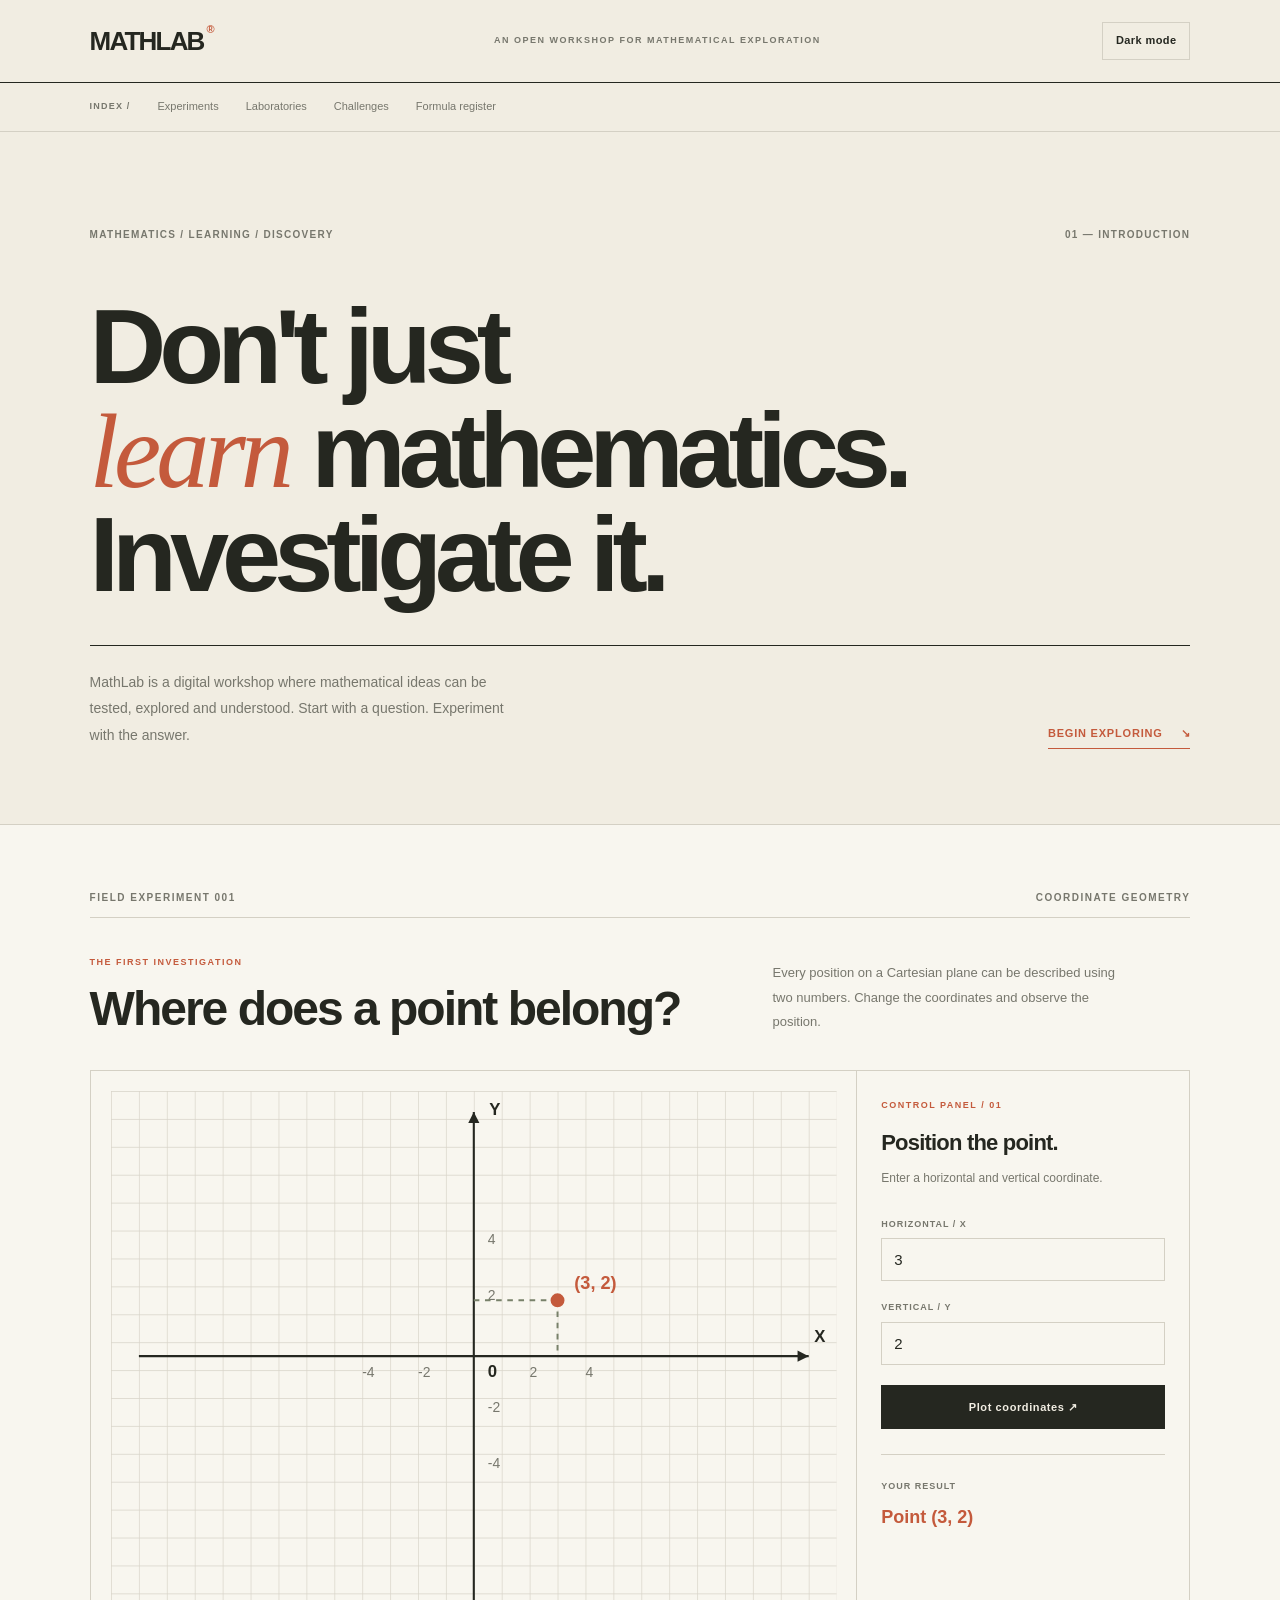
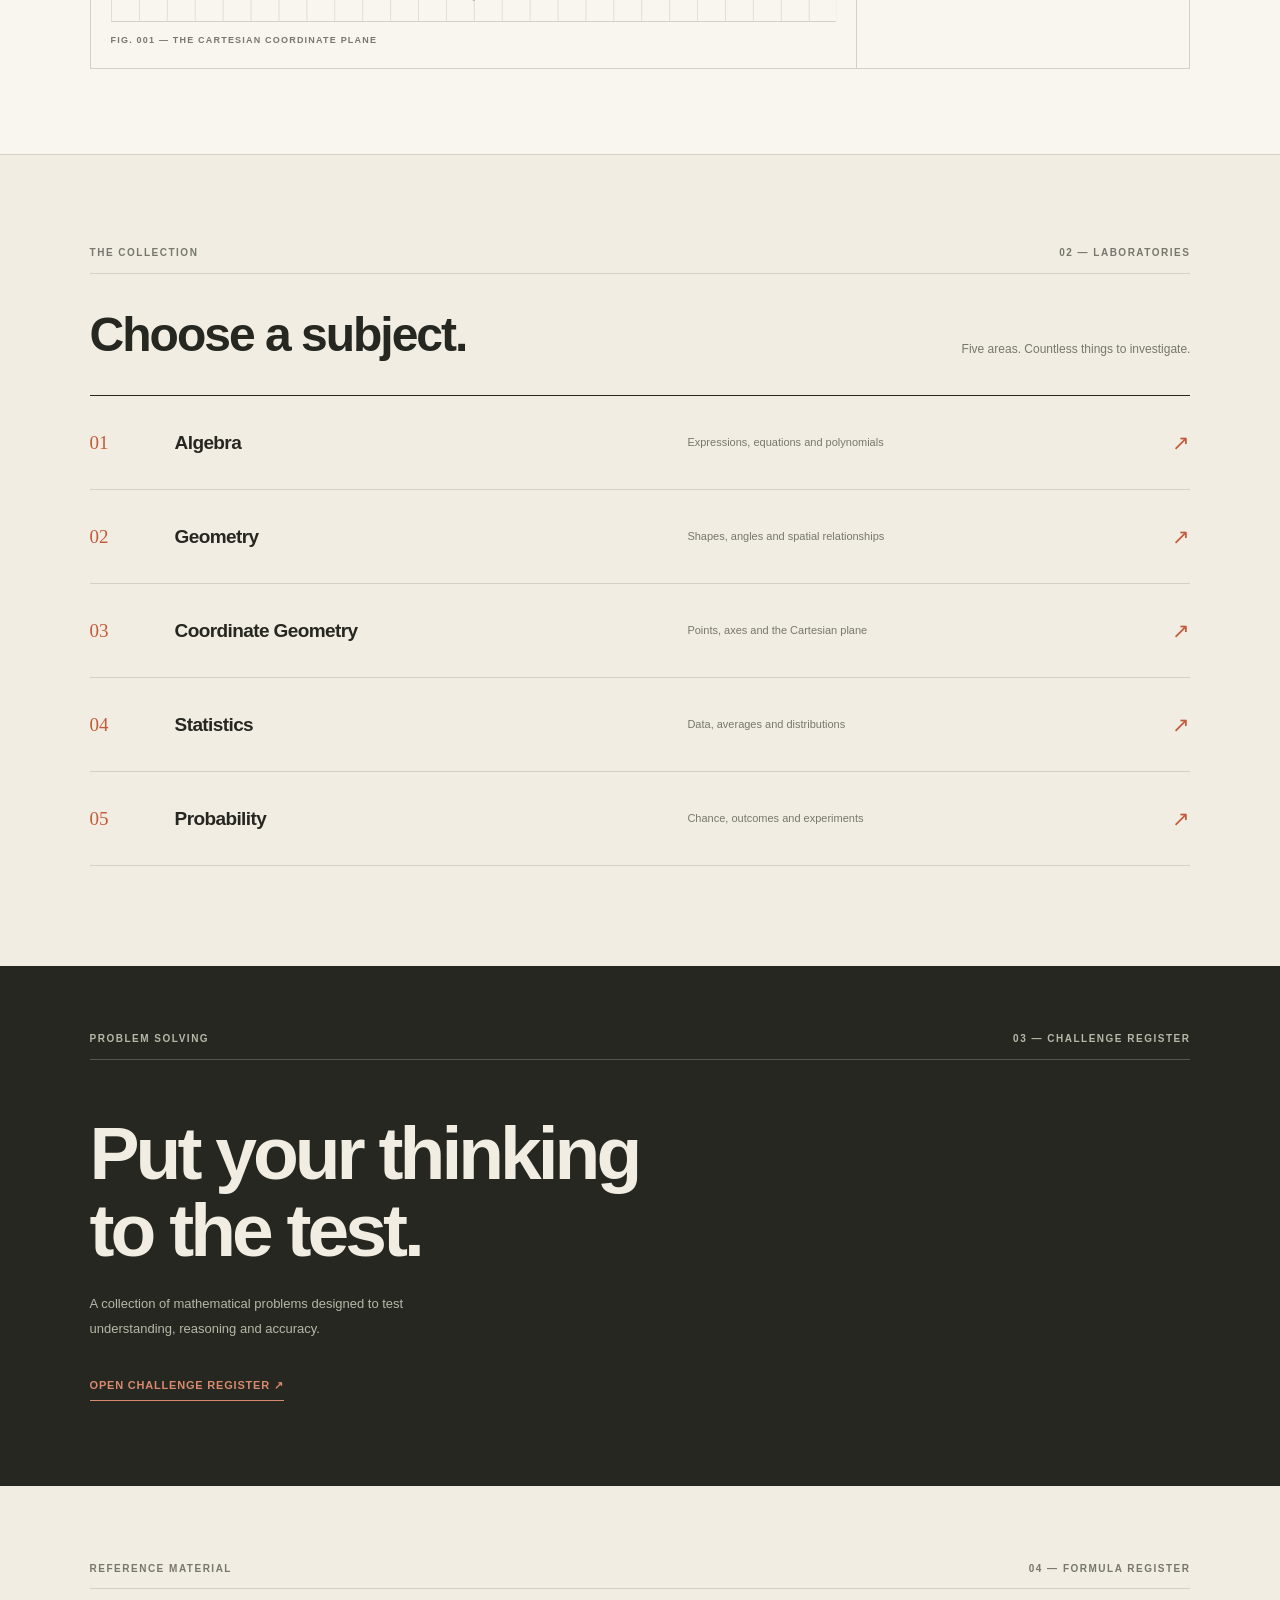
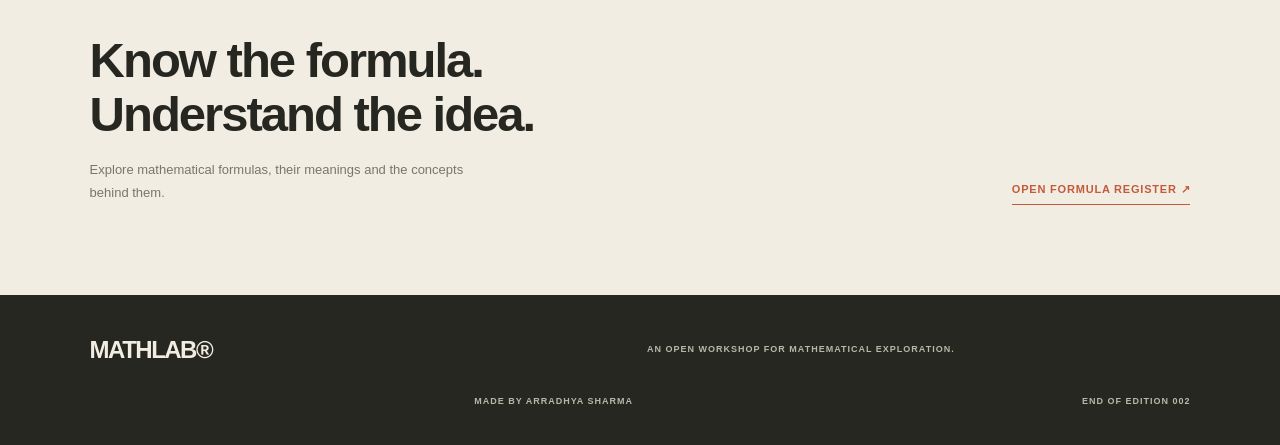
<file: index.html>
<!DOCTYPE html>
<html lang="en">
<head>
    <meta charset="UTF-8">
    <meta name="viewport" content="width=device-width, initial-scale=1.0">

    <meta name="description" content="MathLab is a hands-on workshop for exploring mathematics through experiments and visual learning.">

    <title>MathLab — The Mathematics Workshop</title>

    <link rel="stylesheet" href="style.css">
    <script src="script.js" defer></script>
</head>

<body>

    <!-- HEADER -->

    <header class="masthead">
        <a href="index.html" class="brand">
            MATHLAB<span>®</span>
        </a>

        <div class="masthead-caption">
            AN OPEN WORKSHOP FOR MATHEMATICAL EXPLORATION
        </div>

        <button id="theme-toggle" class="theme-toggle" type="button">
            Switch to dark
        </button>
    </header>


    <!-- NAVIGATION -->

    <nav class="navigation">
        <span class="nav-label">INDEX /</span>

        <a href="#experiments">Experiments</a>
        <a href="#laboratories">Laboratories</a>
        <a href="#challenges">Challenges</a>
        <a href="#formulas">Formula register</a>

        <span class="edition"></span>
    </nav>


    <main>

        <!-- INTRODUCTION -->

        <section class="opening" id="home">

            <div class="opening-meta">
                <span>MATHEMATICS / LEARNING / DISCOVERY</span>
                <span>01 — INTRODUCTION</span>
            </div>

            <h1>
                Don't just<br>
                <em>learn</em> mathematics.<br>
                Investigate it.
            </h1>

            <div class="opening-bottom">
                <p>
                    MathLab is a digital workshop where mathematical
                    ideas can be tested, explored and understood.
                    Start with a question. Experiment with the answer.
                </p>

                <a href="#experiments" class="text-action">
                    BEGIN EXPLORING <span>↘</span>
                </a>
            </div>

        </section>


        <!-- MAIN EXPERIMENT -->

        <section class="experiment-section" id="experiments">

            <div class="section-index">
                <span>FIELD EXPERIMENT 001</span>
                <span>COORDINATE GEOMETRY</span>
            </div>

            <div class="experiment-heading">
                <div>
                    <p class="small-label">THE FIRST INVESTIGATION</p>
                    <h2>Where does a point belong?</h2>
                </div>

                <p class="experiment-description">
                    Every position on a Cartesian plane can be
                    described using two numbers. Change the
                    coordinates and observe the position.
                </p>
            </div>

            <div class="experiment-layout">

                <div class="graph-area">

                    <svg id="coordinate-graph"
                         viewBox="0 0 520 380"
                         role="img"
                         aria-label="Interactive Cartesian coordinate plane">

                        <defs>
                            <pattern id="minor-grid"
                                     width="20"
                                     height="20"
                                     patternUnits="userSpaceOnUse">

                                <path d="M 20 0 L 0 0 0 20"
                                      fill="none"
                                      stroke="#D8D4C9"
                                      stroke-width="1"/>
                            </pattern>
                        </defs>

                        <rect width="520"
                              height="380"
                              fill="url(#minor-grid)"/>

                        <line x1="20" y1="190"
                              x2="500" y2="190"
                              class="graph-axis"/>

                        <line x1="260" y1="15"
                              x2="260" y2="365"
                              class="graph-axis"/>

                        <path d="M 500 190 l -8 -4 v 8 z"
                              class="axis-arrow"/>

                        <path d="M 260 15 l -4 8 h 8 z"
                              class="axis-arrow"/>

                        <text x="504" y="180" class="axis-label">X</text>
                        <text x="271" y="17" class="axis-label">Y</text>
                        <text x="270" y="205" class="axis-label">0</text>

                        <g class="graph-numbers">
                            <text x="300" y="205">2</text>
                            <text x="340" y="205">4</text>
                            <text x="220" y="205">-2</text>
                            <text x="180" y="205">-4</text>
                            <text x="270" y="150">2</text>
                            <text x="270" y="110">4</text>
                            <text x="270" y="230">-2</text>
                            <text x="270" y="270">-4</text>
                        </g>

                        <line id="point-guide-x"
                              x1="320" y1="150"
                              x2="320" y2="190"
                              class="point-guide"/>

                        <line id="point-guide-y"
                              x1="260" y1="150"
                              x2="320" y2="150"
                              class="point-guide"/>

                        <circle id="plotted-point"
                                cx="320"
                                cy="150"
                                r="6"
                                class="plotted-point"/>

                        <text id="point-label"
                              x="332"
                              y="142"
                              class="point-label">(3, 2)</text>

                    </svg>

                    <div class="graph-caption">
                        FIG. 001 — THE CARTESIAN COORDINATE PLANE
                    </div>

                </div>


                <div class="experiment-controls">

                    <p class="small-label">CONTROL PANEL / 01</p>

                    <h3>Position the point.</h3>

                    <p class="control-description">
                        Enter a horizontal and vertical coordinate.
                    </p>

                    <label for="point-x">HORIZONTAL / X</label>
                    <input type="number"
                           id="point-x"
                           value="3"
                           min="-10"
                           max="10">

                    <label for="point-y">VERTICAL / Y</label>
                    <input type="number"
                           id="point-y"
                           value="2"
                           min="-7"
                           max="7">

                    <button id="plot-button" class="plot-button" type="button">
                        Plot coordinates ↗
                    </button>

                    <div class="result-area">
                        <span>YOUR RESULT</span>
                        <p id="plot-result">Point (3, 2)</p>
                    </div>

                </div>

            </div>

        </section>


        <!-- LABORATORY INDEX -->

        <section class="laboratories" id="laboratories">

            <div class="section-index">
                <span>THE COLLECTION</span>
                <span>02 — LABORATORIES</span>
            </div>

            <div class="section-title-row">
                <h2>Choose a subject.</h2>
                <p>Five areas. Countless things to investigate.</p>
            </div>

            <div class="lab-list">

                <a href="pages/algebra.html" class="lab-entry">
                    <span class="lab-id">01</span>
                    <span class="lab-name">Algebra</span>
                    <span class="lab-detail">
                        Expressions, equations and polynomials
                    </span>
                    <span class="lab-arrow">↗</span>
                </a>

                <a href="pages/geometry.html" class="lab-entry">
                    <span class="lab-id">02</span>
                    <span class="lab-name">Geometry</span>
                    <span class="lab-detail">
                        Shapes, angles and spatial relationships
                    </span>
                    <span class="lab-arrow">↗</span>
                </a>

                <a href="pages/coordinates.html" class="lab-entry">
                    <span class="lab-id">03</span>
                    <span class="lab-name">Coordinate Geometry</span>
                    <span class="lab-detail">
                        Points, axes and the Cartesian plane
                    </span>
                    <span class="lab-arrow">↗</span>
                </a>

                <a href="pages/statistics.html" class="lab-entry">
                    <span class="lab-id">04</span>
                    <span class="lab-name">Statistics</span>
                    <span class="lab-detail">
                        Data, averages and distributions
                    </span>
                    <span class="lab-arrow">↗</span>
                </a>

                <a href="pages/probability.html" class="lab-entry">
                    <span class="lab-id">05</span>
                    <span class="lab-name">Probability</span>
                    <span class="lab-detail">
                        Chance, outcomes and experiments
                    </span>
                    <span class="lab-arrow">↗</span>
                </a>

            </div>

        </section>


        <!-- CHALLENGES -->

        <section class="challenge-section" id="challenges">

            <div class="section-index">
                <span>PROBLEM SOLVING</span>
                <span>03 — CHALLENGE REGISTER</span>
            </div>

            <div class="challenge-content">
                <h2>Put your thinking<br>to the test.</h2>

                <p>
                    A collection of mathematical problems designed
                    to test understanding, reasoning and accuracy.
                </p>

                <a href="pages/challenges.html" class="text-action">
                    OPEN CHALLENGE REGISTER ↗
                </a>
            </div>

        </section>


        <!-- FORMULA LIBRARY -->

        <section class="formula-section" id="formulas">

            <div class="section-index">
                <span>REFERENCE MATERIAL</span>
                <span>04 — FORMULA REGISTER</span>
            </div>

            <div class="formula-content">
                <div>
                    <h2>Know the formula.<br>Understand the idea.</h2>

                    <p>
                        Explore mathematical formulas, their meanings
                        and the concepts behind them.
                    </p>
                </div>

                <a href="pages/formulas.html" class="text-action">
                    OPEN FORMULA REGISTER ↗
                </a>
            </div>

        </section>

    </main>


    <!-- FOOTER -->

    <footer class="footer">

        <div class="footer-brand">MATHLAB®</div>

        <p>AN OPEN WORKSHOP FOR MATHEMATICAL EXPLORATION.</p>

        <p>MADE BY ARRADHYA SHARMA</p>

        <span>END OF EDITION 002</span>

    </footer>

</body>
</html>
</file>
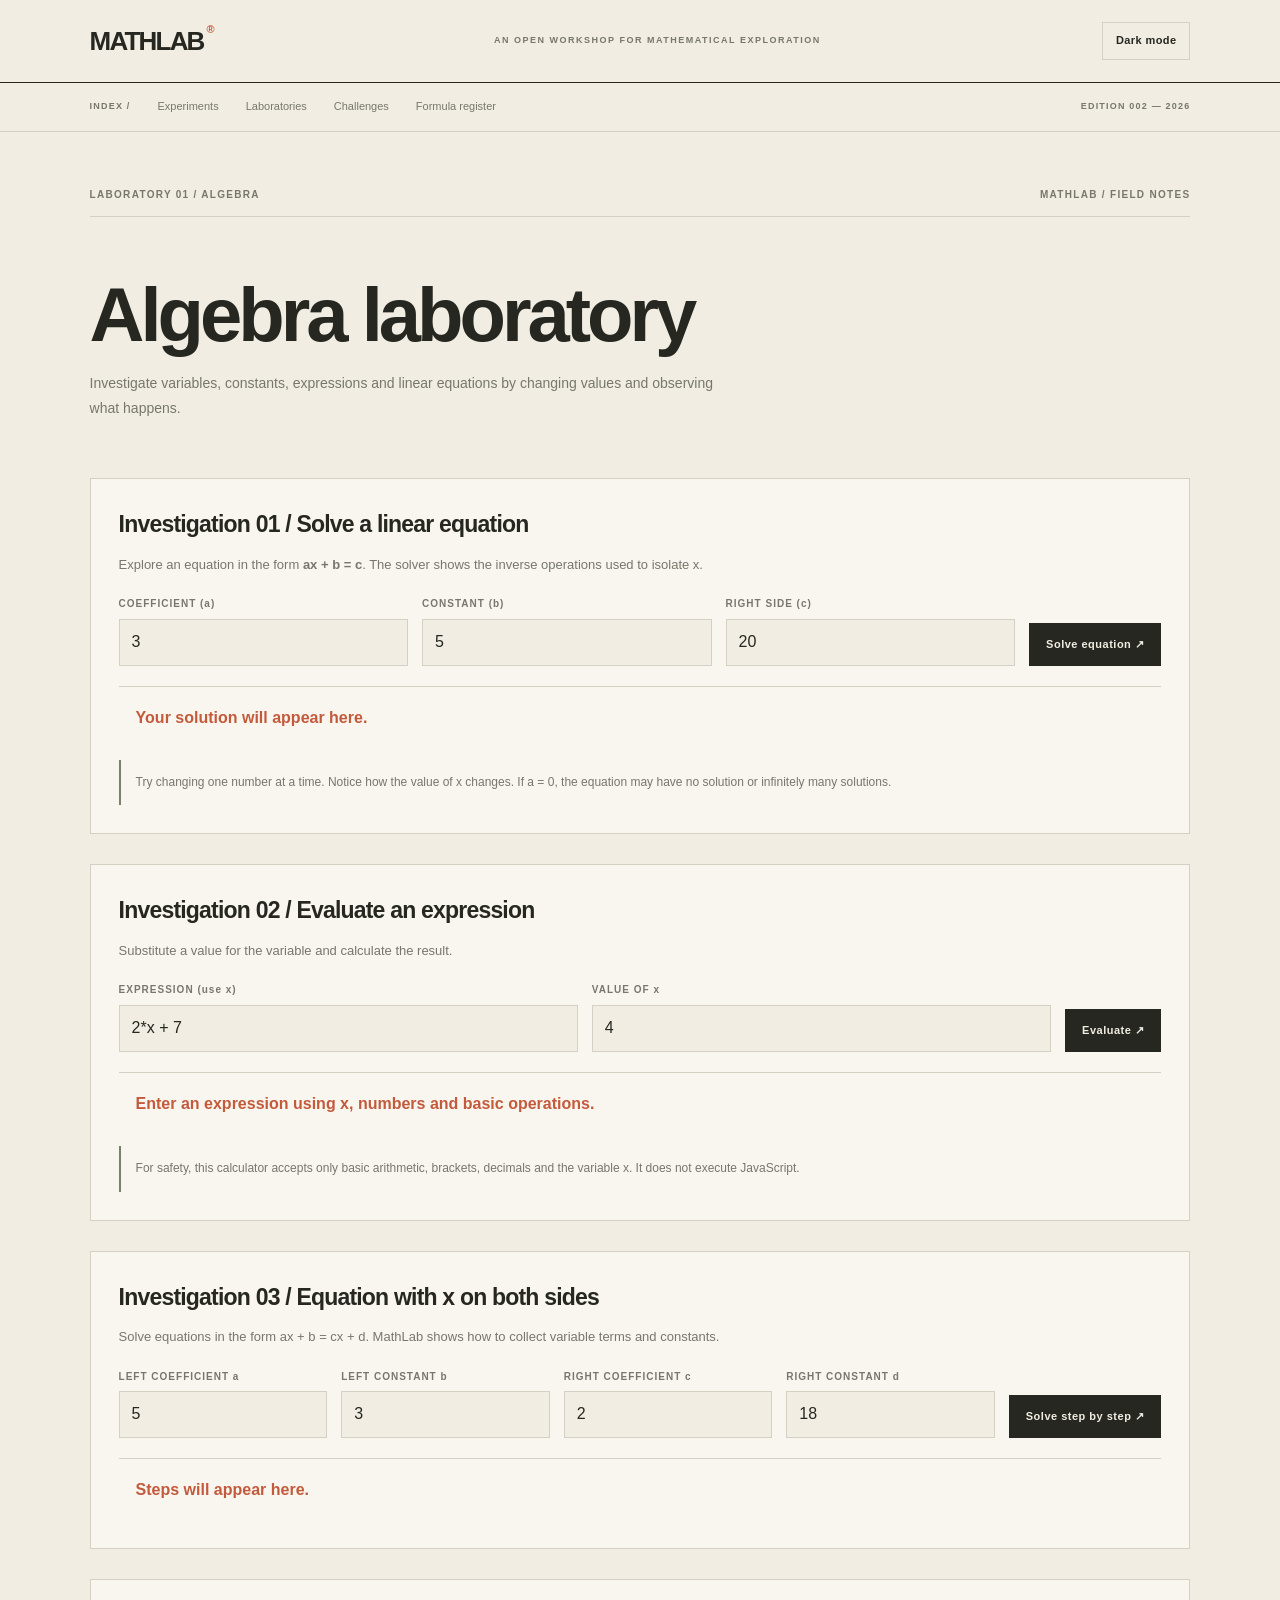
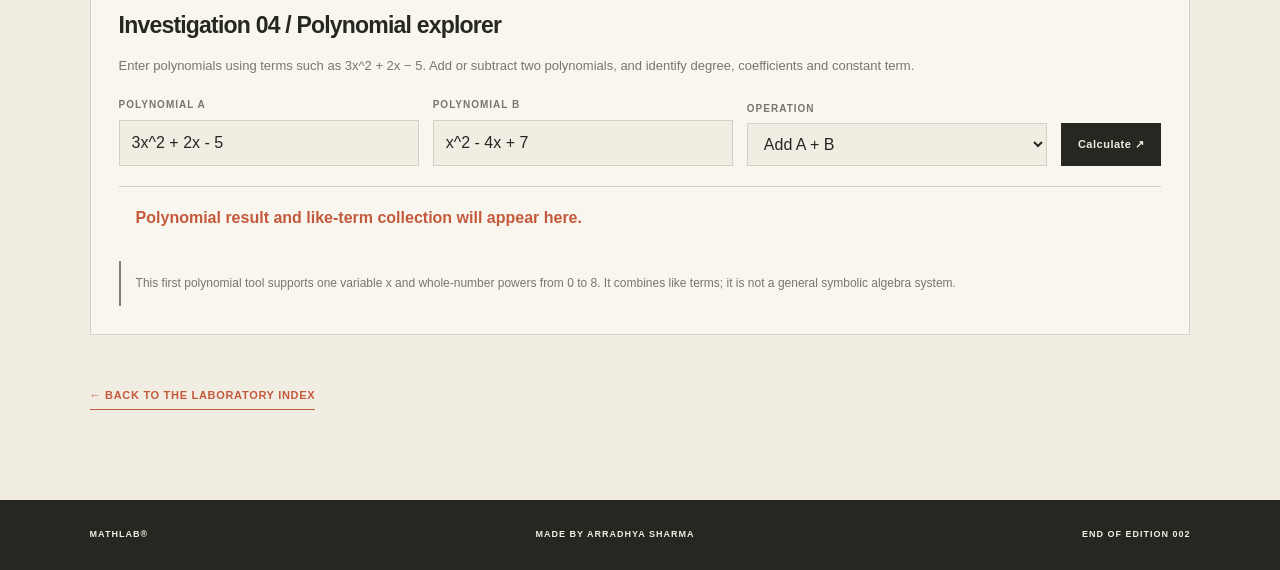
<file: algebra.html>
<!DOCTYPE html>
<html lang="en">
<head>
<meta charset="UTF-8">
<meta name="viewport" content="width=device-width, initial-scale=1.0">
<meta name="description" content="Investigate variables, constants, expressions and linear equations by changing values and observing what happens.">
<title>Algebra laboratory — MathLab</title>
<link rel="stylesheet" href="../style.css">
<link rel="stylesheet" href="../pages.css">
<script src="../script.js" defer></script>
<script src="../js/algebra.js" defer></script>
</head>
<body>
<header class="masthead">
  <a href="../index.html" class="brand">MATHLAB<span>®</span></a>
  <div class="masthead-caption">AN OPEN WORKSHOP FOR MATHEMATICAL EXPLORATION</div>
  <button id="theme-toggle" class="theme-toggle" type="button">Dark mode</button>
</header>
<nav class="navigation">
  <span class="nav-label">INDEX /</span>
  <a href="../index.html#experiments">Experiments</a>
  <a href="../index.html#laboratories">Laboratories</a>
  <a href="challenges.html">Challenges</a>
  <a href="formulas.html">Formula register</a>
  <span class="edition">EDITION 002 — 2026</span>
</nav>
<main class="page-main">
  <div class="page-topline"><span>LABORATORY 01 / ALGEBRA</span><span>MATHLAB / FIELD NOTES</span></div>
  <section class="page-intro"><h1>Algebra laboratory</h1><p>Investigate variables, constants, expressions and linear equations by changing values and observing what happens.</p></section>
  
<section class="workspace">
<h2>Investigation 01 / Solve a linear equation</h2>
<p>Explore an equation in the form <strong>ax + b = c</strong>. The solver shows the inverse operations used to isolate x.</p>
<div class="control-row">
 <div class="field"><label for="a">COEFFICIENT (a)</label><input id="a" type="number" value="3"></div>
 <div class="field"><label for="b">CONSTANT (b)</label><input id="b" type="number" value="5"></div>
 <div class="field"><label for="c">RIGHT SIDE (c)</label><input id="c" type="number" value="20"></div>
 <button class="action-button" id="solve-equation">Solve equation ↗</button>
</div>
<div class="output" id="equation-output" aria-live="polite">Your solution will appear here.</div>
<div class="note">Try changing one number at a time. Notice how the value of x changes. If a = 0, the equation may have no solution or infinitely many solutions.</div>
</section>
<section class="workspace">
<h2>Investigation 02 / Evaluate an expression</h2>
<p>Substitute a value for the variable and calculate the result.</p>
<div class="control-row">
 <div class="field"><label for="expression">EXPRESSION (use x)</label><input id="expression" value="2*x + 7" autocomplete="off"></div>
 <div class="field"><label for="variable-value">VALUE OF x</label><input id="variable-value" type="number" value="4"></div>
 <button class="action-button" id="evaluate-expression">Evaluate ↗</button>
</div>
<div class="output" id="expression-output" aria-live="polite">Enter an expression using x, numbers and basic operations.</div>
<div class="note">For safety, this calculator accepts only basic arithmetic, brackets, decimals and the variable x. It does not execute JavaScript.</div>
</section>
<section class="workspace">
<h2>Investigation 03 / Equation with x on both sides</h2>
<p>Solve equations in the form ax + b = cx + d. MathLab shows how to collect variable terms and constants.</p>
<div class="control-row"><div class="field"><label for="eq-a">LEFT COEFFICIENT a</label><input id="eq-a" type="number" value="5"></div><div class="field"><label for="eq-b">LEFT CONSTANT b</label><input id="eq-b" type="number" value="3"></div><div class="field"><label for="eq-c">RIGHT COEFFICIENT c</label><input id="eq-c" type="number" value="2"></div><div class="field"><label for="eq-d">RIGHT CONSTANT d</label><input id="eq-d" type="number" value="18"></div><button class="action-button" id="solve-both-sides">Solve step by step ↗</button></div><div class="output" id="both-sides-output" aria-live="polite">Steps will appear here.</div>
</section>
<section class="workspace">
<h2>Investigation 04 / Polynomial explorer</h2>
<p>Enter polynomials using terms such as 3x^2 + 2x − 5. Add or subtract two polynomials, and identify degree, coefficients and constant term.</p>
<div class="control-row"><div class="field"><label for="poly-one">POLYNOMIAL A</label><input id="poly-one" value="3x^2 + 2x - 5"></div><div class="field"><label for="poly-two">POLYNOMIAL B</label><input id="poly-two" value="x^2 - 4x + 7"></div><div class="field"><label for="poly-operation">OPERATION</label><select id="poly-operation"><option value="add">Add A + B</option><option value="subtract">Subtract A − B</option></select></div><button class="action-button" id="poly-calculate">Calculate ↗</button></div><div class="output" id="poly-output" aria-live="polite">Polynomial result and like-term collection will appear here.</div>
<div class="note">This first polynomial tool supports one variable x and whole-number powers from 0 to 8. It combines like terms; it is not a general symbolic algebra system.</div>
</section>
  <a class="back-link" href="../index.html#laboratories">← BACK TO THE LABORATORY INDEX</a>
</main>
<footer class="page-footer"><strong>MATHLAB®</strong><span>MADE BY ARRADHYA SHARMA</span><span>END OF EDITION 002</span></footer>
</body>
</html>
</file>
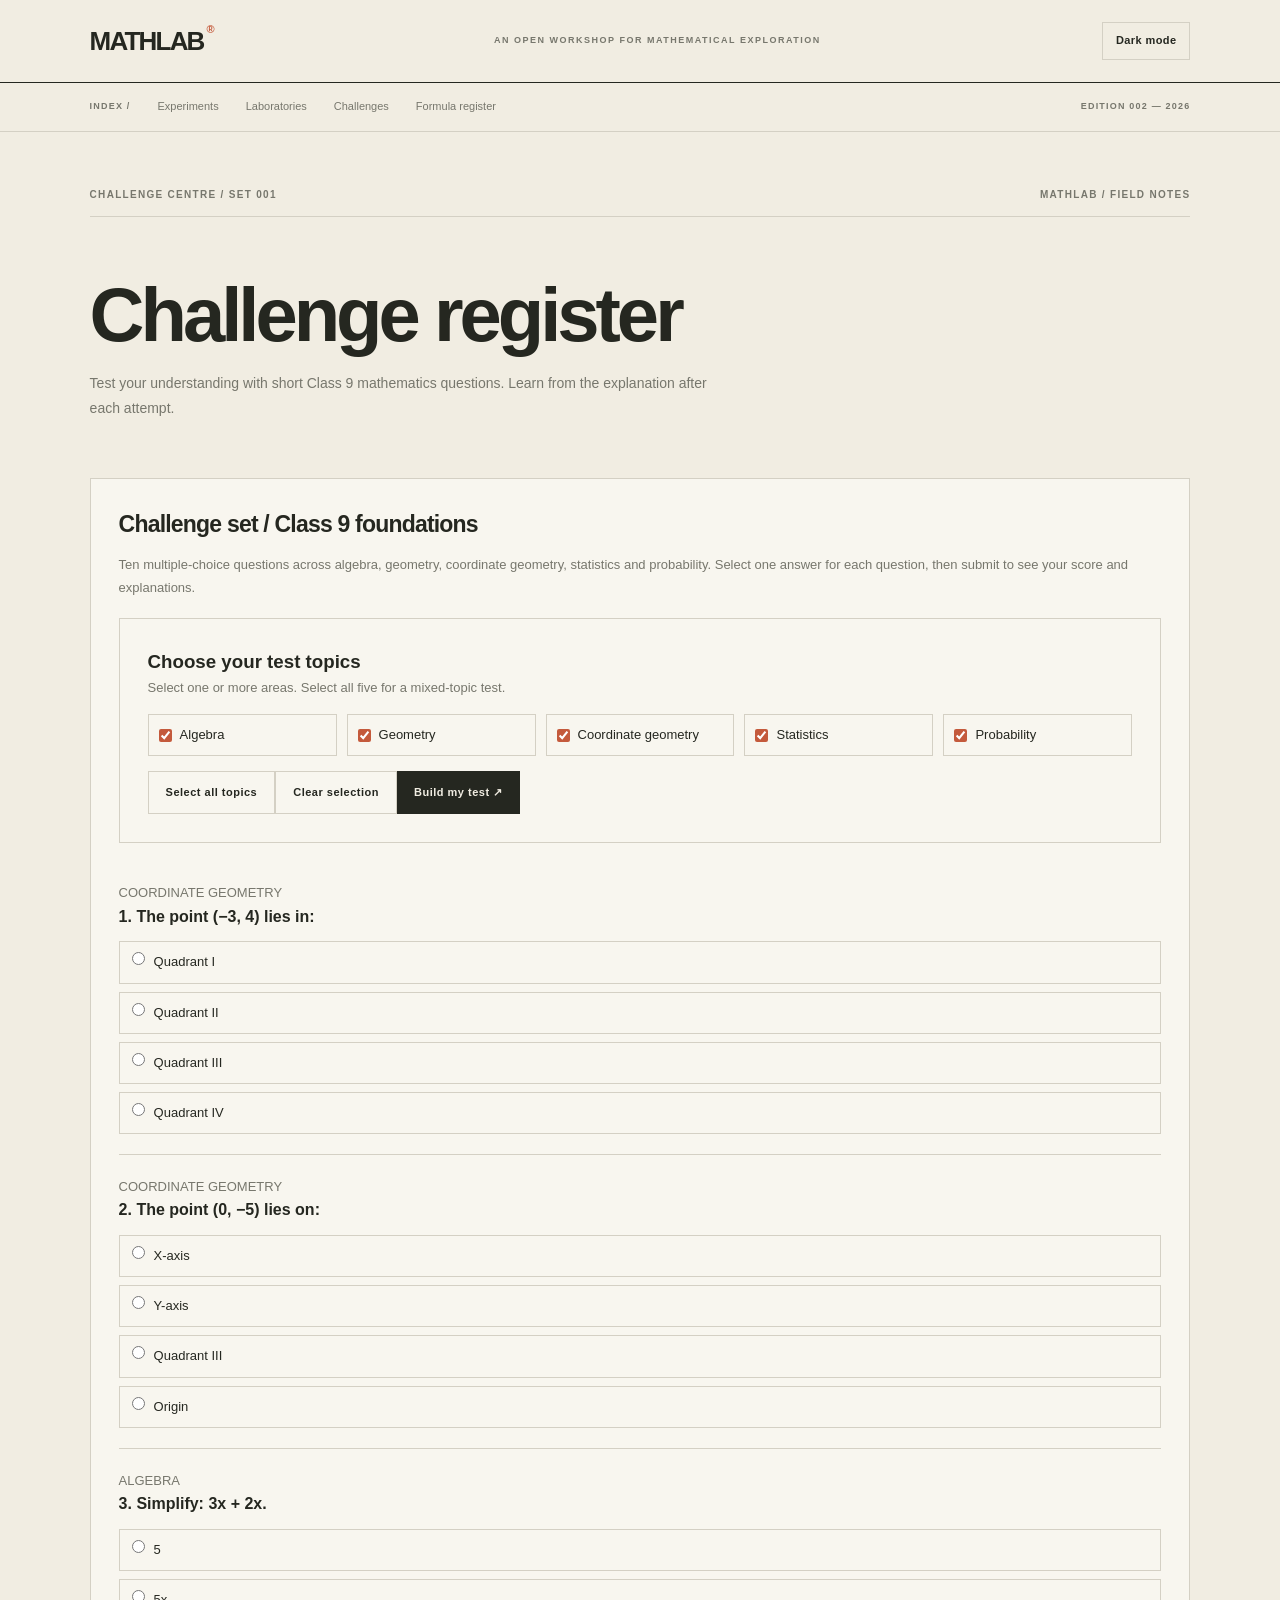
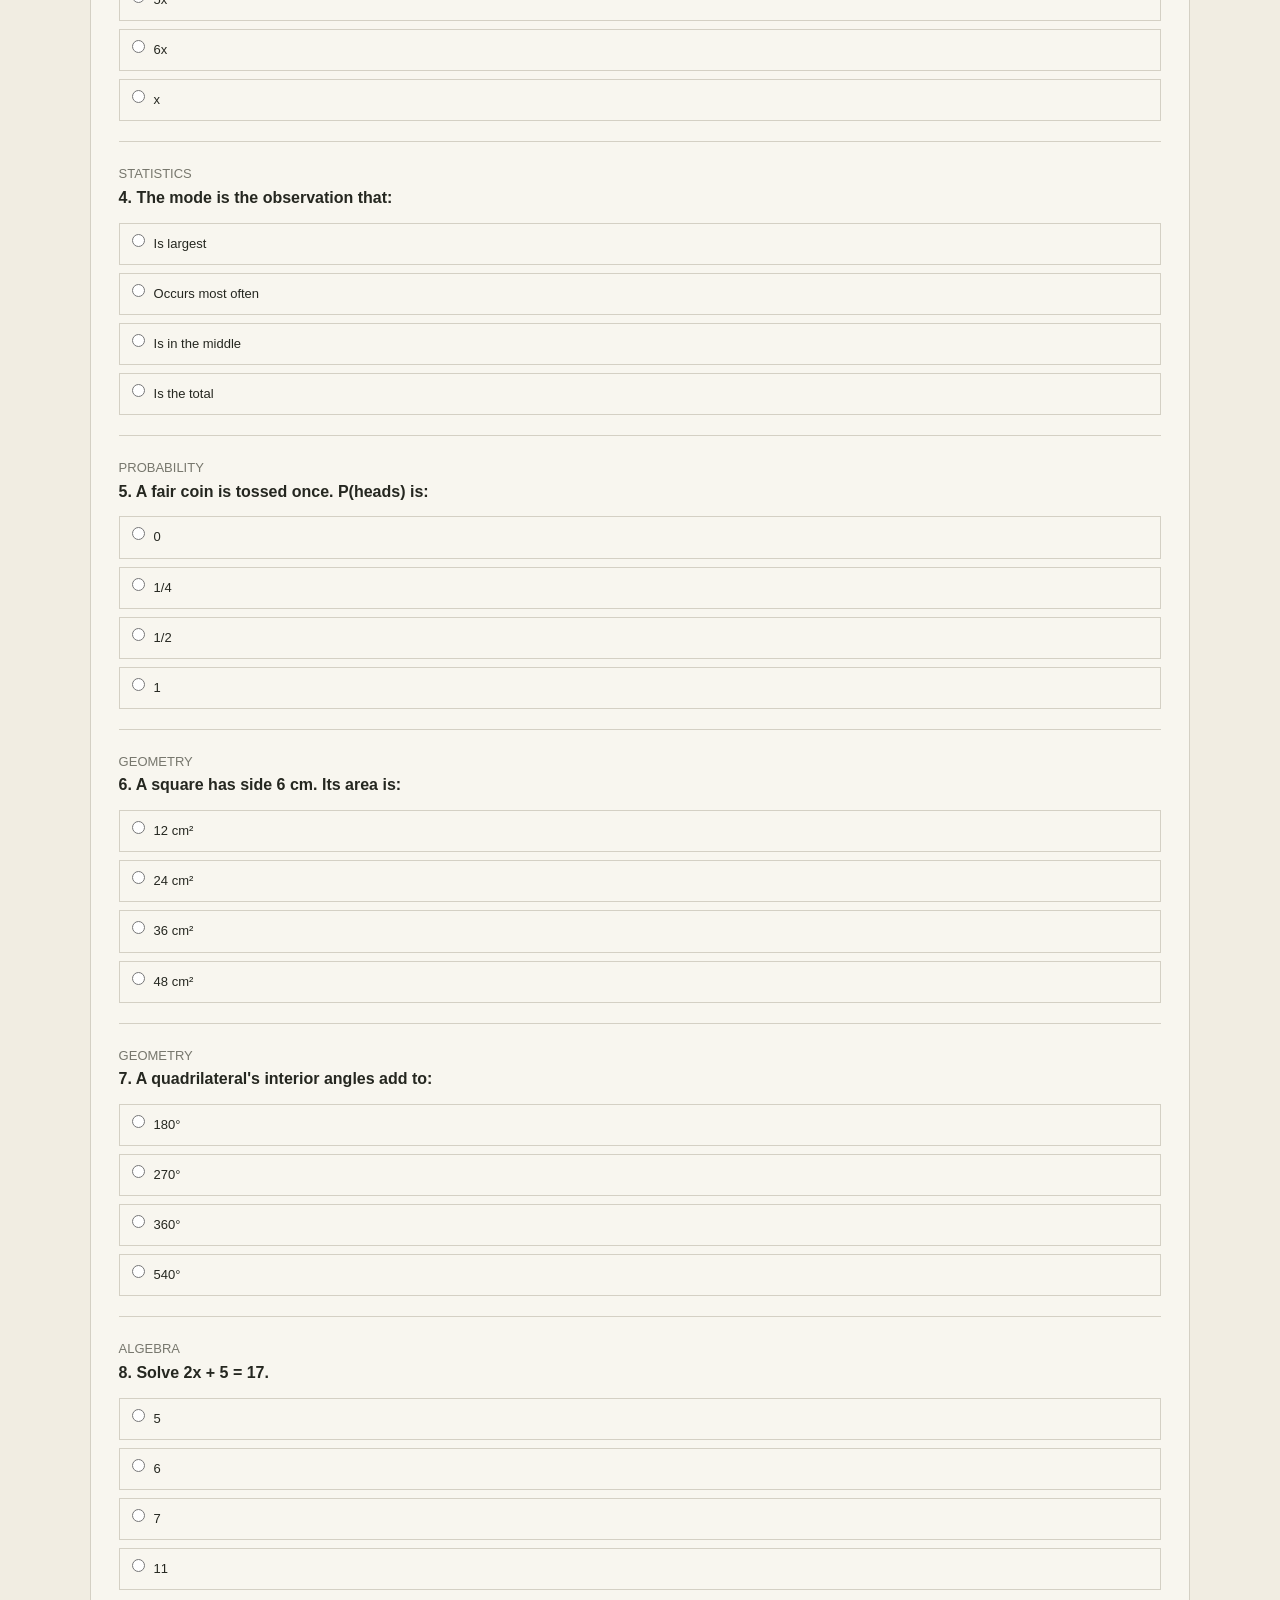
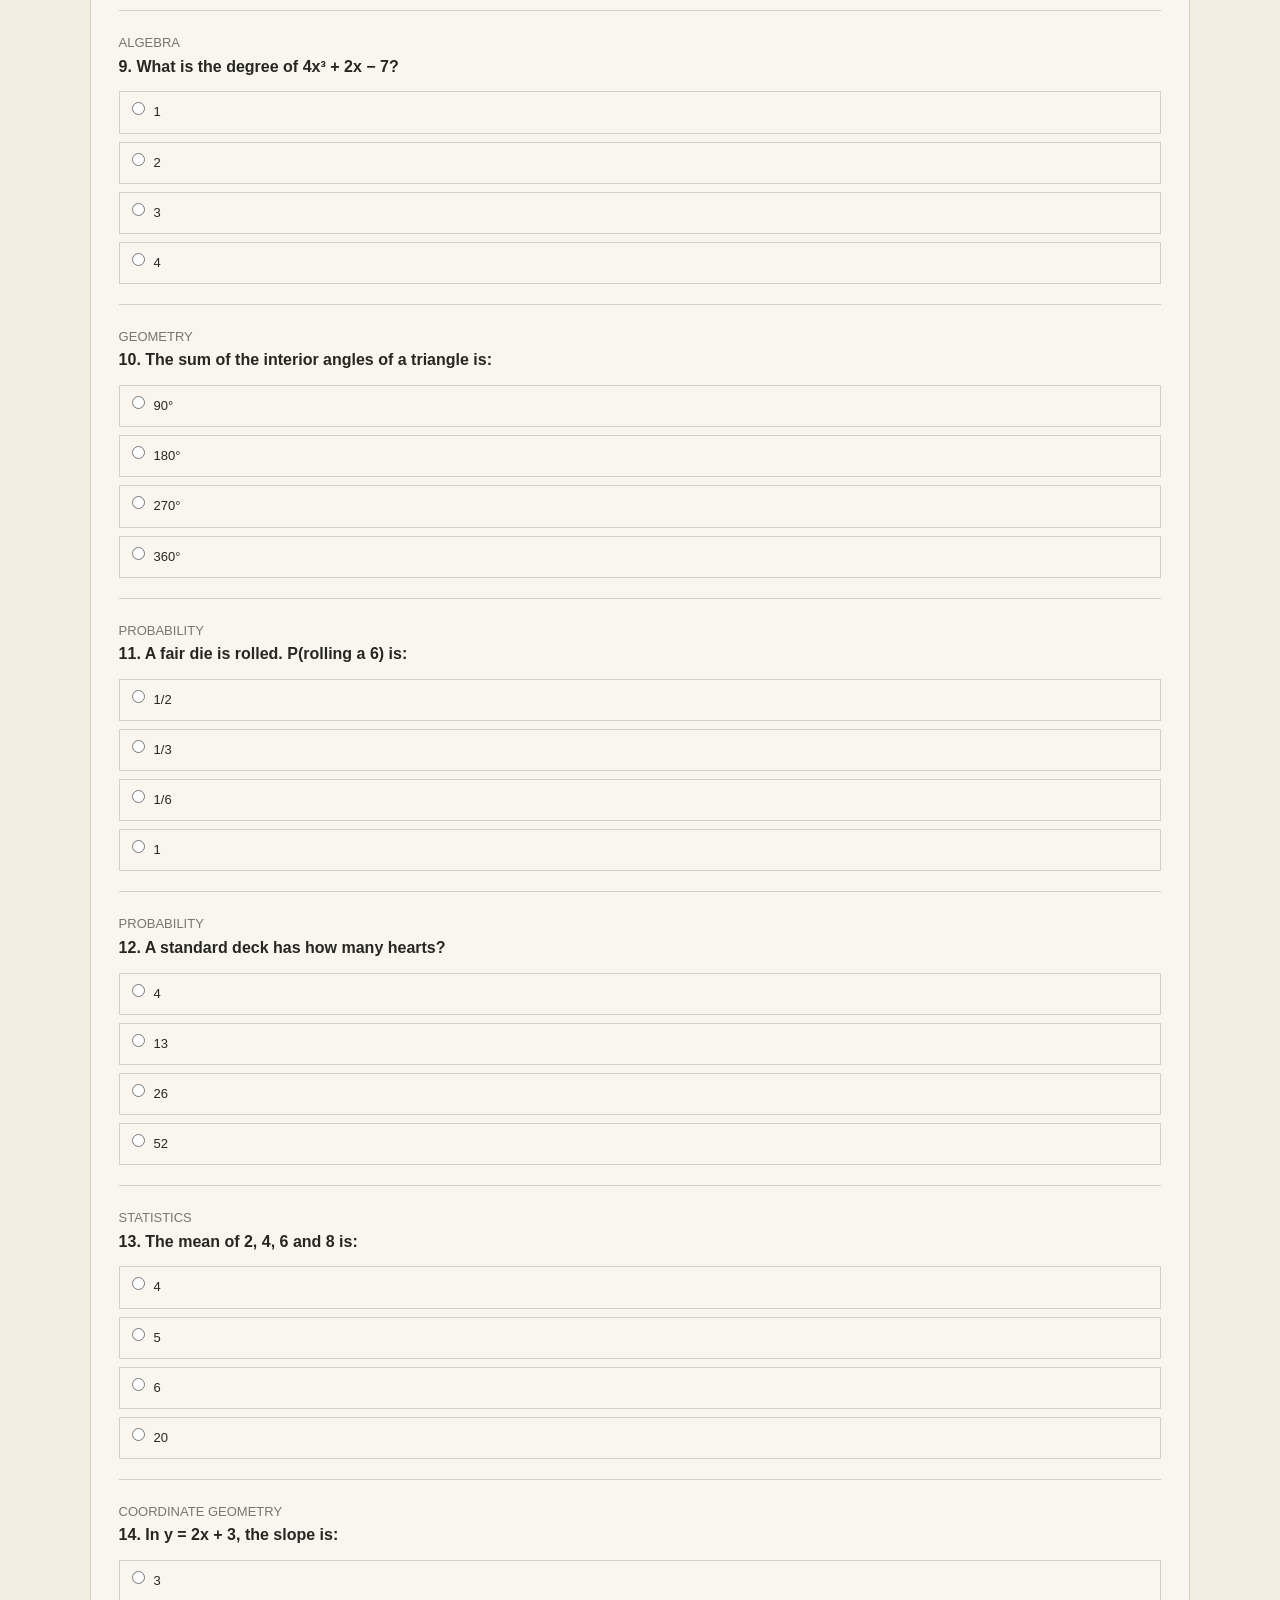
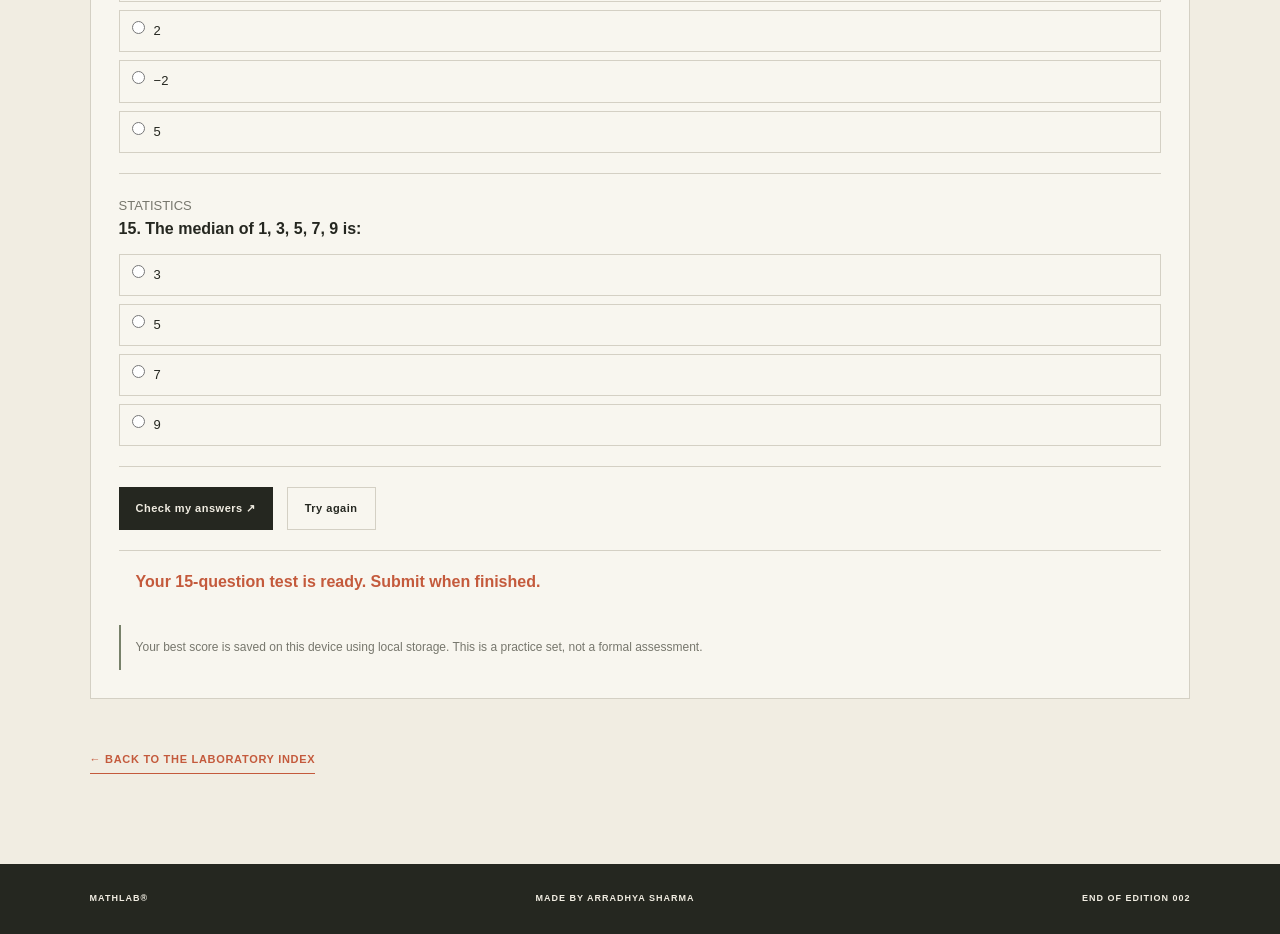
<file: challenges.html>
<!DOCTYPE html>
<html lang="en">
<head>
<meta charset="UTF-8">
<meta name="viewport" content="width=device-width, initial-scale=1.0">
<meta name="description" content="Test your understanding with short Class 9 mathematics questions. Learn from the explanation after each attempt.">
<title>Challenge register — MathLab</title>
<link rel="stylesheet" href="../style.css">
<link rel="stylesheet" href="../pages.css">
<script src="../script.js" defer></script>
<script src="../js/challenges.js" defer></script>
</head>
<body>
<header class="masthead">
  <a href="../index.html" class="brand">MATHLAB<span>®</span></a>
  <div class="masthead-caption">AN OPEN WORKSHOP FOR MATHEMATICAL EXPLORATION</div>
  <button id="theme-toggle" class="theme-toggle" type="button">Dark mode</button>
</header>
<nav class="navigation">
  <span class="nav-label">INDEX /</span>
  <a href="../index.html#experiments">Experiments</a>
  <a href="../index.html#laboratories">Laboratories</a>
  <a href="challenges.html">Challenges</a>
  <a href="formulas.html">Formula register</a>
  <span class="edition">EDITION 002 — 2026</span>
</nav>
<main class="page-main">
  <div class="page-topline"><span>CHALLENGE CENTRE / SET 001</span><span>MATHLAB / FIELD NOTES</span></div>
  <section class="page-intro"><h1>Challenge register</h1><p>Test your understanding with short Class 9 mathematics questions. Learn from the explanation after each attempt.</p></section>
  
<section class="workspace">
<h2>Challenge set / Class 9 foundations</h2>
<p>Ten multiple-choice questions across algebra, geometry, coordinate geometry, statistics and probability. Select one answer for each question, then submit to see your score and explanations.</p>
<div class="workspace" style="margin:18px 0"><h3>Choose your test topics</h3><p>Select one or more areas. Select all five for a mixed-topic test.</p><div class="topic-picker"><label><input type="checkbox" name="topic" value="Algebra" checked> Algebra</label><label><input type="checkbox" name="topic" value="Geometry" checked> Geometry</label><label><input type="checkbox" name="topic" value="Coordinate geometry" checked> Coordinate geometry</label><label><input type="checkbox" name="topic" value="Statistics" checked> Statistics</label><label><input type="checkbox" name="topic" value="Probability" checked> Probability</label></div><button class="action-button secondary-button" id="select-all-topics" type="button">Select all topics</button><button class="action-button secondary-button" id="clear-topics" type="button">Clear selection</button><button class="action-button" id="build-challenge" type="button">Build my test ↗</button></div><div id="challenge-questions"></div>
<div class="control-row"><button class="action-button" id="submit-challenge">Check my answers ↗</button><button class="action-button secondary-button" id="reset-challenge">Try again</button></div>
<div class="output" id="challenge-result" aria-live="polite">Your score and explanations will appear here.</div>
<div class="note">Your best score is saved on this device using local storage. This is a practice set, not a formal assessment.</div>
</section>
  <a class="back-link" href="../index.html#laboratories">← BACK TO THE LABORATORY INDEX</a>
</main>
<footer class="page-footer"><strong>MATHLAB®</strong><span>MADE BY ARRADHYA SHARMA</span><span>END OF EDITION 002</span></footer>
</body>
</html>
</file>
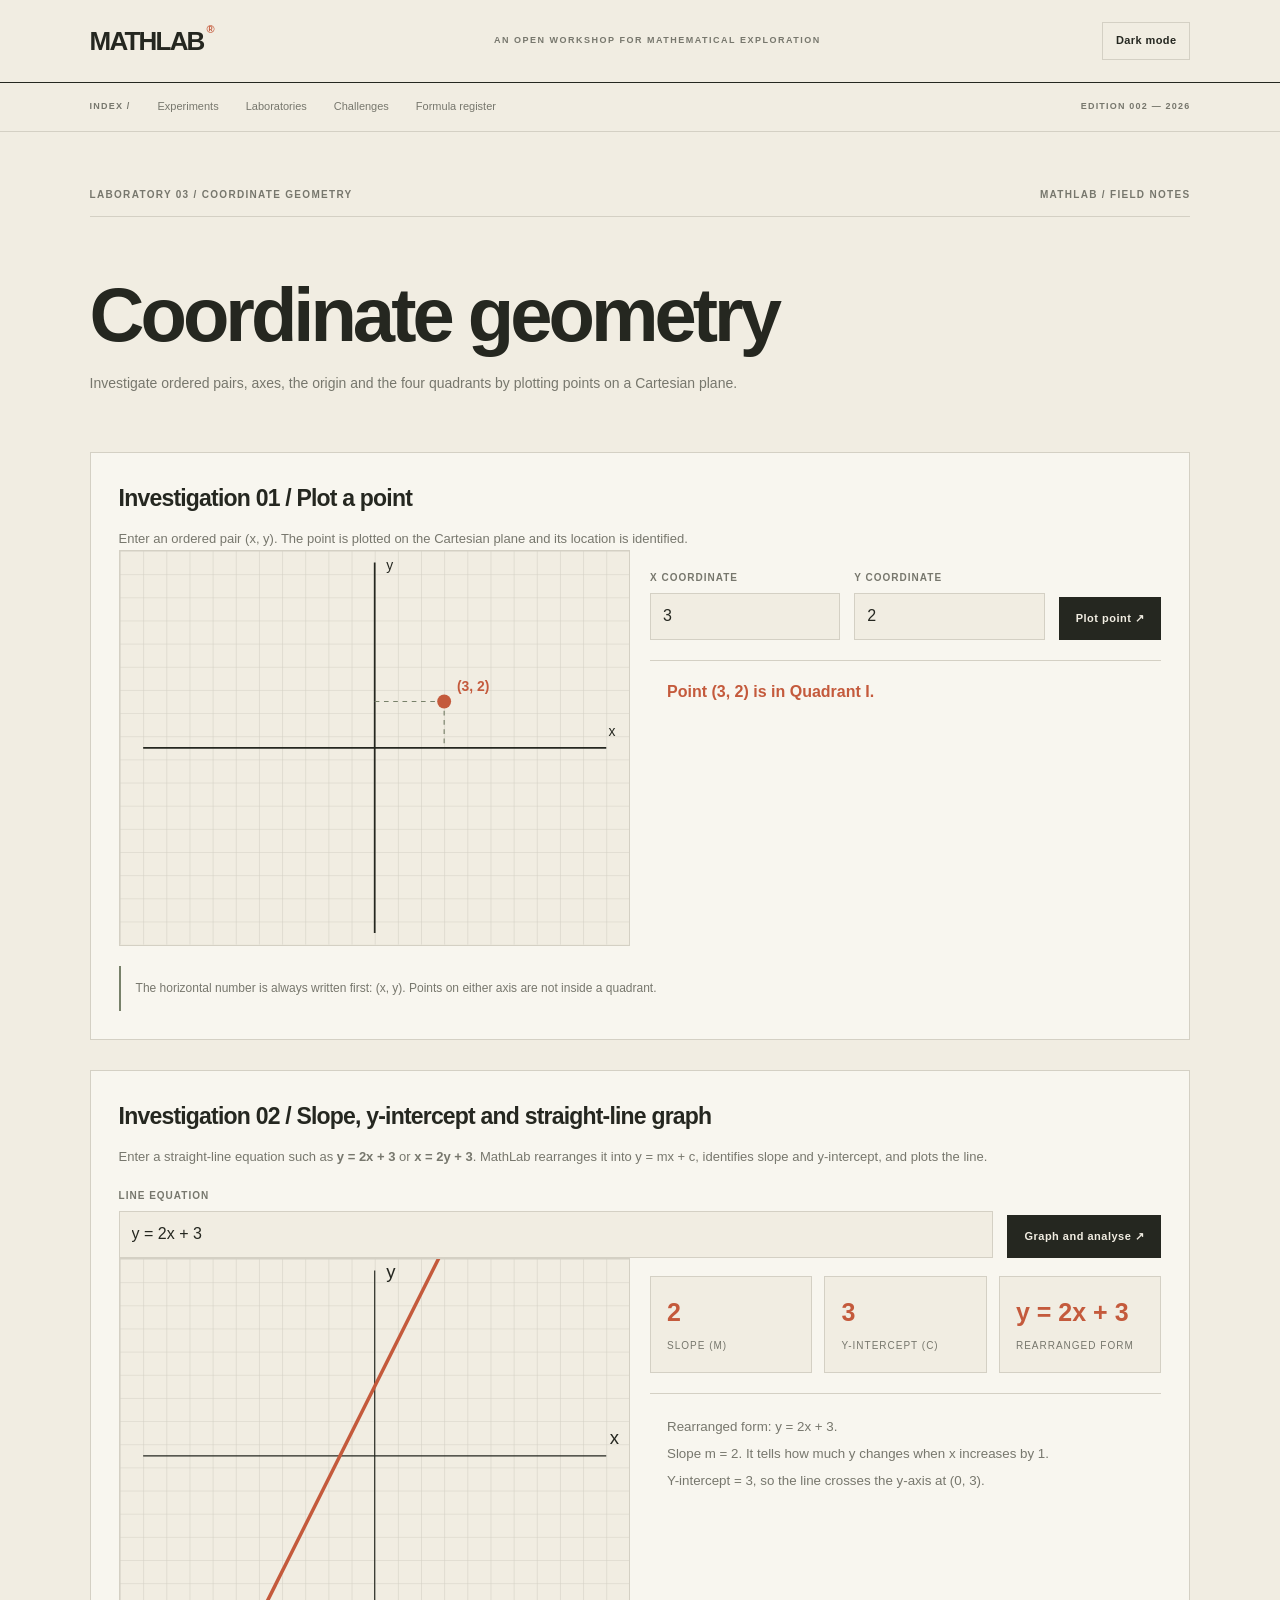
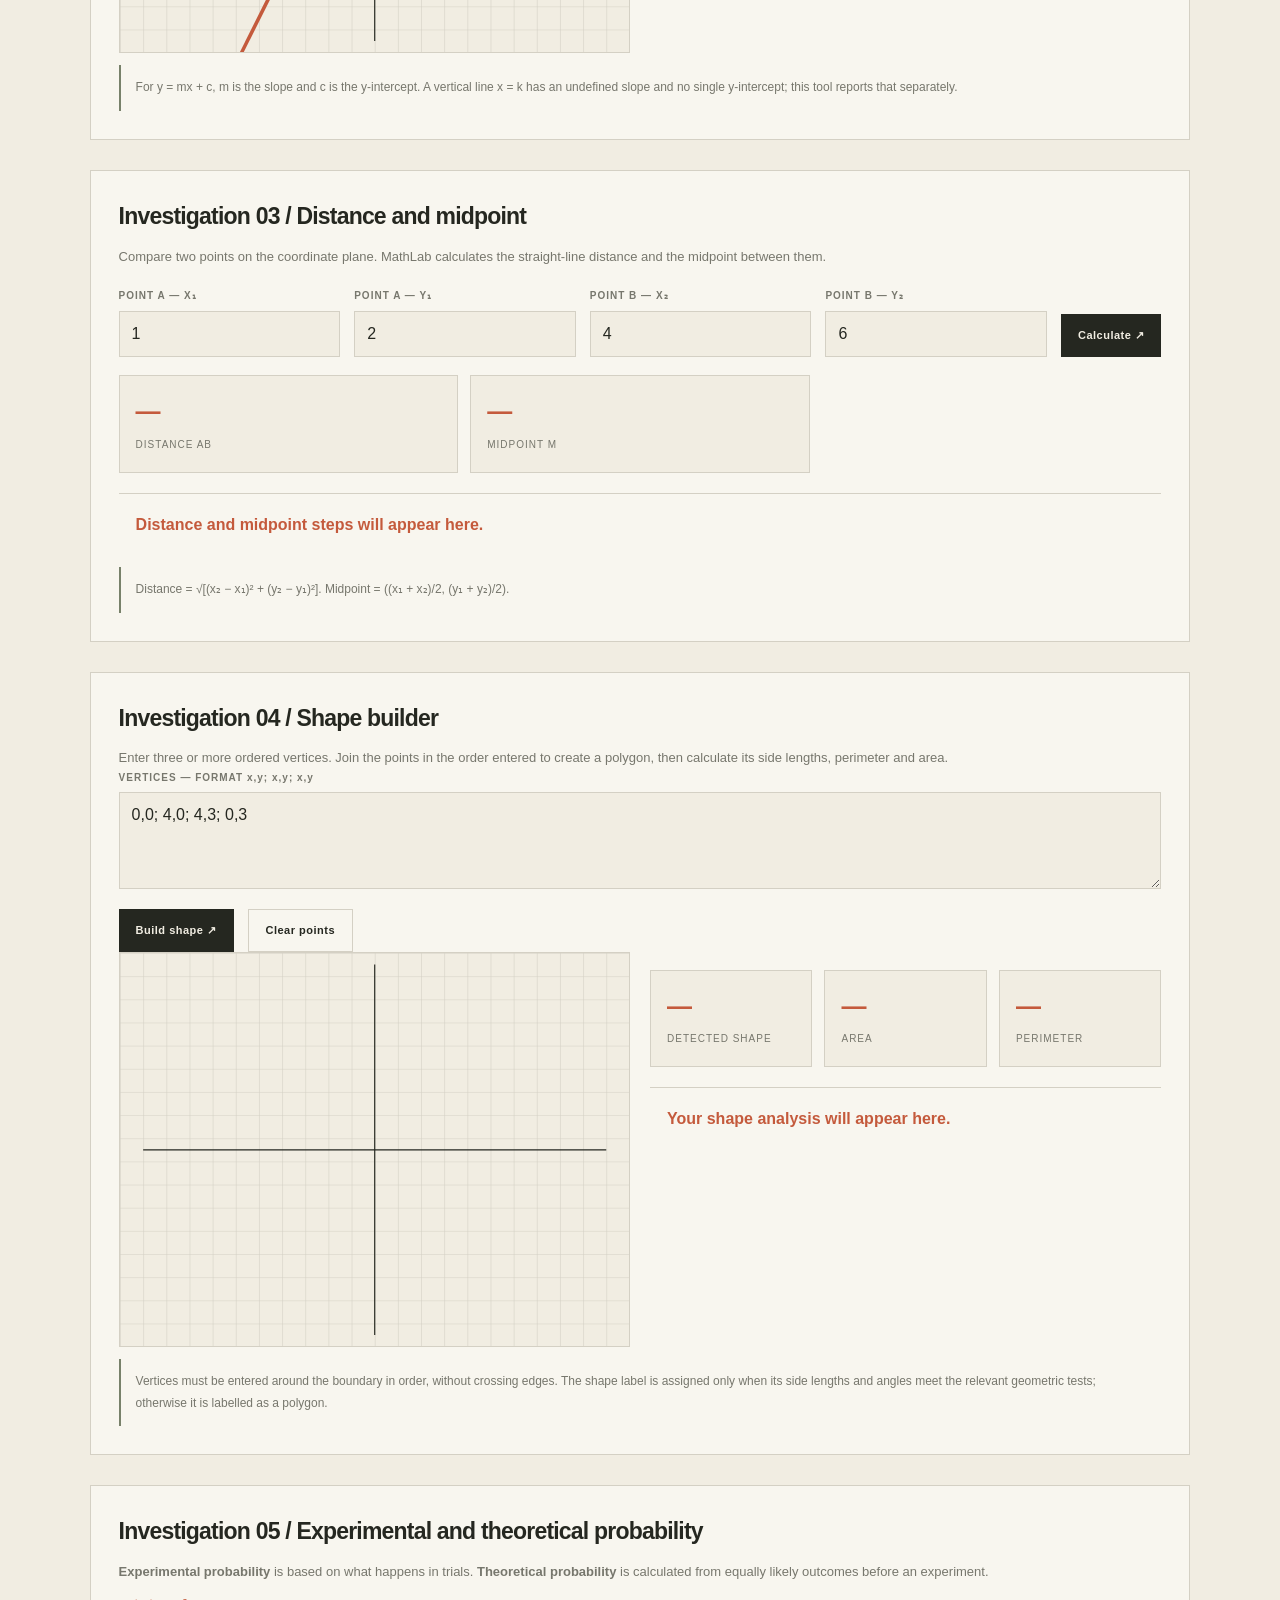
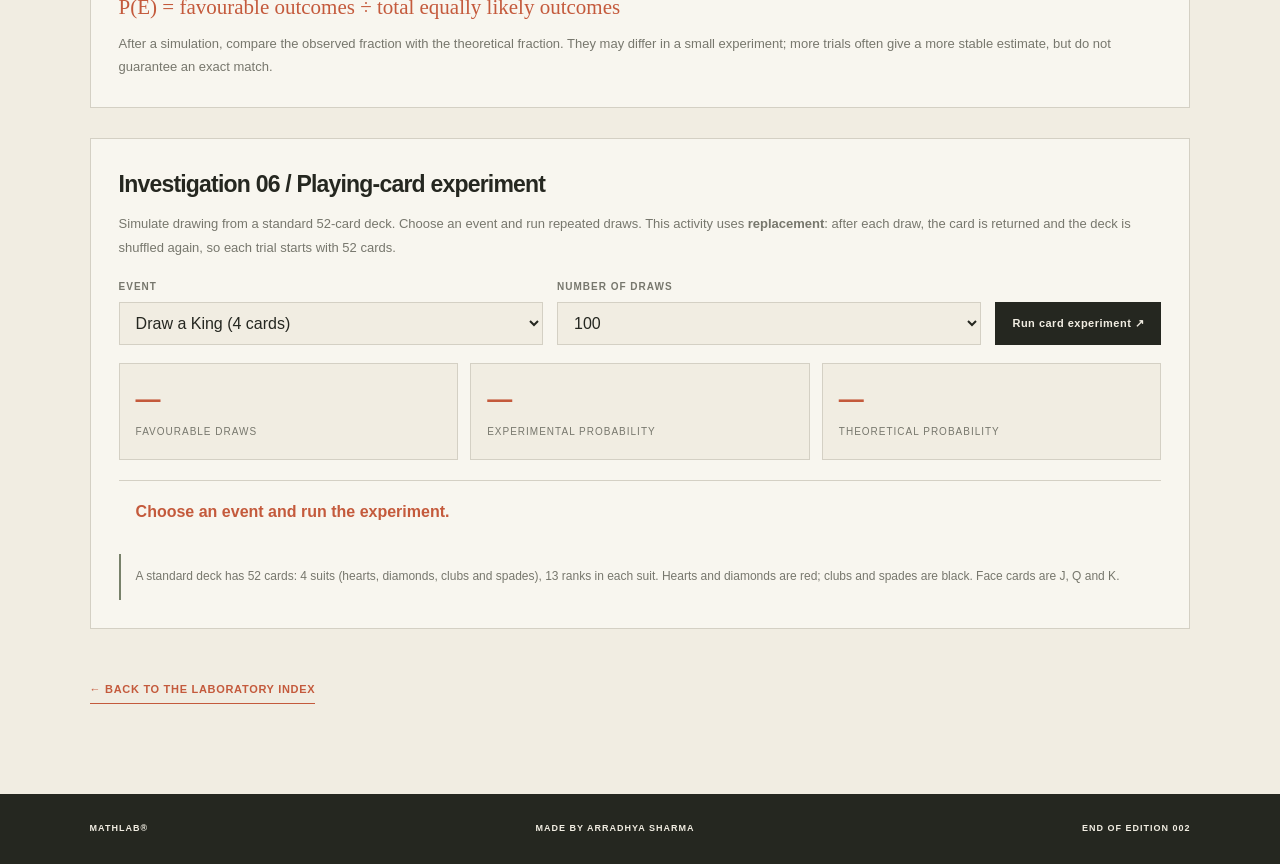
<file: coordinates.html>
<!DOCTYPE html>
<html lang="en">
<head>
<meta charset="UTF-8">
<meta name="viewport" content="width=device-width, initial-scale=1.0">
<meta name="description" content="Investigate ordered pairs, axes, the origin and the four quadrants by plotting points on a Cartesian plane.">
<title>Coordinate geometry — MathLab</title>
<link rel="stylesheet" href="../style.css">
<link rel="stylesheet" href="../pages.css">
<script src="../script.js" defer></script>
<script src="../js/coordinates.js" defer></script>
</head>
<body>
<header class="masthead">
  <a href="../index.html" class="brand">MATHLAB<span>®</span></a>
  <div class="masthead-caption">AN OPEN WORKSHOP FOR MATHEMATICAL EXPLORATION</div>
  <button id="theme-toggle" class="theme-toggle" type="button">Dark mode</button>
</header>
<nav class="navigation">
  <span class="nav-label">INDEX /</span>
  <a href="../index.html#experiments">Experiments</a>
  <a href="../index.html#laboratories">Laboratories</a>
  <a href="challenges.html">Challenges</a>
  <a href="formulas.html">Formula register</a>
  <span class="edition">EDITION 002 — 2026</span>
</nav>
<main class="page-main">
  <div class="page-topline"><span>LABORATORY 03 / COORDINATE GEOMETRY</span><span>MATHLAB / FIELD NOTES</span></div>
  <section class="page-intro"><h1>Coordinate geometry</h1><p>Investigate ordered pairs, axes, the origin and the four quadrants by plotting points on a Cartesian plane.</p></section>
  
<section class="workspace">
<h2>Investigation 01 / Plot a point</h2>
<p>Enter an ordered pair (x, y). The point is plotted on the Cartesian plane and its location is identified.</p>
<div class="two-column">
 <div>
  <svg id="lab-graph" viewBox="0 0 440 340" role="img" aria-label="Coordinate plane with plotted point" style="width:100%;background:var(--paper);border:1px solid var(--line)">
   <defs><pattern id="lab-grid" width="20" height="20" patternUnits="userSpaceOnUse"><path d="M20 0H0V20" fill="none" stroke="var(--line)" stroke-width="1"/></pattern></defs>
   <rect width="440" height="340" fill="url(#lab-grid)"/>
   <line x1="20" y1="170" x2="420" y2="170" stroke="var(--ink)" stroke-width="1.5"/>
   <line x1="220" y1="10" x2="220" y2="330" stroke="var(--ink)" stroke-width="1.5"/>
   <text x="422" y="160" fill="var(--ink)" font-size="12">x</text><text x="230" y="16" fill="var(--ink)" font-size="12">y</text>
   <line id="lab-guide-x" x1="280" y1="130" x2="280" y2="170" stroke="var(--olive)" stroke-dasharray="4 4"/>
   <line id="lab-guide-y" x1="220" y1="130" x2="280" y2="130" stroke="var(--olive)" stroke-dasharray="4 4"/>
   <circle id="lab-point" cx="280" cy="130" r="6" fill="var(--accent)"/>
   <text id="lab-point-label" x="291" y="121" fill="var(--accent)" font-size="12" font-weight="bold">(3, 2)</text>
  </svg>
 </div>
 <div>
  <div class="control-row">
   <div class="field"><label for="coord-x">X COORDINATE</label><input id="coord-x" type="number" value="3" min="-10" max="10"></div>
   <div class="field"><label for="coord-y">Y COORDINATE</label><input id="coord-y" type="number" value="2" min="-8" max="8"></div>
   <button class="action-button" id="coord-plot">Plot point ↗</button>
  </div>
  <div class="output" id="coord-output" aria-live="polite">Point (3, 2) is in Quadrant I.</div>
 </div>
</div>
<div class="note">The horizontal number is always written first: (x, y). Points on either axis are not inside a quadrant.</div>
</section>
<section class="workspace">
<h2>Investigation 02 / Slope, y-intercept and straight-line graph</h2>
<p>Enter a straight-line equation such as <strong>y = 2x + 3</strong> or <strong>x = 2y + 3</strong>. MathLab rearranges it into y = mx + c, identifies slope and y-intercept, and plots the line.</p>
<div class="control-row"><div class="field" style="min-width:220px"><label for="line-equation">LINE EQUATION</label><input id="line-equation" value="y = 2x + 3" autocomplete="off"></div><button class="action-button" id="line-plot">Graph and analyse ↗</button></div>
<div class="two-column"><svg id="line-graph" viewBox="0 0 440 340" role="img" aria-label="Graph of the entered straight line" style="width:100%;background:var(--paper);border:1px solid var(--line)"><defs><pattern id="line-grid" width="20" height="20" patternUnits="userSpaceOnUse"><path d="M20 0H0V20" fill="none" stroke="var(--line)" stroke-width="1"/></pattern></defs><rect width="440" height="340" fill="url(#line-grid)"/><line x1="20" y1="170" x2="420" y2="170" stroke="var(--ink)"/><line x1="220" y1="10" x2="220" y2="330" stroke="var(--ink)"/><text x="423" y="160" fill="var(--ink)">x</text><text x="230" y="16" fill="var(--ink)">y</text><line id="function-line" x1="20" y1="170" x2="420" y2="170" stroke="var(--accent)" stroke-width="3"/></svg>
<div><div class="metric-grid"><div class="metric"><strong id="slope-result">—</strong><span>Slope (m)</span></div><div class="metric"><strong id="intercept-result">—</strong><span>Y-intercept (c)</span></div><div class="metric"><strong id="line-form-result">—</strong><span>Rearranged form</span></div></div><div class="output" id="line-output" aria-live="polite">Enter a line equation to analyse it.</div></div></div>
<div class="note">For y = mx + c, m is the slope and c is the y-intercept. A vertical line x = k has an undefined slope and no single y-intercept; this tool reports that separately.</div>
</section>

<section class="workspace">
<h2>Investigation 03 / Distance and midpoint</h2>
<p>Compare two points on the coordinate plane. MathLab calculates the straight-line distance and the midpoint between them.</p>
<div class="control-row">
 <div class="field"><label for="point-x1">POINT A — X₁</label><input id="point-x1" type="number" value="1" step="any"></div>
 <div class="field"><label for="point-y1">POINT A — Y₁</label><input id="point-y1" type="number" value="2" step="any"></div>
 <div class="field"><label for="point-x2">POINT B — X₂</label><input id="point-x2" type="number" value="4" step="any"></div>
 <div class="field"><label for="point-y2">POINT B — Y₂</label><input id="point-y2" type="number" value="6" step="any"></div>
 <button class="action-button" id="measure-points">Calculate ↗</button>
</div>
<div class="metric-grid"><div class="metric"><strong id="distance-result">—</strong><span>Distance AB</span></div><div class="metric"><strong id="midpoint-result">—</strong><span>Midpoint M</span></div></div>
<div class="output" id="measure-output" aria-live="polite">Distance and midpoint steps will appear here.</div>
<div class="note">Distance = √[(x₂ − x₁)² + (y₂ − y₁)²]. Midpoint = ((x₁ + x₂)/2, (y₁ + y₂)/2).</div>
</section>
<section class="workspace">
<h2>Investigation 04 / Shape builder</h2>
<p>Enter three or more ordered vertices. Join the points in the order entered to create a polygon, then calculate its side lengths, perimeter and area.</p>
<div class="field"><label for="shape-points">VERTICES — FORMAT x,y; x,y; x,y</label><textarea id="shape-points" rows="3" style="width:100%">0,0; 4,0; 4,3; 0,3</textarea></div>
<div class="control-row"><button class="action-button" id="build-shape">Build shape ↗</button><button class="action-button secondary-button" id="clear-shape" type="button">Clear points</button></div>
<div class="two-column"><svg id="polygon-graph" viewBox="0 0 440 340" role="img" aria-label="Polygon made from entered coordinates" style="width:100%;background:var(--paper);border:1px solid var(--line)"><defs><pattern id="polygon-grid" width="20" height="20" patternUnits="userSpaceOnUse"><path d="M20 0H0V20" fill="none" stroke="var(--line)" stroke-width="1"/></pattern></defs><rect width="440" height="340" fill="url(#polygon-grid)"/><line x1="20" y1="170" x2="420" y2="170" stroke="var(--ink)"/><line x1="220" y1="10" x2="220" y2="330" stroke="var(--ink)"/><g id="polygon-drawing"></g></svg><div><div class="metric-grid"><div class="metric"><strong id="polygon-type">—</strong><span>Detected shape</span></div><div class="metric"><strong id="polygon-area">—</strong><span>Area</span></div><div class="metric"><strong id="polygon-perimeter">—</strong><span>Perimeter</span></div></div><div class="output" id="polygon-output" aria-live="polite">Your shape analysis will appear here.</div></div></div>
<div class="note">Vertices must be entered around the boundary in order, without crossing edges. The shape label is assigned only when its side lengths and angles meet the relevant geometric tests; otherwise it is labelled as a polygon.</div>
</section>
<section class="workspace">
<h2>Investigation 05 / Experimental and theoretical probability</h2>
<p><strong>Experimental probability</strong> is based on what happens in trials. <strong>Theoretical probability</strong> is calculated from equally likely outcomes before an experiment.</p>
<div class="formula-expression">P(E) = favourable outcomes ÷ total equally likely outcomes</div>
<p>After a simulation, compare the observed fraction with the theoretical fraction. They may differ in a small experiment; more trials often give a more stable estimate, but do not guarantee an exact match.</p>
</section>
<section class="workspace">
<h2>Investigation 06 / Playing-card experiment</h2>
<p>Simulate drawing from a standard 52-card deck. Choose an event and run repeated draws. This activity uses <strong>replacement</strong>: after each draw, the card is returned and the deck is shuffled again, so each trial starts with 52 cards.</p>
<div class="control-row"><div class="field"><label for="card-event">EVENT</label><select id="card-event"><option value="king">Draw a King (4 cards)</option><option value="queen">Draw a Queen (4 cards)</option><option value="ace">Draw an Ace (4 cards)</option><option value="heart">Draw a Heart (13 cards)</option><option value="spade">Draw a Spade (13 cards)</option><option value="red">Draw a Red card (26 cards)</option><option value="black">Draw a Black card (26 cards)</option><option value="face">Draw a face card (12 cards)</option><option value="number">Draw a number card 2–10 (36 cards)</option></select></div>
<div class="field"><label for="card-trials">NUMBER OF DRAWS</label><select id="card-trials"><option>50</option><option selected>100</option><option>500</option><option>1000</option><option>5000</option></select></div><button class="action-button" id="run-cards">Run card experiment ↗</button></div>
<div class="metric-grid"><div class="metric"><strong id="card-success">—</strong><span>Favourable draws</span></div><div class="metric"><strong id="card-experimental">—</strong><span>Experimental probability</span></div><div class="metric"><strong id="card-theoretical">—</strong><span>Theoretical probability</span></div></div>
<div class="output" id="card-output" aria-live="polite">Choose an event and run the experiment.</div>
<div class="note">A standard deck has 52 cards: 4 suits (hearts, diamonds, clubs and spades), 13 ranks in each suit. Hearts and diamonds are red; clubs and spades are black. Face cards are J, Q and K.</div>
</section>
  <a class="back-link" href="../index.html#laboratories">← BACK TO THE LABORATORY INDEX</a>
</main>
<footer class="page-footer"><strong>MATHLAB®</strong><span>MADE BY ARRADHYA SHARMA</span><span>END OF EDITION 002</span></footer>
</body>
</html>
</file>
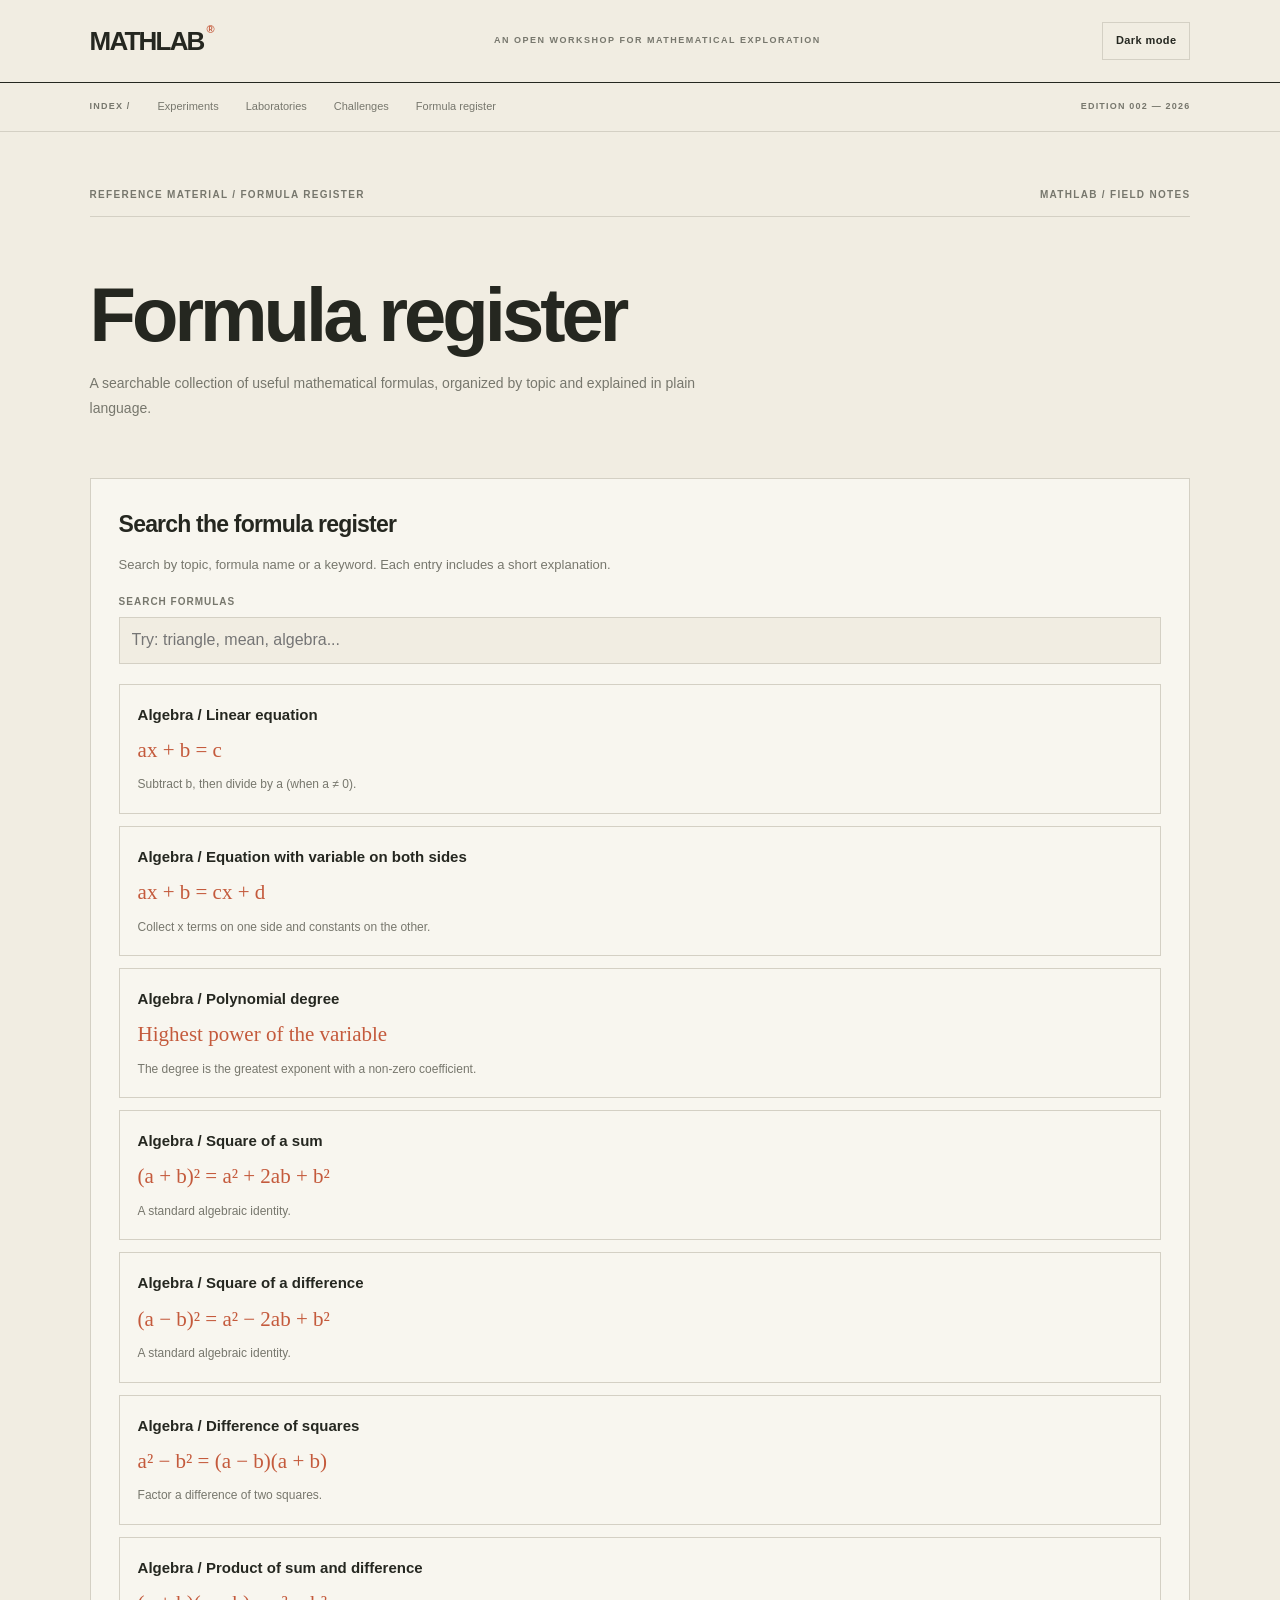
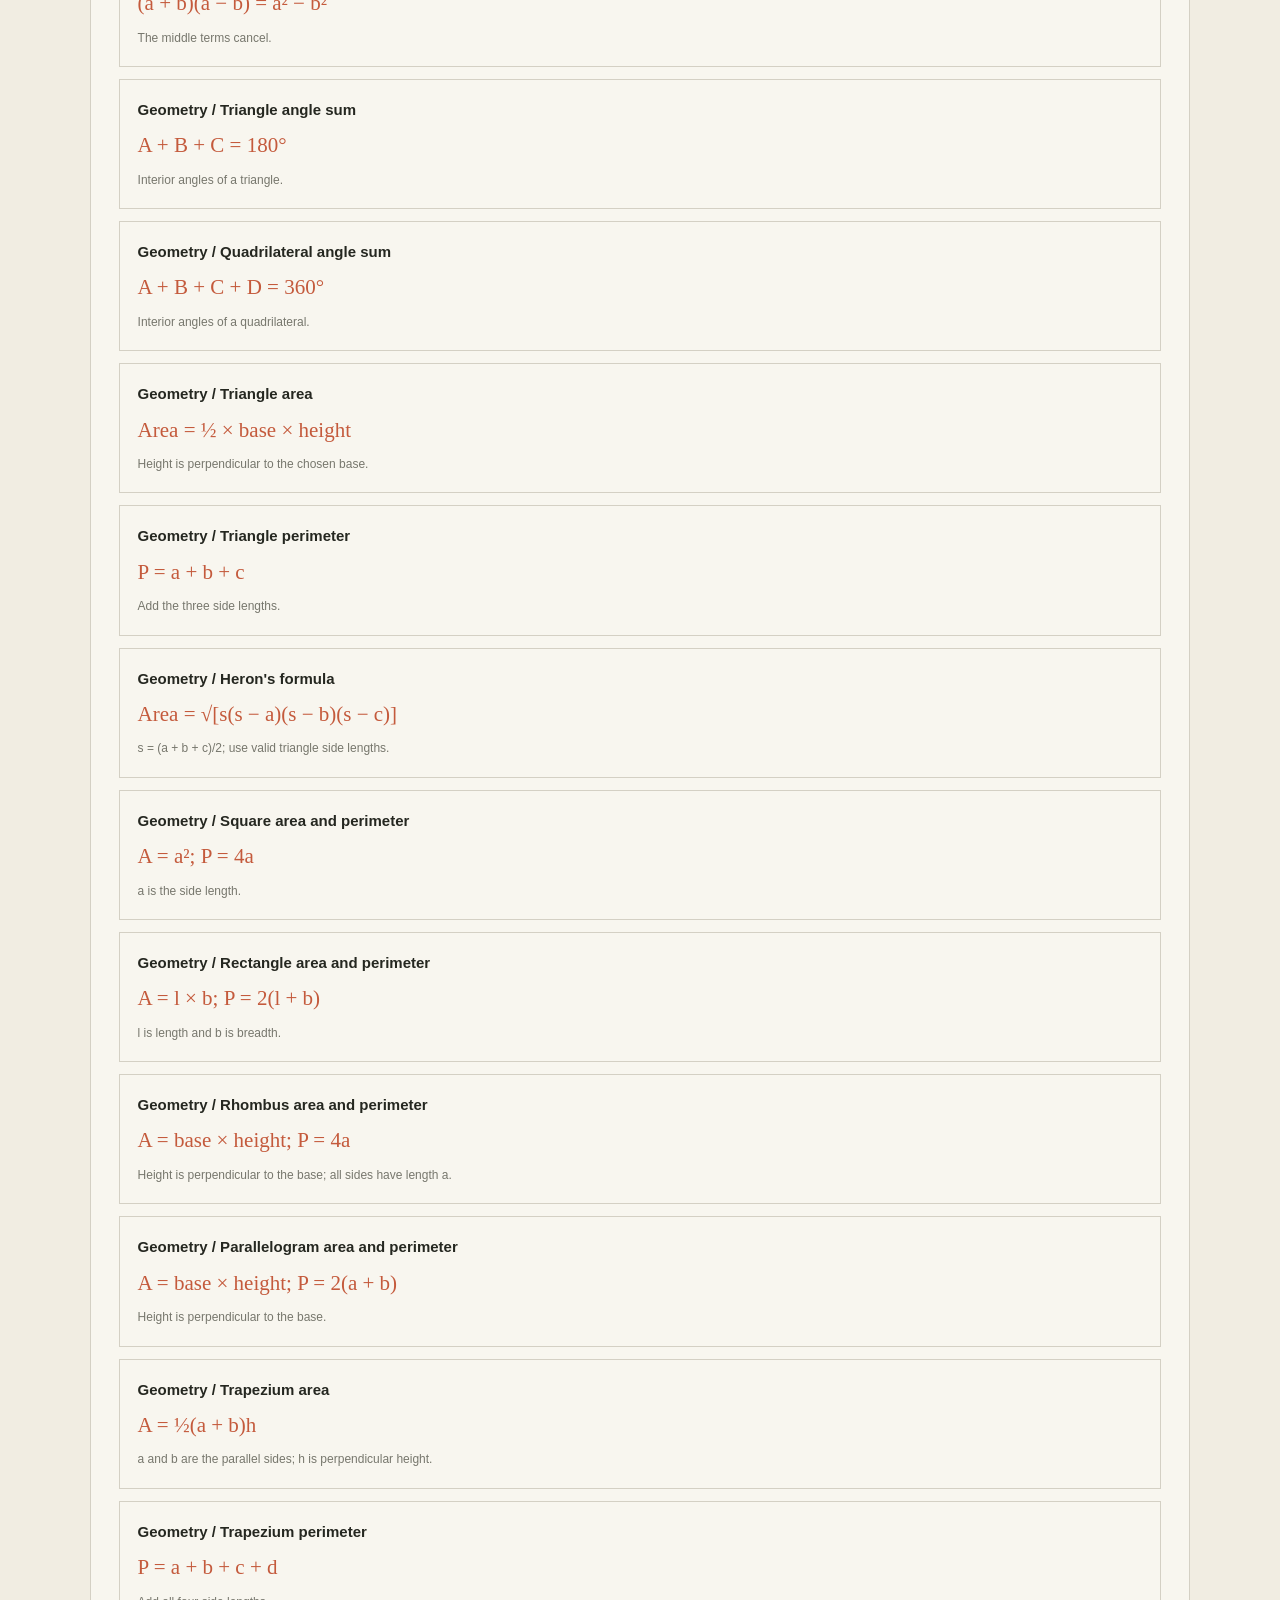
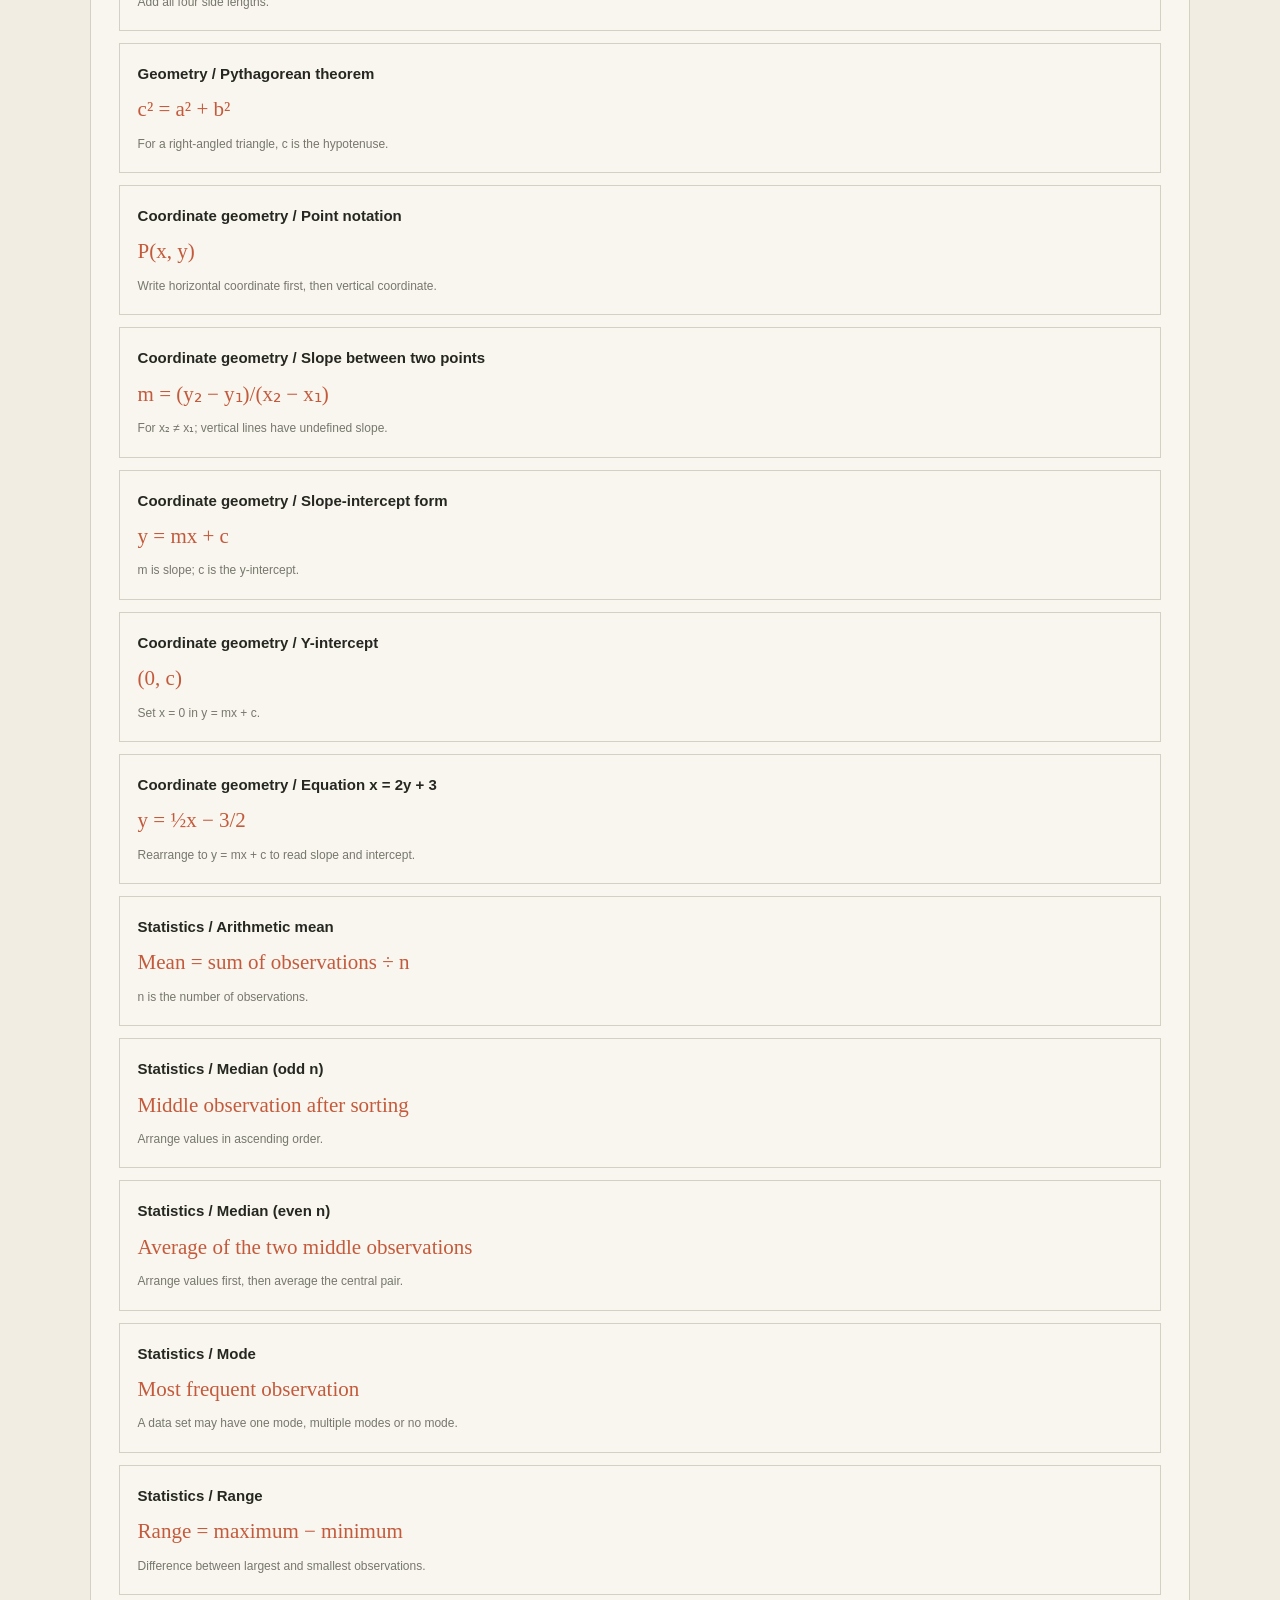
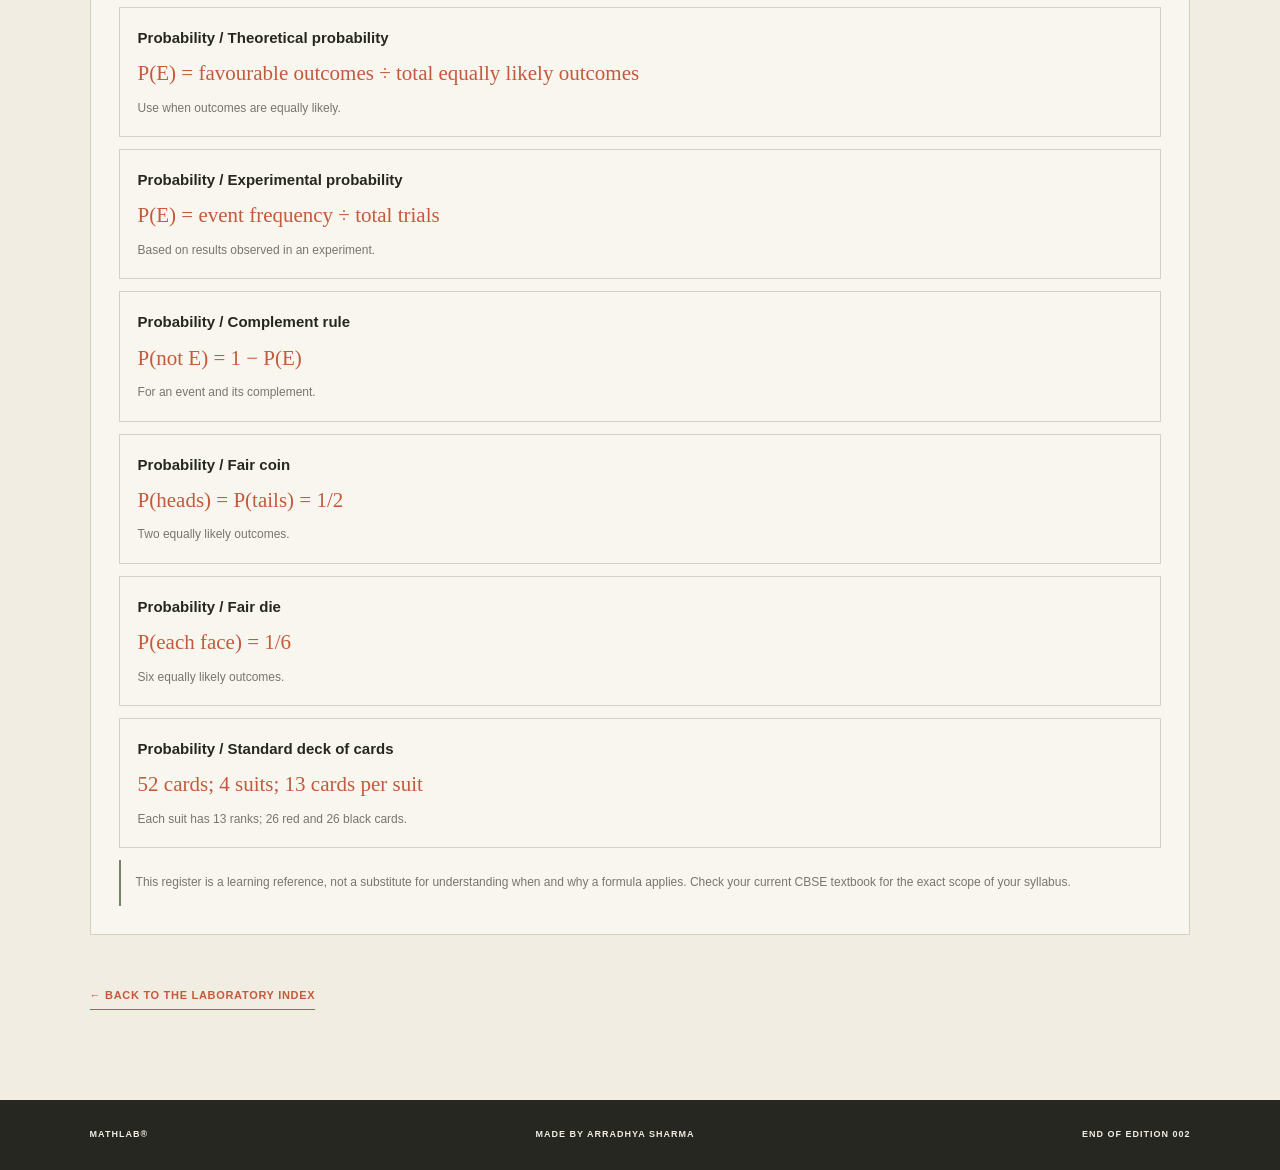
<file: formulas.html>
<!DOCTYPE html>
<html lang="en">
<head>
<meta charset="UTF-8">
<meta name="viewport" content="width=device-width, initial-scale=1.0">
<meta name="description" content="A searchable collection of useful mathematical formulas, organized by topic and explained in plain language.">
<title>Formula register — MathLab</title>
<link rel="stylesheet" href="../style.css">
<link rel="stylesheet" href="../pages.css">
<script src="../script.js" defer></script>
<script src="../js/formulas.js" defer></script>
</head>
<body>
<header class="masthead">
  <a href="../index.html" class="brand">MATHLAB<span>®</span></a>
  <div class="masthead-caption">AN OPEN WORKSHOP FOR MATHEMATICAL EXPLORATION</div>
  <button id="theme-toggle" class="theme-toggle" type="button">Dark mode</button>
</header>
<nav class="navigation">
  <span class="nav-label">INDEX /</span>
  <a href="../index.html#experiments">Experiments</a>
  <a href="../index.html#laboratories">Laboratories</a>
  <a href="challenges.html">Challenges</a>
  <a href="formulas.html">Formula register</a>
  <span class="edition">EDITION 002 — 2026</span>
</nav>
<main class="page-main">
  <div class="page-topline"><span>REFERENCE MATERIAL / FORMULA REGISTER</span><span>MATHLAB / FIELD NOTES</span></div>
  <section class="page-intro"><h1>Formula register</h1><p>A searchable collection of useful mathematical formulas, organized by topic and explained in plain language.</p></section>
  
<section class="workspace">
<h2>Search the formula register</h2>
<p>Search by topic, formula name or a keyword. Each entry includes a short explanation.</p>
<div class="field" style="margin-top:18px"><label for="formula-search">SEARCH FORMULAS</label><input class="search-box" id="formula-search" type="search" placeholder="Try: triangle, mean, algebra..."></div>
<div class="formula-list" id="formula-results"></div>
<div class="note">This register is a learning reference, not a substitute for understanding when and why a formula applies. Check your current CBSE textbook for the exact scope of your syllabus.</div>
</section>
  <a class="back-link" href="../index.html#laboratories">← BACK TO THE LABORATORY INDEX</a>
</main>
<footer class="page-footer"><strong>MATHLAB®</strong><span>MADE BY ARRADHYA SHARMA</span><span>END OF EDITION 002</span></footer>
</body>
</html>
</file>
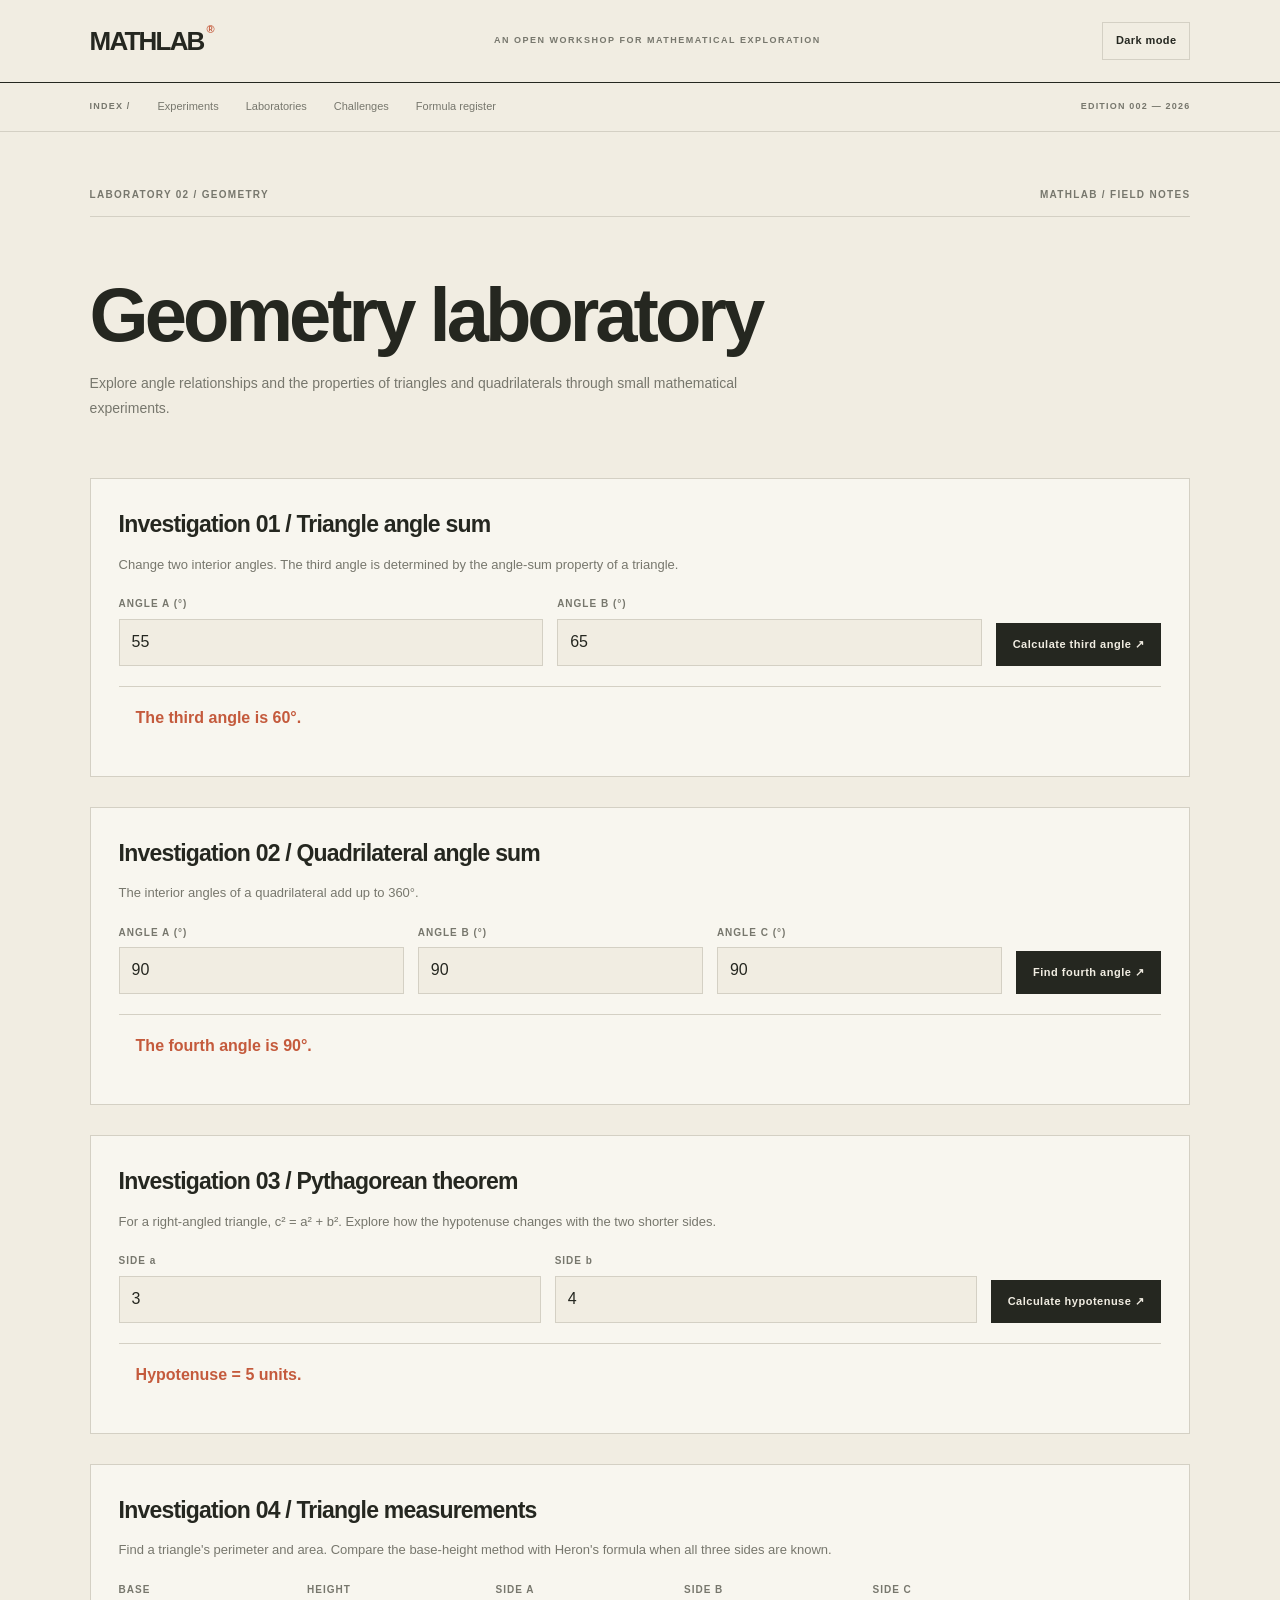
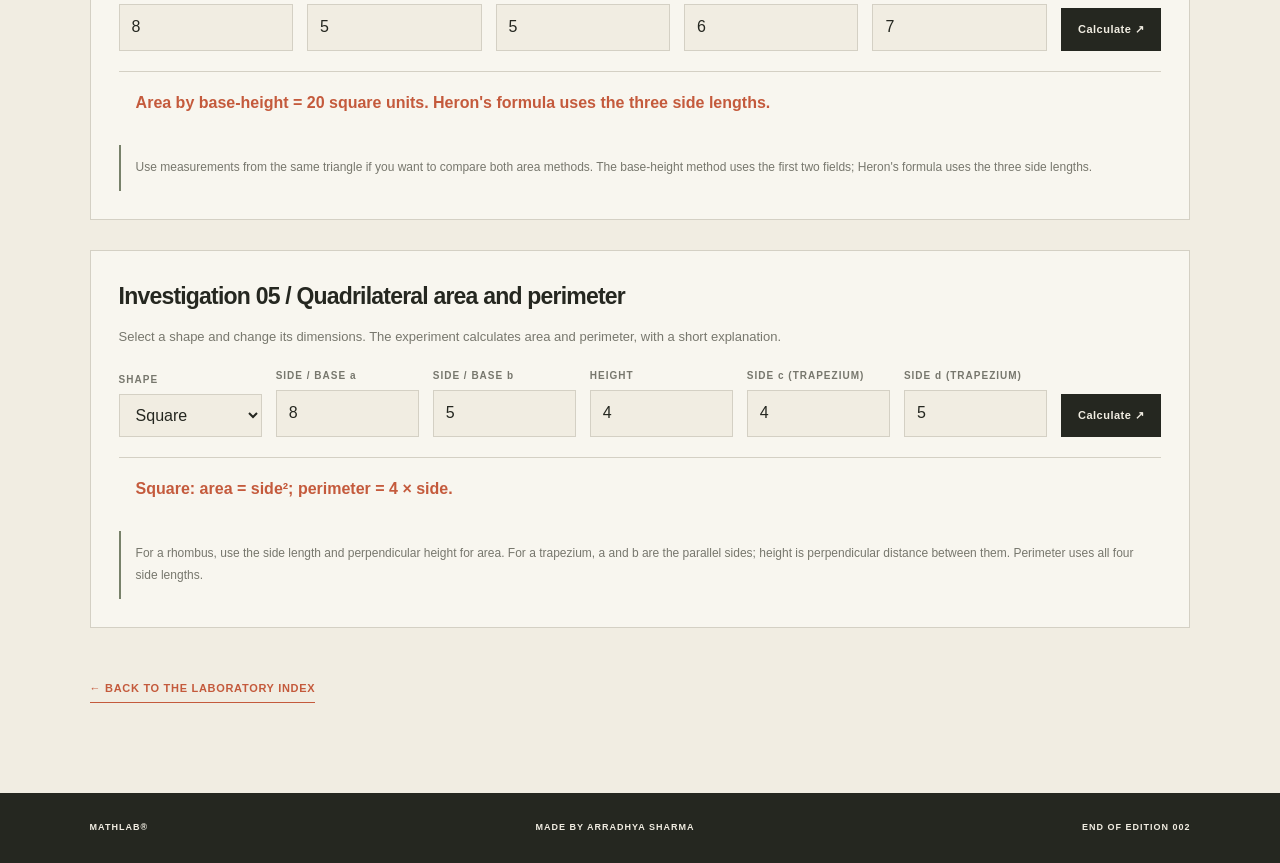
<file: geometry.html>
<!DOCTYPE html>
<html lang="en">
<head>
<meta charset="UTF-8">
<meta name="viewport" content="width=device-width, initial-scale=1.0">
<meta name="description" content="Explore angle relationships and the properties of triangles and quadrilaterals through small mathematical experiments.">
<title>Geometry laboratory — MathLab</title>
<link rel="stylesheet" href="../style.css">
<link rel="stylesheet" href="../pages.css">
<script src="../script.js" defer></script>
<script src="../js/geometry.js" defer></script>
</head>
<body>
<header class="masthead">
  <a href="../index.html" class="brand">MATHLAB<span>®</span></a>
  <div class="masthead-caption">AN OPEN WORKSHOP FOR MATHEMATICAL EXPLORATION</div>
  <button id="theme-toggle" class="theme-toggle" type="button">Dark mode</button>
</header>
<nav class="navigation">
  <span class="nav-label">INDEX /</span>
  <a href="../index.html#experiments">Experiments</a>
  <a href="../index.html#laboratories">Laboratories</a>
  <a href="challenges.html">Challenges</a>
  <a href="formulas.html">Formula register</a>
  <span class="edition">EDITION 002 — 2026</span>
</nav>
<main class="page-main">
  <div class="page-topline"><span>LABORATORY 02 / GEOMETRY</span><span>MATHLAB / FIELD NOTES</span></div>
  <section class="page-intro"><h1>Geometry laboratory</h1><p>Explore angle relationships and the properties of triangles and quadrilaterals through small mathematical experiments.</p></section>
  
<section class="workspace">
<h2>Investigation 01 / Triangle angle sum</h2>
<p>Change two interior angles. The third angle is determined by the angle-sum property of a triangle.</p>
<div class="control-row">
 <div class="field"><label for="angle-a">ANGLE A (°)</label><input id="angle-a" type="number" value="55" min="1" max="178"></div>
 <div class="field"><label for="angle-b">ANGLE B (°)</label><input id="angle-b" type="number" value="65" min="1" max="178"></div>
 <button class="action-button" id="triangle-calculate">Calculate third angle ↗</button>
</div>
<div class="output" id="triangle-output" aria-live="polite">The third angle is 60°.</div>
</section>
<section class="workspace">
<h2>Investigation 02 / Quadrilateral angle sum</h2>
<p>The interior angles of a quadrilateral add up to 360°.</p>
<div class="control-row">
 <div class="field"><label for="quad-a">ANGLE A (°)</label><input id="quad-a" type="number" value="90"></div>
 <div class="field"><label for="quad-b">ANGLE B (°)</label><input id="quad-b" type="number" value="90"></div>
 <div class="field"><label for="quad-c">ANGLE C (°)</label><input id="quad-c" type="number" value="90"></div>
 <button class="action-button" id="quad-calculate">Find fourth angle ↗</button>
</div>
<div class="output" id="quad-output" aria-live="polite">The fourth angle is 90°.</div>
</section>
<section class="workspace">
<h2>Investigation 03 / Pythagorean theorem</h2>
<p>For a right-angled triangle, c² = a² + b². Explore how the hypotenuse changes with the two shorter sides.</p>
<div class="control-row">
 <div class="field"><label for="side-a">SIDE a</label><input id="side-a" type="number" value="3" min="0.1" step="any"></div>
 <div class="field"><label for="side-b">SIDE b</label><input id="side-b" type="number" value="4" min="0.1" step="any"></div>
 <button class="action-button" id="pythagoras-calculate">Calculate hypotenuse ↗</button>
</div>
<div class="output" id="pythagoras-output" aria-live="polite">Hypotenuse = 5 units.</div>
</section>
<section class="workspace">
<h2>Investigation 04 / Triangle measurements</h2>
<p>Find a triangle's perimeter and area. Compare the base-height method with Heron's formula when all three sides are known.</p>
<div class="control-row">
 <div class="field"><label for="tri-base">BASE</label><input id="tri-base" type="number" min="0.1" step="any" value="8"></div>
 <div class="field"><label for="tri-height">HEIGHT</label><input id="tri-height" type="number" min="0.1" step="any" value="5"></div>
 <div class="field"><label for="tri-side-a">SIDE A</label><input id="tri-side-a" type="number" min="0.1" step="any" value="5"></div>
 <div class="field"><label for="tri-side-b">SIDE B</label><input id="tri-side-b" type="number" min="0.1" step="any" value="6"></div>
 <div class="field"><label for="tri-side-c">SIDE C</label><input id="tri-side-c" type="number" min="0.1" step="any" value="7"></div>
 <button class="action-button" id="triangle-measure">Calculate ↗</button>
</div><div class="output" id="triangle-measure-output" aria-live="polite">Area by base-height = 20 square units. Heron's formula uses the three side lengths.</div><div class="note">Use measurements from the same triangle if you want to compare both area methods. The base-height method uses the first two fields; Heron's formula uses the three side lengths.</div>
</section>
<section class="workspace">
<h2>Investigation 05 / Quadrilateral area and perimeter</h2>
<p>Select a shape and change its dimensions. The experiment calculates area and perimeter, with a short explanation.</p>
<div class="control-row"><div class="field"><label for="shape-type">SHAPE</label><select id="shape-type"><option value="square">Square</option><option value="rectangle">Rectangle</option><option value="rhombus">Rhombus</option><option value="parallelogram">Parallelogram</option><option value="trapezium">Trapezium</option></select></div>
<div class="field"><label for="shape-a">SIDE / BASE a</label><input id="shape-a" type="number" value="8" min="0.1" step="any"></div>
<div class="field"><label for="shape-b">SIDE / BASE b</label><input id="shape-b" type="number" value="5" min="0.1" step="any"></div>
<div class="field"><label for="shape-height">HEIGHT</label><input id="shape-height" type="number" value="4" min="0.1" step="any"></div>
<div class="field"><label for="shape-side-c">SIDE c (TRAPEZIUM)</label><input id="shape-side-c" type="number" value="4" min="0.1" step="any"></div>
<div class="field"><label for="shape-side-d">SIDE d (TRAPEZIUM)</label><input id="shape-side-d" type="number" value="5" min="0.1" step="any"></div>
<button class="action-button" id="shape-calculate">Calculate ↗</button></div>
<div class="output" id="shape-output" aria-live="polite">Square: area = side²; perimeter = 4 × side.</div>
<div class="note">For a rhombus, use the side length and perpendicular height for area. For a trapezium, a and b are the parallel sides; height is perpendicular distance between them. Perimeter uses all four side lengths.</div>
</section>
  <a class="back-link" href="../index.html#laboratories">← BACK TO THE LABORATORY INDEX</a>
</main>
<footer class="page-footer"><strong>MATHLAB®</strong><span>MADE BY ARRADHYA SHARMA</span><span>END OF EDITION 002</span></footer>
</body>
</html>
</file>
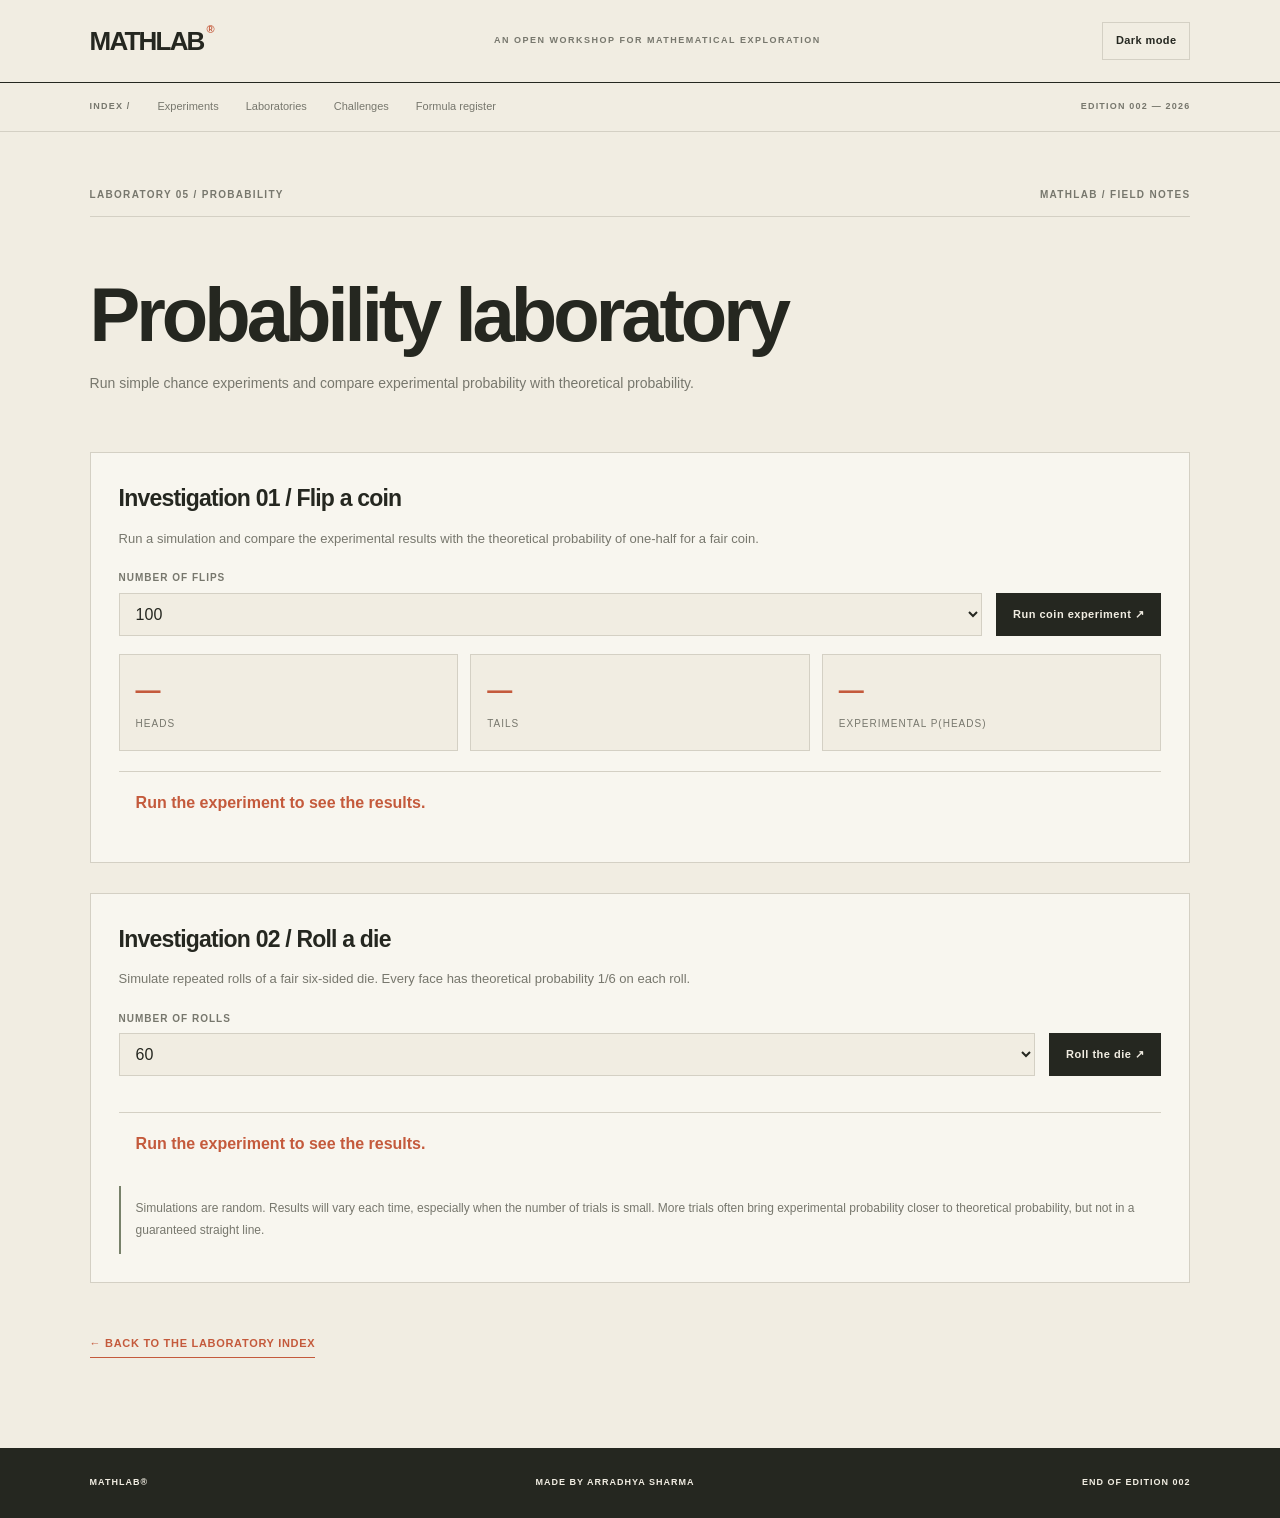
<file: probability.html>
<!DOCTYPE html>
<html lang="en">
<head>
<meta charset="UTF-8">
<meta name="viewport" content="width=device-width, initial-scale=1.0">
<meta name="description" content="Run simple chance experiments and compare experimental probability with theoretical probability.">
<title>Probability laboratory — MathLab</title>
<link rel="stylesheet" href="../style.css">
<link rel="stylesheet" href="../pages.css">
<script src="../script.js" defer></script>
<script src="../js/probability.js" defer></script>
</head>
<body>
<header class="masthead">
  <a href="../index.html" class="brand">MATHLAB<span>®</span></a>
  <div class="masthead-caption">AN OPEN WORKSHOP FOR MATHEMATICAL EXPLORATION</div>
  <button id="theme-toggle" class="theme-toggle" type="button">Dark mode</button>
</header>
<nav class="navigation">
  <span class="nav-label">INDEX /</span>
  <a href="../index.html#experiments">Experiments</a>
  <a href="../index.html#laboratories">Laboratories</a>
  <a href="challenges.html">Challenges</a>
  <a href="formulas.html">Formula register</a>
  <span class="edition">EDITION 002 — 2026</span>
</nav>
<main class="page-main">
  <div class="page-topline"><span>LABORATORY 05 / PROBABILITY</span><span>MATHLAB / FIELD NOTES</span></div>
  <section class="page-intro"><h1>Probability laboratory</h1><p>Run simple chance experiments and compare experimental probability with theoretical probability.</p></section>
  
<section class="workspace">
<h2>Investigation 01 / Flip a coin</h2>
<p>Run a simulation and compare the experimental results with the theoretical probability of one-half for a fair coin.</p>
<div class="control-row">
 <div class="field"><label for="coin-trials">NUMBER OF FLIPS</label><select id="coin-trials"><option>10</option><option>50</option><option selected>100</option><option>500</option><option>1000</option><option>5000</option></select></div>
 <button class="action-button" id="flip-coin">Run coin experiment ↗</button>
</div>
<div class="metric-grid">
 <div class="metric"><strong id="heads-count">—</strong><span>Heads</span></div>
 <div class="metric"><strong id="tails-count">—</strong><span>Tails</span></div>
 <div class="metric"><strong id="heads-probability">—</strong><span>Experimental P(heads)</span></div>
</div>
<div class="output" id="coin-output" aria-live="polite">Run the experiment to see the results.</div>
</section>
<section class="workspace">
<h2>Investigation 02 / Roll a die</h2>
<p>Simulate repeated rolls of a fair six-sided die. Every face has theoretical probability 1/6 on each roll.</p>
<div class="control-row">
 <div class="field"><label for="die-trials">NUMBER OF ROLLS</label><select id="die-trials"><option>12</option><option selected>60</option><option>120</option><option>600</option><option>1000</option><option>5000</option></select></div>
 <button class="action-button" id="roll-die">Roll the die ↗</button>
</div>
<div class="data-list" id="die-results"></div>
<div class="output" id="die-output" aria-live="polite">Run the experiment to see the results.</div>
<div class="note">Simulations are random. Results will vary each time, especially when the number of trials is small. More trials often bring experimental probability closer to theoretical probability, but not in a guaranteed straight line.</div>
</section>
  <a class="back-link" href="../index.html#laboratories">← BACK TO THE LABORATORY INDEX</a>
</main>
<footer class="page-footer"><strong>MATHLAB®</strong><span>MADE BY ARRADHYA SHARMA</span><span>END OF EDITION 002</span></footer>
</body>
</html>
</file>
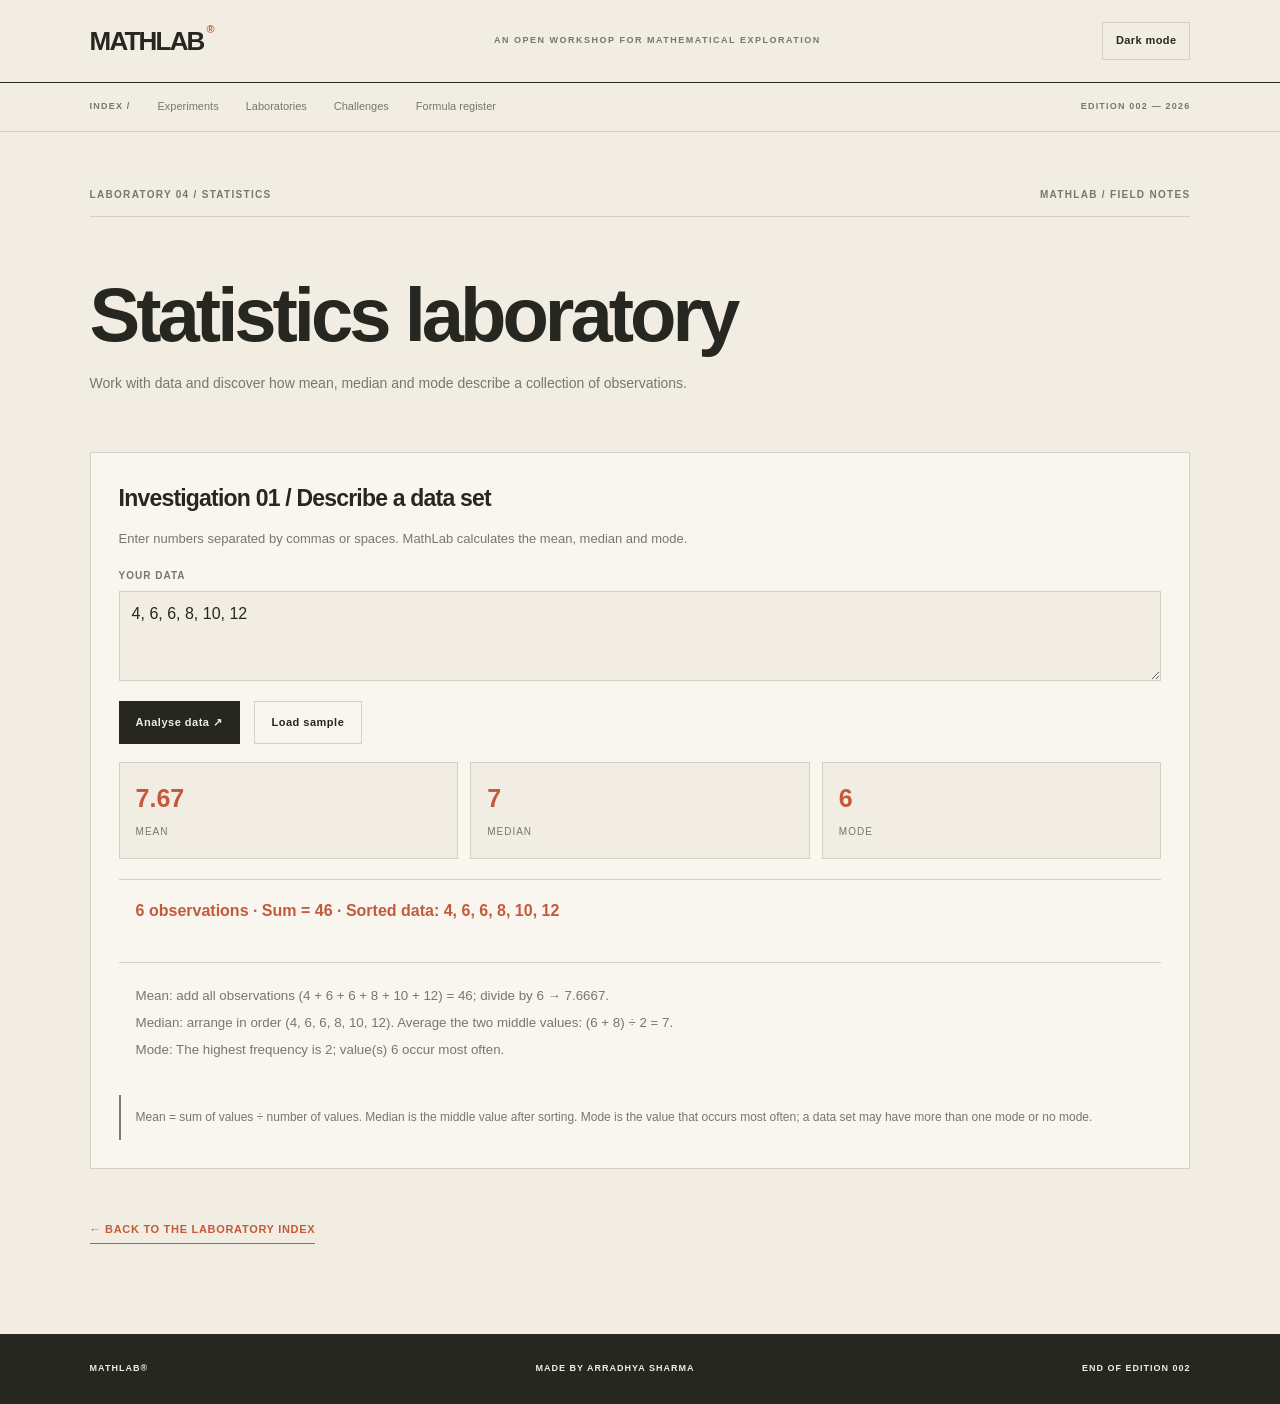
<file: statistics.html>
<!DOCTYPE html>
<html lang="en">
<head>
<meta charset="UTF-8">
<meta name="viewport" content="width=device-width, initial-scale=1.0">
<meta name="description" content="Work with data and discover how mean, median and mode describe a collection of observations.">
<title>Statistics laboratory — MathLab</title>
<link rel="stylesheet" href="../style.css">
<link rel="stylesheet" href="../pages.css">
<script src="../script.js" defer></script>
<script src="../js/statistics.js" defer></script>
</head>
<body>
<header class="masthead">
  <a href="../index.html" class="brand">MATHLAB<span>®</span></a>
  <div class="masthead-caption">AN OPEN WORKSHOP FOR MATHEMATICAL EXPLORATION</div>
  <button id="theme-toggle" class="theme-toggle" type="button">Dark mode</button>
</header>
<nav class="navigation">
  <span class="nav-label">INDEX /</span>
  <a href="../index.html#experiments">Experiments</a>
  <a href="../index.html#laboratories">Laboratories</a>
  <a href="challenges.html">Challenges</a>
  <a href="formulas.html">Formula register</a>
  <span class="edition">EDITION 002 — 2026</span>
</nav>
<main class="page-main">
  <div class="page-topline"><span>LABORATORY 04 / STATISTICS</span><span>MATHLAB / FIELD NOTES</span></div>
  <section class="page-intro"><h1>Statistics laboratory</h1><p>Work with data and discover how mean, median and mode describe a collection of observations.</p></section>
  
<section class="workspace">
<h2>Investigation 01 / Describe a data set</h2>
<p>Enter numbers separated by commas or spaces. MathLab calculates the mean, median and mode.</p>
<div class="field" style="margin-top:18px"><label for="dataset">YOUR DATA</label><textarea id="dataset">4, 6, 6, 8, 10, 12</textarea></div>
<div class="control-row"><button class="action-button" id="analyse-data">Analyse data ↗</button><button class="action-button secondary-button" id="sample-data">Load sample</button></div>
<div class="metric-grid">
 <div class="metric"><strong id="mean-result">—</strong><span>Mean</span></div>
 <div class="metric"><strong id="median-result">—</strong><span>Median</span></div>
 <div class="metric"><strong id="mode-result">—</strong><span>Mode</span></div>
</div>
<div class="output" id="stats-output" aria-live="polite">Enter your data and select Analyse data.</div><div class="output" id="stats-steps" aria-live="polite">Worked steps will appear here.</div>
<div class="note">Mean = sum of values ÷ number of values. Median is the middle value after sorting. Mode is the value that occurs most often; a data set may have more than one mode or no mode.</div>
</section>
  <a class="back-link" href="../index.html#laboratories">← BACK TO THE LABORATORY INDEX</a>
</main>
<footer class="page-footer"><strong>MATHLAB®</strong><span>MADE BY ARRADHYA SHARMA</span><span>END OF EDITION 002</span></footer>
</body>
</html>
</file>
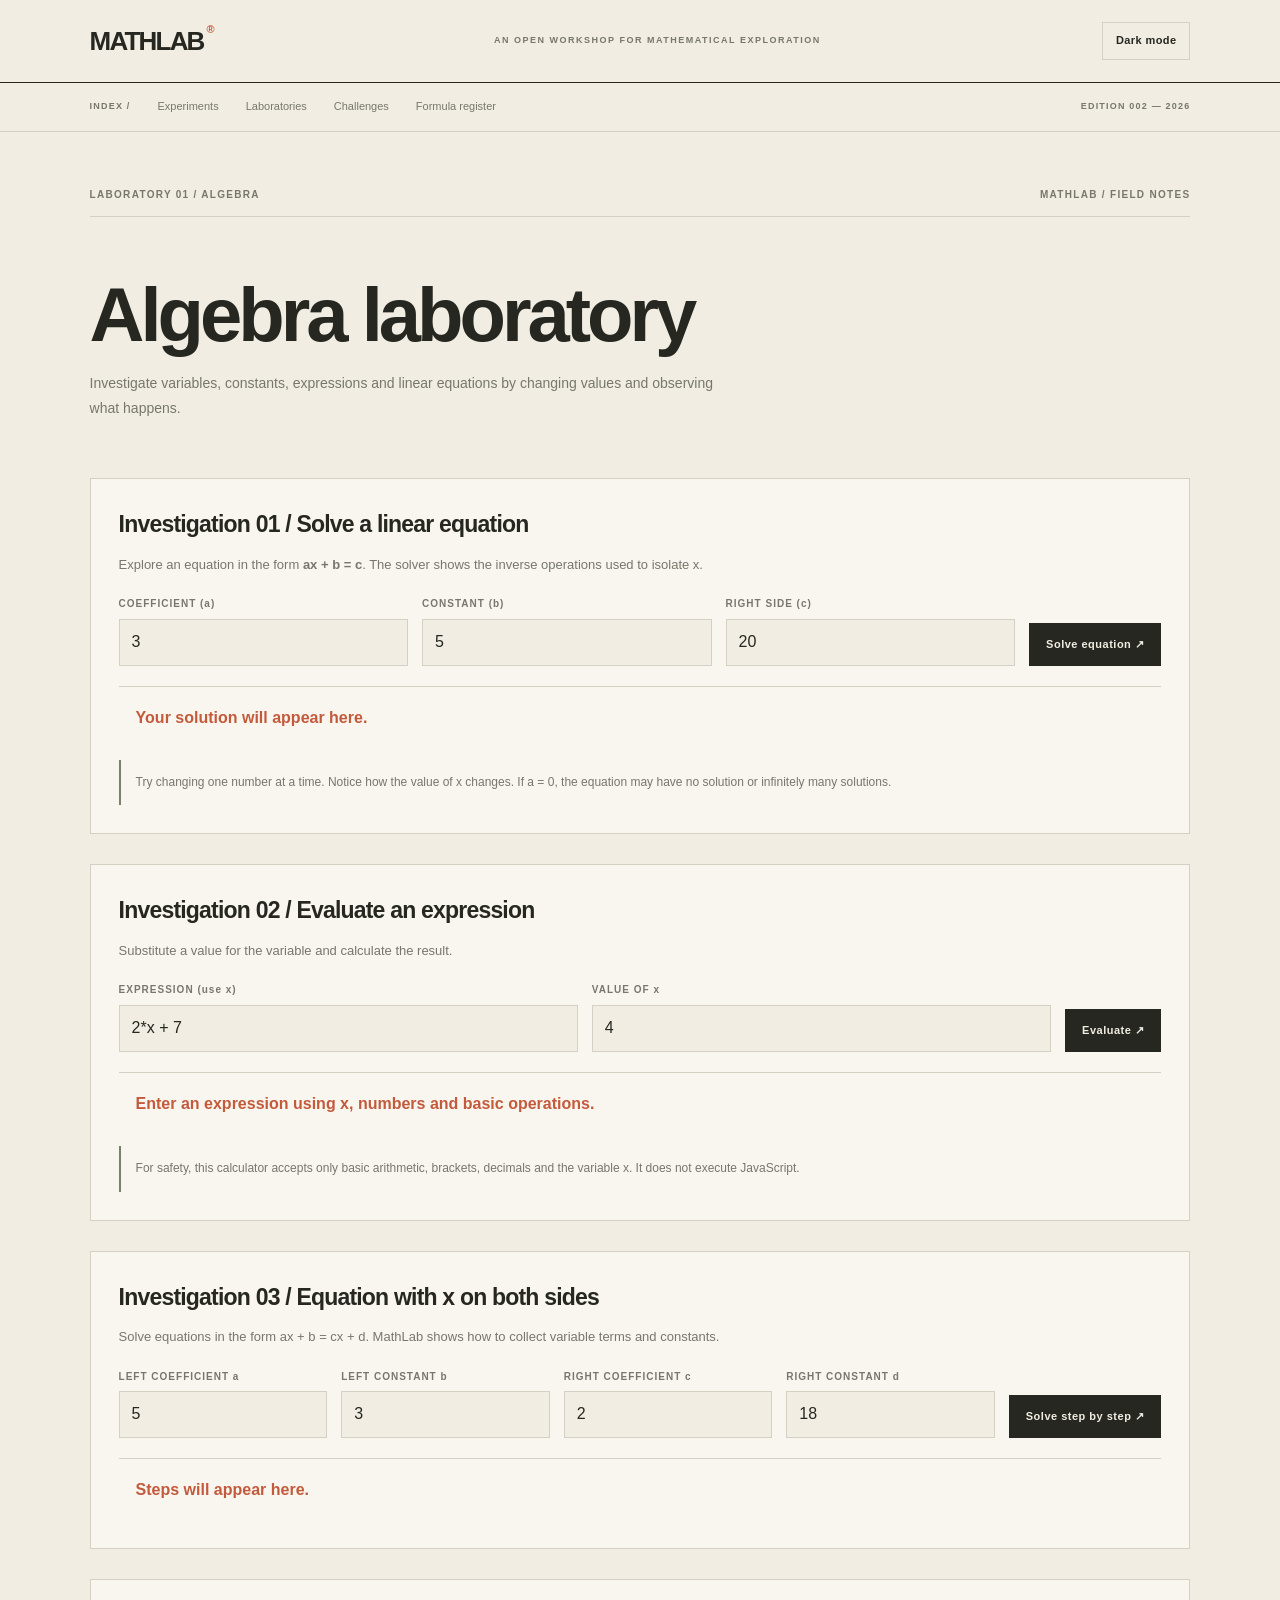
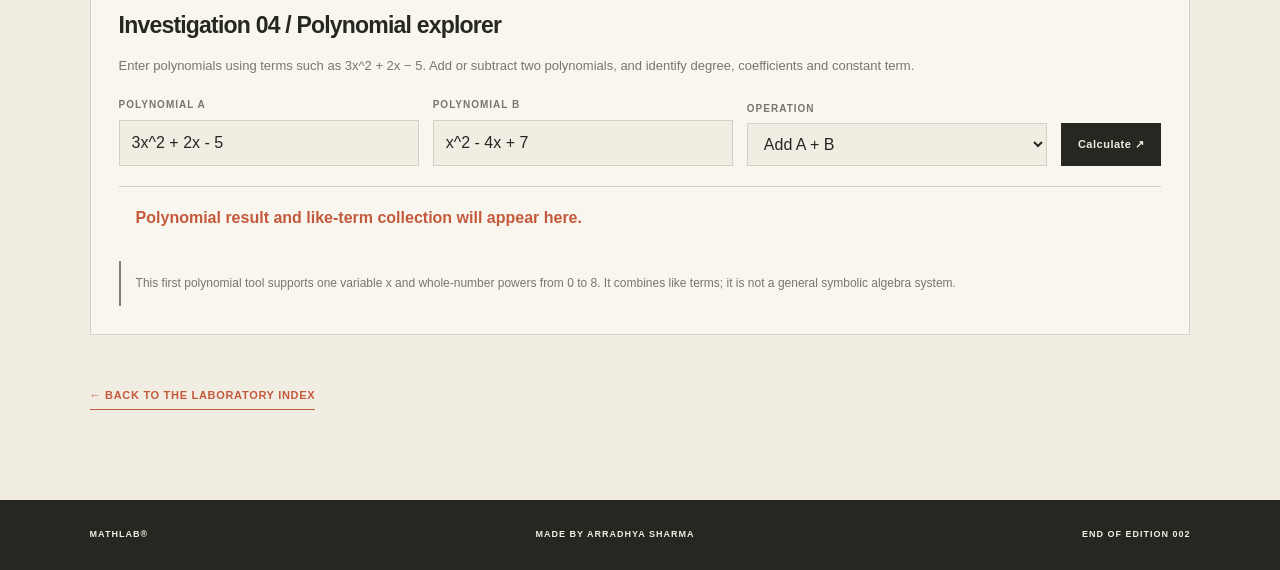
<file: pages/algebra.html>
<!DOCTYPE html>
<html lang="en">
<head>
<meta charset="UTF-8">
<meta name="viewport" content="width=device-width, initial-scale=1.0">
<meta name="description" content="Investigate variables, constants, expressions and linear equations by changing values and observing what happens.">
<title>Algebra laboratory — MathLab</title>
<link rel="stylesheet" href="../style.css">
<link rel="stylesheet" href="../pages.css">
<script src="../script.js" defer></script>
<script src="../js/algebra.js" defer></script>
</head>
<body>
<header class="masthead">
  <a href="../index.html" class="brand">MATHLAB<span>®</span></a>
  <div class="masthead-caption">AN OPEN WORKSHOP FOR MATHEMATICAL EXPLORATION</div>
  <button id="theme-toggle" class="theme-toggle" type="button">Dark mode</button>
</header>
<nav class="navigation">
  <span class="nav-label">INDEX /</span>
  <a href="../index.html#experiments">Experiments</a>
  <a href="../index.html#laboratories">Laboratories</a>
  <a href="challenges.html">Challenges</a>
  <a href="formulas.html">Formula register</a>
  <span class="edition">EDITION 002 — 2026</span>
</nav>
<main class="page-main">
  <div class="page-topline"><span>LABORATORY 01 / ALGEBRA</span><span>MATHLAB / FIELD NOTES</span></div>
  <section class="page-intro"><h1>Algebra laboratory</h1><p>Investigate variables, constants, expressions and linear equations by changing values and observing what happens.</p></section>
  
<section class="workspace">
<h2>Investigation 01 / Solve a linear equation</h2>
<p>Explore an equation in the form <strong>ax + b = c</strong>. The solver shows the inverse operations used to isolate x.</p>
<div class="control-row">
 <div class="field"><label for="a">COEFFICIENT (a)</label><input id="a" type="number" value="3"></div>
 <div class="field"><label for="b">CONSTANT (b)</label><input id="b" type="number" value="5"></div>
 <div class="field"><label for="c">RIGHT SIDE (c)</label><input id="c" type="number" value="20"></div>
 <button class="action-button" id="solve-equation">Solve equation ↗</button>
</div>
<div class="output" id="equation-output" aria-live="polite">Your solution will appear here.</div>
<div class="note">Try changing one number at a time. Notice how the value of x changes. If a = 0, the equation may have no solution or infinitely many solutions.</div>
</section>
<section class="workspace">
<h2>Investigation 02 / Evaluate an expression</h2>
<p>Substitute a value for the variable and calculate the result.</p>
<div class="control-row">
 <div class="field"><label for="expression">EXPRESSION (use x)</label><input id="expression" value="2*x + 7" autocomplete="off"></div>
 <div class="field"><label for="variable-value">VALUE OF x</label><input id="variable-value" type="number" value="4"></div>
 <button class="action-button" id="evaluate-expression">Evaluate ↗</button>
</div>
<div class="output" id="expression-output" aria-live="polite">Enter an expression using x, numbers and basic operations.</div>
<div class="note">For safety, this calculator accepts only basic arithmetic, brackets, decimals and the variable x. It does not execute JavaScript.</div>
</section>
<section class="workspace">
<h2>Investigation 03 / Equation with x on both sides</h2>
<p>Solve equations in the form ax + b = cx + d. MathLab shows how to collect variable terms and constants.</p>
<div class="control-row"><div class="field"><label for="eq-a">LEFT COEFFICIENT a</label><input id="eq-a" type="number" value="5"></div><div class="field"><label for="eq-b">LEFT CONSTANT b</label><input id="eq-b" type="number" value="3"></div><div class="field"><label for="eq-c">RIGHT COEFFICIENT c</label><input id="eq-c" type="number" value="2"></div><div class="field"><label for="eq-d">RIGHT CONSTANT d</label><input id="eq-d" type="number" value="18"></div><button class="action-button" id="solve-both-sides">Solve step by step ↗</button></div><div class="output" id="both-sides-output" aria-live="polite">Steps will appear here.</div>
</section>
<section class="workspace">
<h2>Investigation 04 / Polynomial explorer</h2>
<p>Enter polynomials using terms such as 3x^2 + 2x − 5. Add or subtract two polynomials, and identify degree, coefficients and constant term.</p>
<div class="control-row"><div class="field"><label for="poly-one">POLYNOMIAL A</label><input id="poly-one" value="3x^2 + 2x - 5"></div><div class="field"><label for="poly-two">POLYNOMIAL B</label><input id="poly-two" value="x^2 - 4x + 7"></div><div class="field"><label for="poly-operation">OPERATION</label><select id="poly-operation"><option value="add">Add A + B</option><option value="subtract">Subtract A − B</option></select></div><button class="action-button" id="poly-calculate">Calculate ↗</button></div><div class="output" id="poly-output" aria-live="polite">Polynomial result and like-term collection will appear here.</div>
<div class="note">This first polynomial tool supports one variable x and whole-number powers from 0 to 8. It combines like terms; it is not a general symbolic algebra system.</div>
</section>
  <a class="back-link" href="../index.html#laboratories">← BACK TO THE LABORATORY INDEX</a>
</main>
<footer class="page-footer"><strong>MATHLAB®</strong><span>MADE BY ARRADHYA SHARMA</span><span>END OF EDITION 002</span></footer>
</body>
</html>
</file>
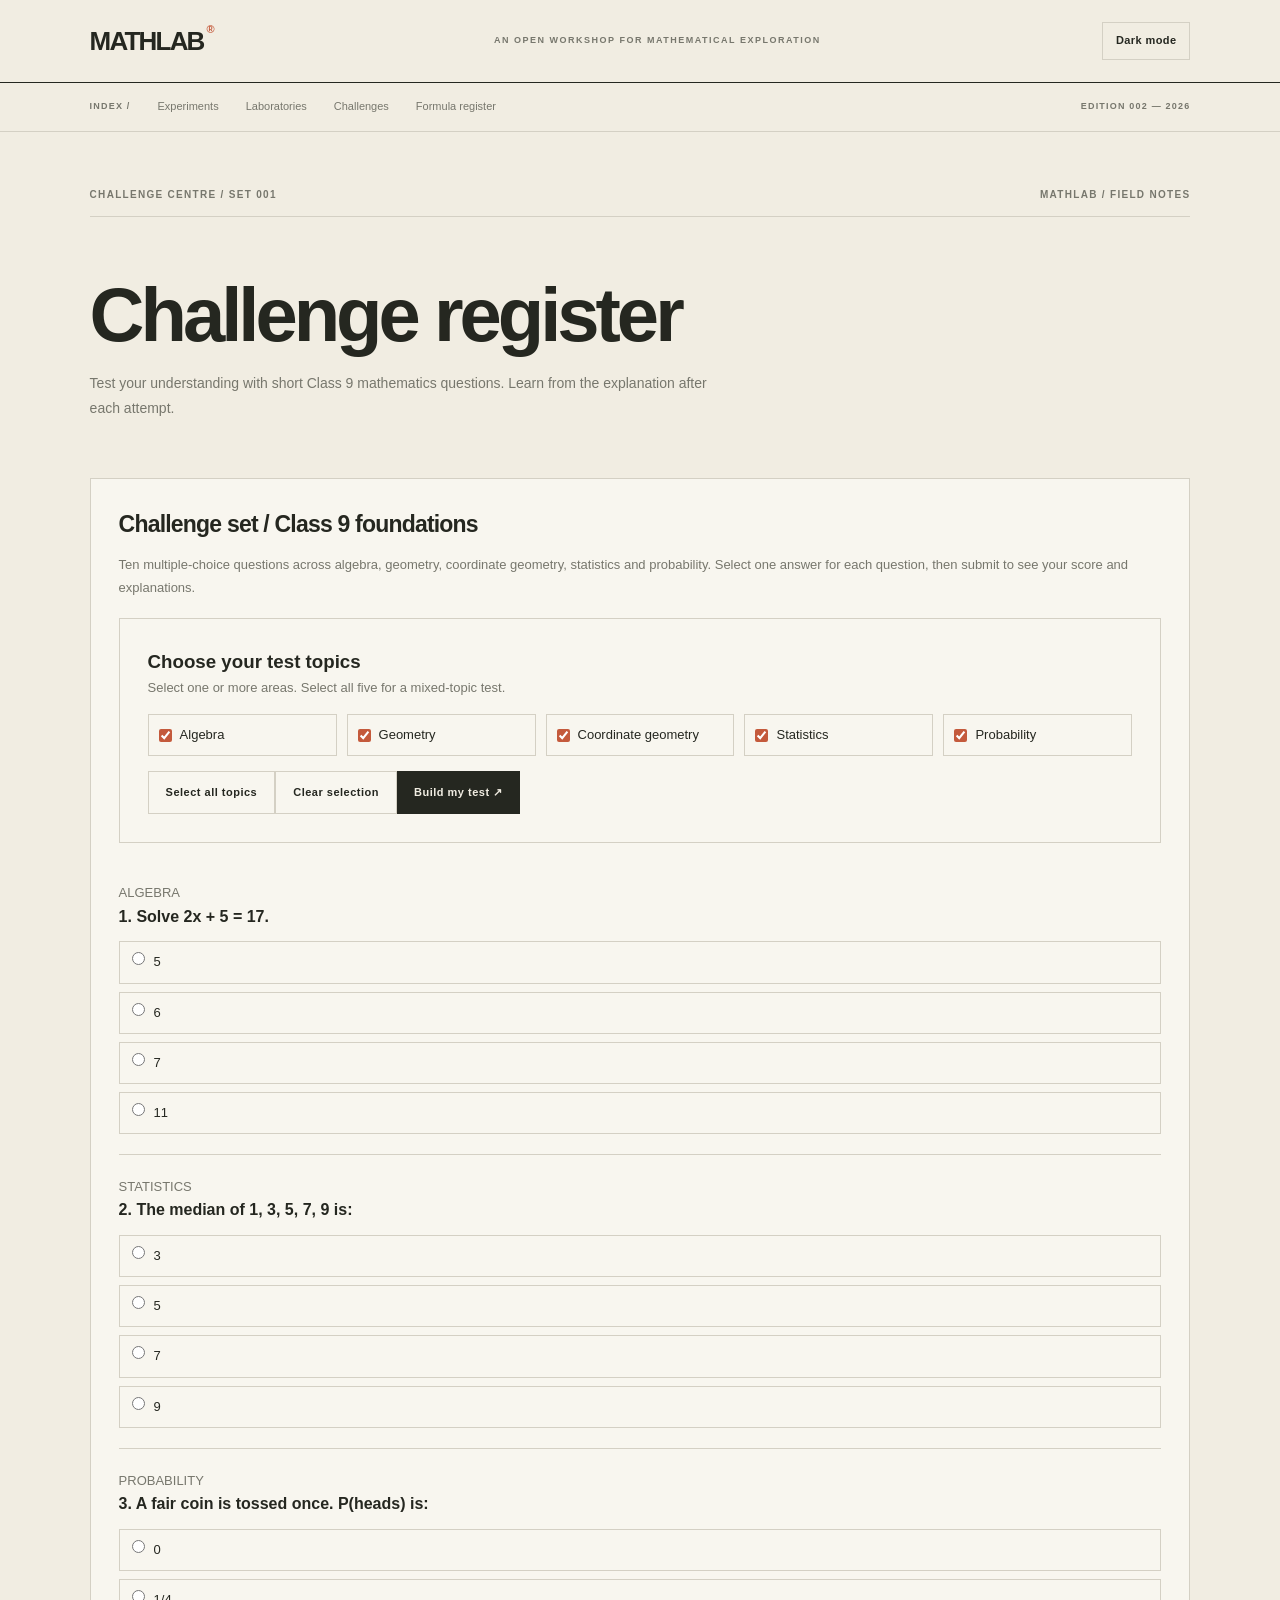
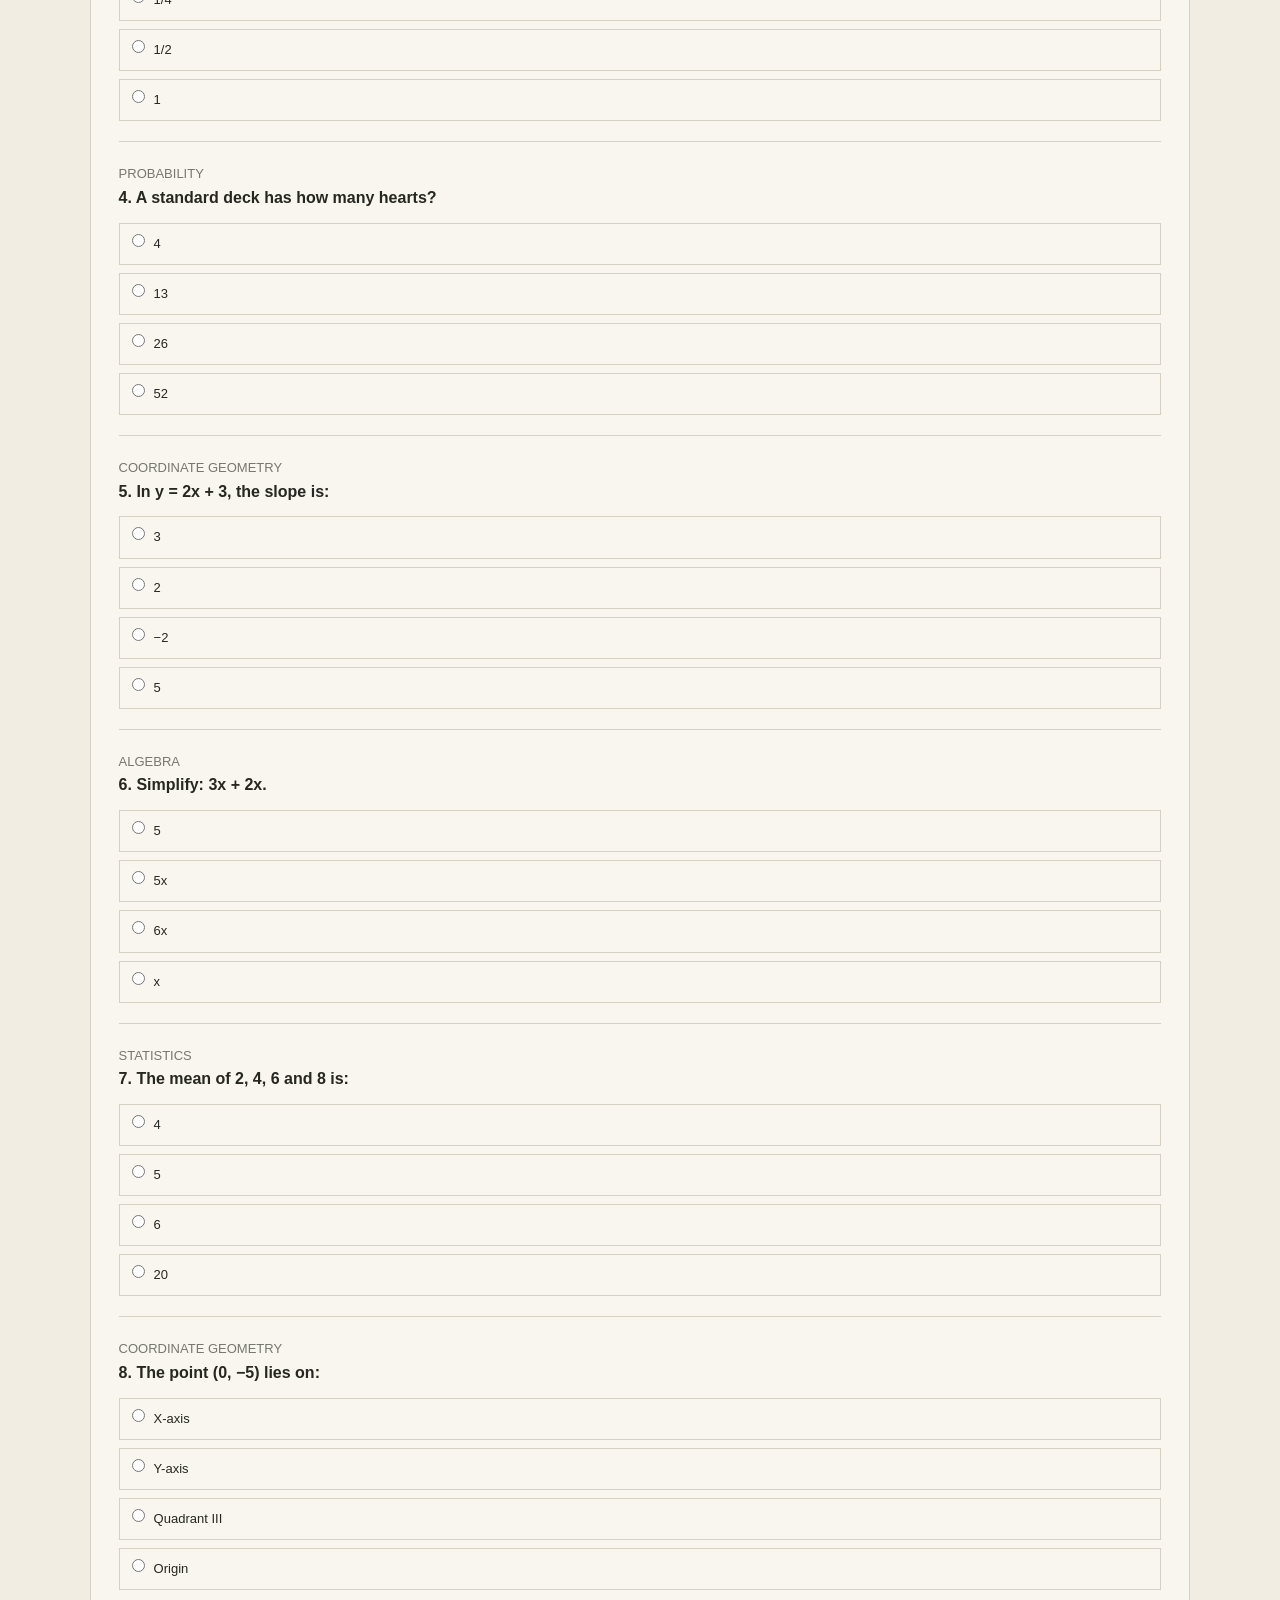
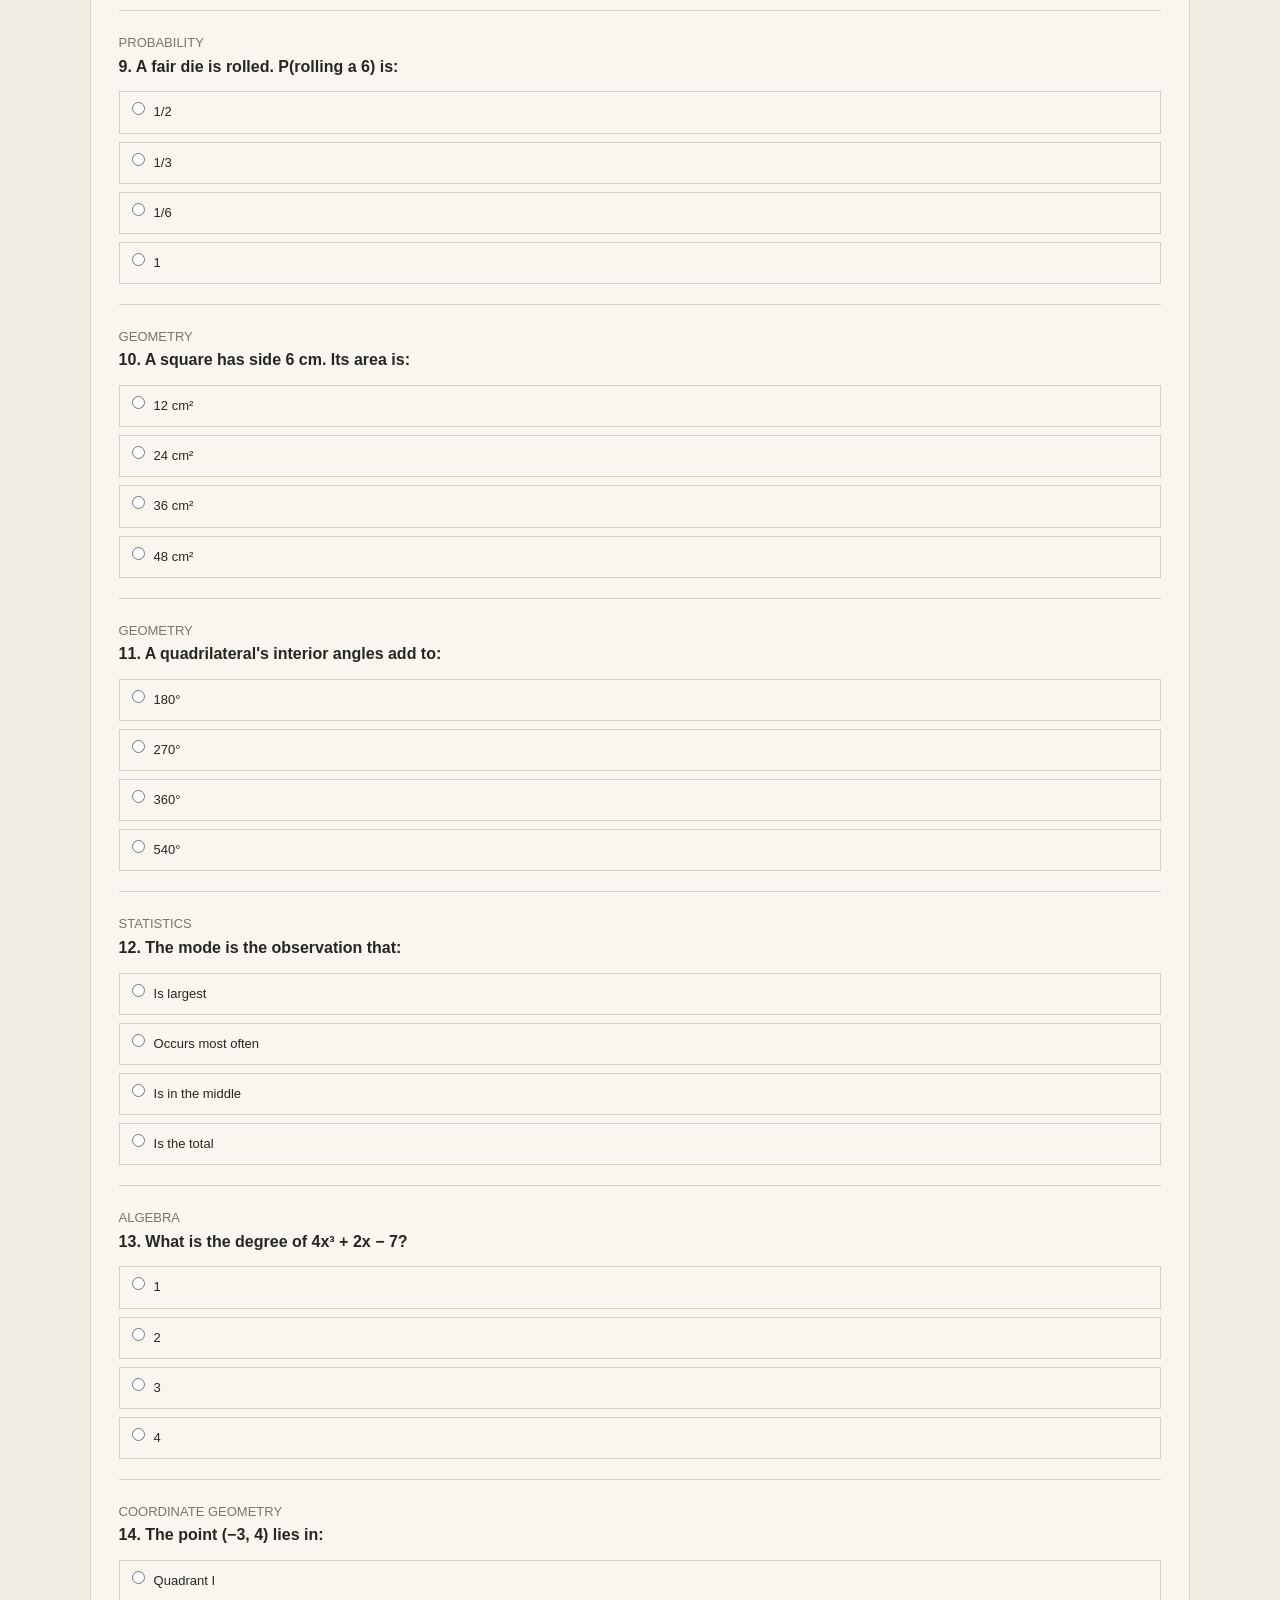
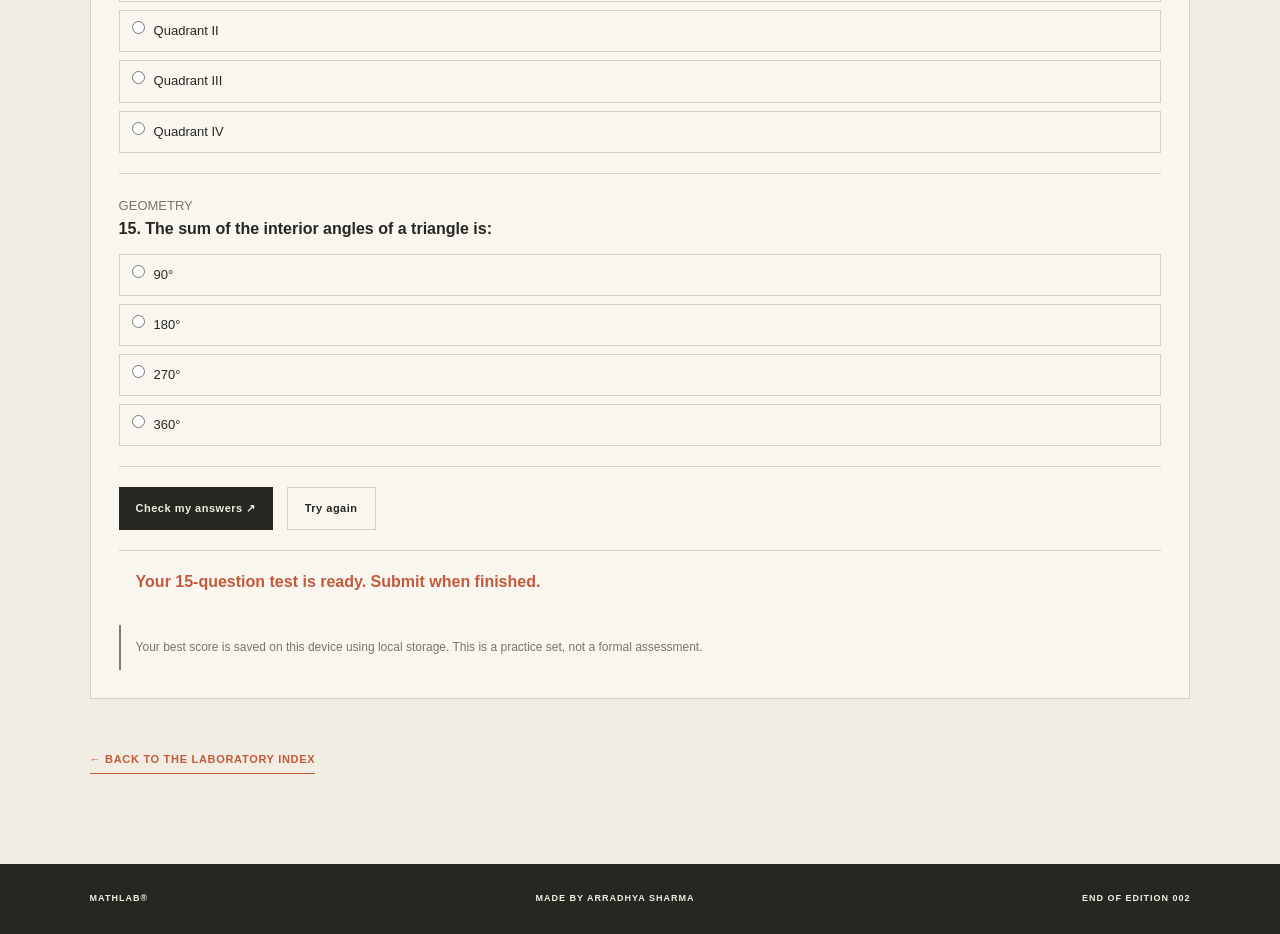
<file: pages/challenges.html>
<!DOCTYPE html>
<html lang="en">
<head>
<meta charset="UTF-8">
<meta name="viewport" content="width=device-width, initial-scale=1.0">
<meta name="description" content="Test your understanding with short Class 9 mathematics questions. Learn from the explanation after each attempt.">
<title>Challenge register — MathLab</title>
<link rel="stylesheet" href="../style.css">
<link rel="stylesheet" href="../pages.css">
<script src="../script.js" defer></script>
<script src="../js/challenges.js" defer></script>
</head>
<body>
<header class="masthead">
  <a href="../index.html" class="brand">MATHLAB<span>®</span></a>
  <div class="masthead-caption">AN OPEN WORKSHOP FOR MATHEMATICAL EXPLORATION</div>
  <button id="theme-toggle" class="theme-toggle" type="button">Dark mode</button>
</header>
<nav class="navigation">
  <span class="nav-label">INDEX /</span>
  <a href="../index.html#experiments">Experiments</a>
  <a href="../index.html#laboratories">Laboratories</a>
  <a href="challenges.html">Challenges</a>
  <a href="formulas.html">Formula register</a>
  <span class="edition">EDITION 002 — 2026</span>
</nav>
<main class="page-main">
  <div class="page-topline"><span>CHALLENGE CENTRE / SET 001</span><span>MATHLAB / FIELD NOTES</span></div>
  <section class="page-intro"><h1>Challenge register</h1><p>Test your understanding with short Class 9 mathematics questions. Learn from the explanation after each attempt.</p></section>
  
<section class="workspace">
<h2>Challenge set / Class 9 foundations</h2>
<p>Ten multiple-choice questions across algebra, geometry, coordinate geometry, statistics and probability. Select one answer for each question, then submit to see your score and explanations.</p>
<div class="workspace" style="margin:18px 0"><h3>Choose your test topics</h3><p>Select one or more areas. Select all five for a mixed-topic test.</p><div class="topic-picker"><label><input type="checkbox" name="topic" value="Algebra" checked> Algebra</label><label><input type="checkbox" name="topic" value="Geometry" checked> Geometry</label><label><input type="checkbox" name="topic" value="Coordinate geometry" checked> Coordinate geometry</label><label><input type="checkbox" name="topic" value="Statistics" checked> Statistics</label><label><input type="checkbox" name="topic" value="Probability" checked> Probability</label></div><button class="action-button secondary-button" id="select-all-topics" type="button">Select all topics</button><button class="action-button secondary-button" id="clear-topics" type="button">Clear selection</button><button class="action-button" id="build-challenge" type="button">Build my test ↗</button></div><div id="challenge-questions"></div>
<div class="control-row"><button class="action-button" id="submit-challenge">Check my answers ↗</button><button class="action-button secondary-button" id="reset-challenge">Try again</button></div>
<div class="output" id="challenge-result" aria-live="polite">Your score and explanations will appear here.</div>
<div class="note">Your best score is saved on this device using local storage. This is a practice set, not a formal assessment.</div>
</section>
  <a class="back-link" href="../index.html#laboratories">← BACK TO THE LABORATORY INDEX</a>
</main>
<footer class="page-footer"><strong>MATHLAB®</strong><span>MADE BY ARRADHYA SHARMA</span><span>END OF EDITION 002</span></footer>
</body>
</html>
</file>
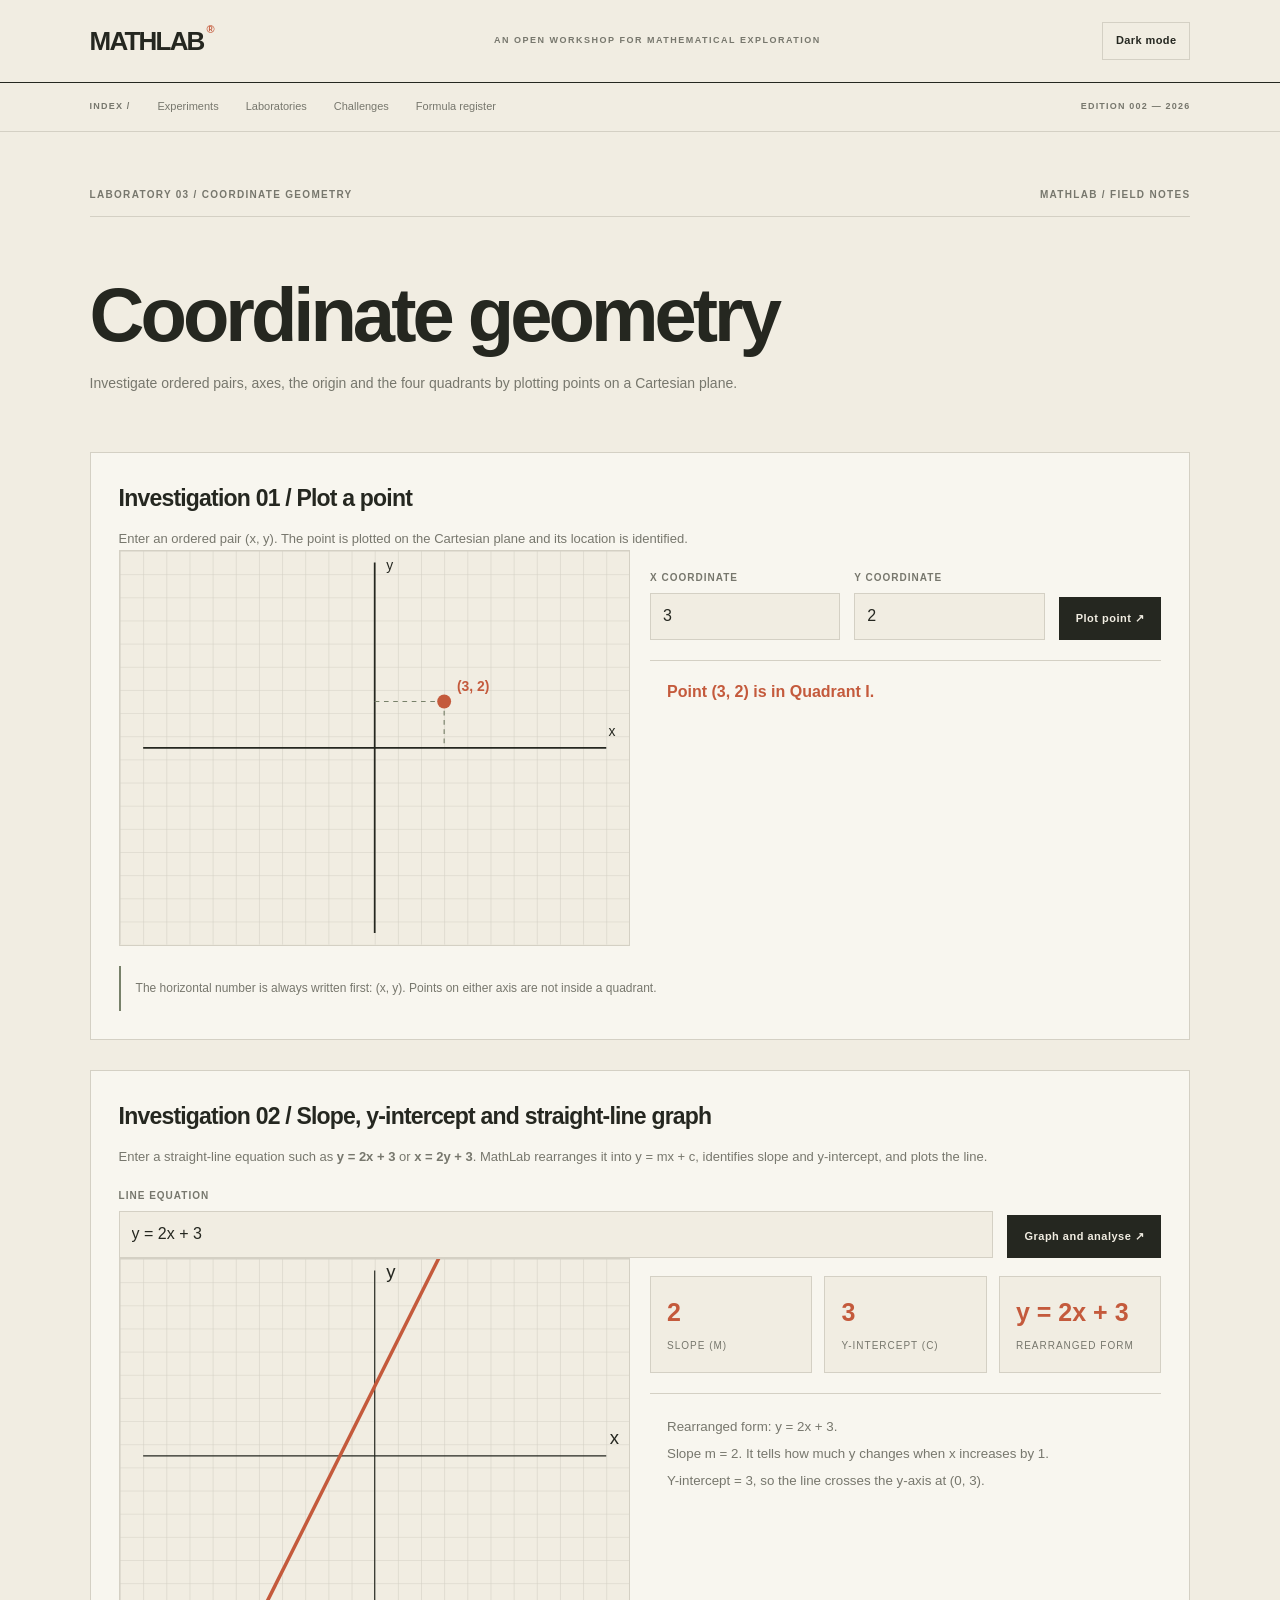
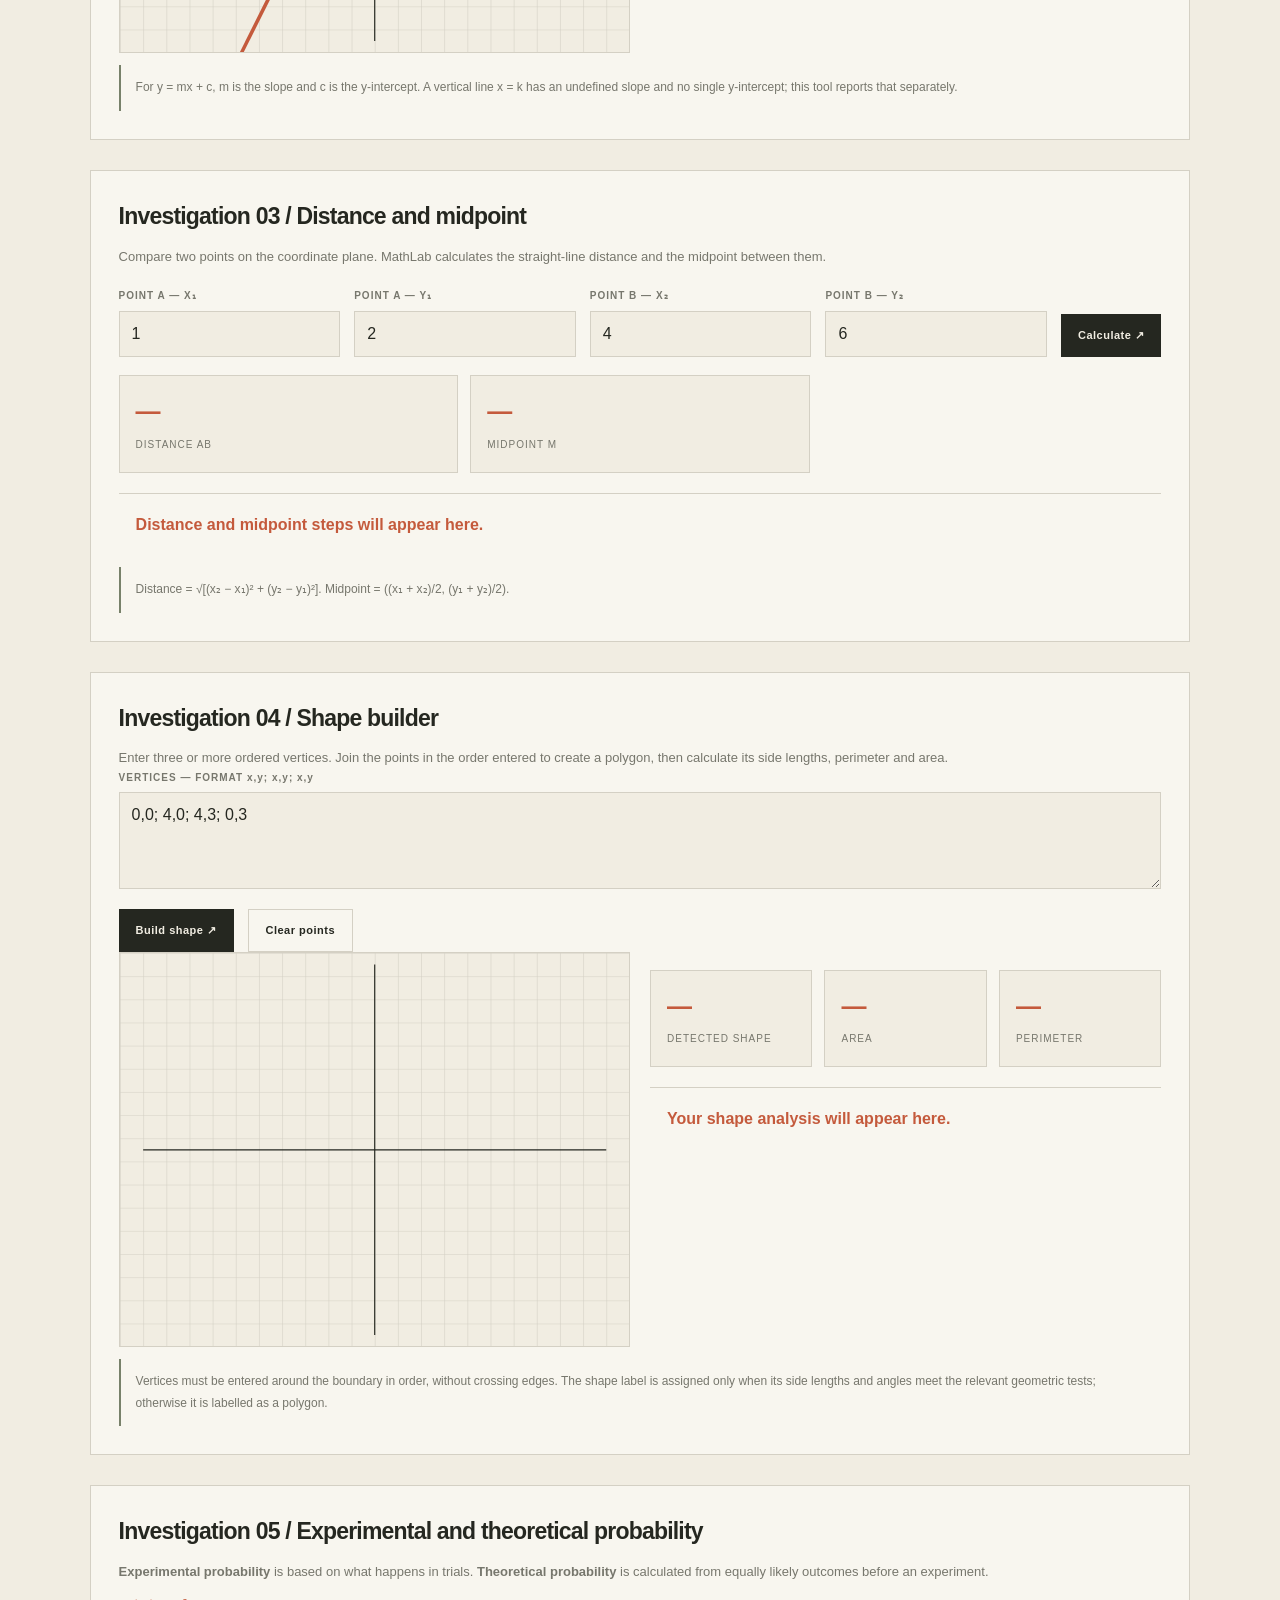
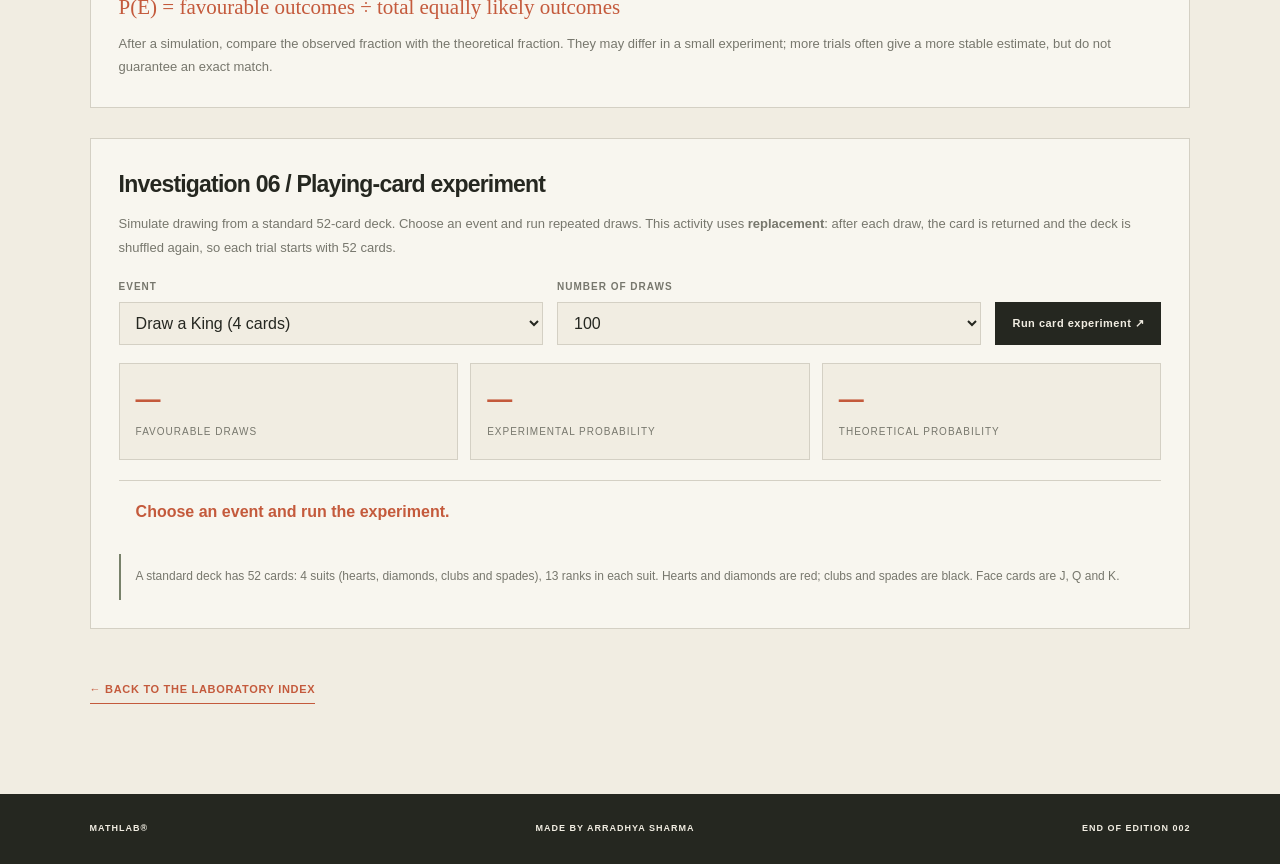
<file: pages/coordinates.html>
<!DOCTYPE html>
<html lang="en">
<head>
<meta charset="UTF-8">
<meta name="viewport" content="width=device-width, initial-scale=1.0">
<meta name="description" content="Investigate ordered pairs, axes, the origin and the four quadrants by plotting points on a Cartesian plane.">
<title>Coordinate geometry — MathLab</title>
<link rel="stylesheet" href="../style.css">
<link rel="stylesheet" href="../pages.css">
<script src="../script.js" defer></script>
<script src="../js/coordinates.js" defer></script>
</head>
<body>
<header class="masthead">
  <a href="../index.html" class="brand">MATHLAB<span>®</span></a>
  <div class="masthead-caption">AN OPEN WORKSHOP FOR MATHEMATICAL EXPLORATION</div>
  <button id="theme-toggle" class="theme-toggle" type="button">Dark mode</button>
</header>
<nav class="navigation">
  <span class="nav-label">INDEX /</span>
  <a href="../index.html#experiments">Experiments</a>
  <a href="../index.html#laboratories">Laboratories</a>
  <a href="challenges.html">Challenges</a>
  <a href="formulas.html">Formula register</a>
  <span class="edition">EDITION 002 — 2026</span>
</nav>
<main class="page-main">
  <div class="page-topline"><span>LABORATORY 03 / COORDINATE GEOMETRY</span><span>MATHLAB / FIELD NOTES</span></div>
  <section class="page-intro"><h1>Coordinate geometry</h1><p>Investigate ordered pairs, axes, the origin and the four quadrants by plotting points on a Cartesian plane.</p></section>
  
<section class="workspace">
<h2>Investigation 01 / Plot a point</h2>
<p>Enter an ordered pair (x, y). The point is plotted on the Cartesian plane and its location is identified.</p>
<div class="two-column">
 <div>
  <svg id="lab-graph" viewBox="0 0 440 340" role="img" aria-label="Coordinate plane with plotted point" style="width:100%;background:var(--paper);border:1px solid var(--line)">
   <defs><pattern id="lab-grid" width="20" height="20" patternUnits="userSpaceOnUse"><path d="M20 0H0V20" fill="none" stroke="var(--line)" stroke-width="1"/></pattern></defs>
   <rect width="440" height="340" fill="url(#lab-grid)"/>
   <line x1="20" y1="170" x2="420" y2="170" stroke="var(--ink)" stroke-width="1.5"/>
   <line x1="220" y1="10" x2="220" y2="330" stroke="var(--ink)" stroke-width="1.5"/>
   <text x="422" y="160" fill="var(--ink)" font-size="12">x</text><text x="230" y="16" fill="var(--ink)" font-size="12">y</text>
   <line id="lab-guide-x" x1="280" y1="130" x2="280" y2="170" stroke="var(--olive)" stroke-dasharray="4 4"/>
   <line id="lab-guide-y" x1="220" y1="130" x2="280" y2="130" stroke="var(--olive)" stroke-dasharray="4 4"/>
   <circle id="lab-point" cx="280" cy="130" r="6" fill="var(--accent)"/>
   <text id="lab-point-label" x="291" y="121" fill="var(--accent)" font-size="12" font-weight="bold">(3, 2)</text>
  </svg>
 </div>
 <div>
  <div class="control-row">
   <div class="field"><label for="coord-x">X COORDINATE</label><input id="coord-x" type="number" value="3" min="-10" max="10"></div>
   <div class="field"><label for="coord-y">Y COORDINATE</label><input id="coord-y" type="number" value="2" min="-8" max="8"></div>
   <button class="action-button" id="coord-plot">Plot point ↗</button>
  </div>
  <div class="output" id="coord-output" aria-live="polite">Point (3, 2) is in Quadrant I.</div>
 </div>
</div>
<div class="note">The horizontal number is always written first: (x, y). Points on either axis are not inside a quadrant.</div>
</section>
<section class="workspace">
<h2>Investigation 02 / Slope, y-intercept and straight-line graph</h2>
<p>Enter a straight-line equation such as <strong>y = 2x + 3</strong> or <strong>x = 2y + 3</strong>. MathLab rearranges it into y = mx + c, identifies slope and y-intercept, and plots the line.</p>
<div class="control-row"><div class="field" style="min-width:220px"><label for="line-equation">LINE EQUATION</label><input id="line-equation" value="y = 2x + 3" autocomplete="off"></div><button class="action-button" id="line-plot">Graph and analyse ↗</button></div>
<div class="two-column"><svg id="line-graph" viewBox="0 0 440 340" role="img" aria-label="Graph of the entered straight line" style="width:100%;background:var(--paper);border:1px solid var(--line)"><defs><pattern id="line-grid" width="20" height="20" patternUnits="userSpaceOnUse"><path d="M20 0H0V20" fill="none" stroke="var(--line)" stroke-width="1"/></pattern></defs><rect width="440" height="340" fill="url(#line-grid)"/><line x1="20" y1="170" x2="420" y2="170" stroke="var(--ink)"/><line x1="220" y1="10" x2="220" y2="330" stroke="var(--ink)"/><text x="423" y="160" fill="var(--ink)">x</text><text x="230" y="16" fill="var(--ink)">y</text><line id="function-line" x1="20" y1="170" x2="420" y2="170" stroke="var(--accent)" stroke-width="3"/></svg>
<div><div class="metric-grid"><div class="metric"><strong id="slope-result">—</strong><span>Slope (m)</span></div><div class="metric"><strong id="intercept-result">—</strong><span>Y-intercept (c)</span></div><div class="metric"><strong id="line-form-result">—</strong><span>Rearranged form</span></div></div><div class="output" id="line-output" aria-live="polite">Enter a line equation to analyse it.</div></div></div>
<div class="note">For y = mx + c, m is the slope and c is the y-intercept. A vertical line x = k has an undefined slope and no single y-intercept; this tool reports that separately.</div>
</section>

<section class="workspace">
<h2>Investigation 03 / Distance and midpoint</h2>
<p>Compare two points on the coordinate plane. MathLab calculates the straight-line distance and the midpoint between them.</p>
<div class="control-row">
 <div class="field"><label for="point-x1">POINT A — X₁</label><input id="point-x1" type="number" value="1" step="any"></div>
 <div class="field"><label for="point-y1">POINT A — Y₁</label><input id="point-y1" type="number" value="2" step="any"></div>
 <div class="field"><label for="point-x2">POINT B — X₂</label><input id="point-x2" type="number" value="4" step="any"></div>
 <div class="field"><label for="point-y2">POINT B — Y₂</label><input id="point-y2" type="number" value="6" step="any"></div>
 <button class="action-button" id="measure-points">Calculate ↗</button>
</div>
<div class="metric-grid"><div class="metric"><strong id="distance-result">—</strong><span>Distance AB</span></div><div class="metric"><strong id="midpoint-result">—</strong><span>Midpoint M</span></div></div>
<div class="output" id="measure-output" aria-live="polite">Distance and midpoint steps will appear here.</div>
<div class="note">Distance = √[(x₂ − x₁)² + (y₂ − y₁)²]. Midpoint = ((x₁ + x₂)/2, (y₁ + y₂)/2).</div>
</section>
<section class="workspace">
<h2>Investigation 04 / Shape builder</h2>
<p>Enter three or more ordered vertices. Join the points in the order entered to create a polygon, then calculate its side lengths, perimeter and area.</p>
<div class="field"><label for="shape-points">VERTICES — FORMAT x,y; x,y; x,y</label><textarea id="shape-points" rows="3" style="width:100%">0,0; 4,0; 4,3; 0,3</textarea></div>
<div class="control-row"><button class="action-button" id="build-shape">Build shape ↗</button><button class="action-button secondary-button" id="clear-shape" type="button">Clear points</button></div>
<div class="two-column"><svg id="polygon-graph" viewBox="0 0 440 340" role="img" aria-label="Polygon made from entered coordinates" style="width:100%;background:var(--paper);border:1px solid var(--line)"><defs><pattern id="polygon-grid" width="20" height="20" patternUnits="userSpaceOnUse"><path d="M20 0H0V20" fill="none" stroke="var(--line)" stroke-width="1"/></pattern></defs><rect width="440" height="340" fill="url(#polygon-grid)"/><line x1="20" y1="170" x2="420" y2="170" stroke="var(--ink)"/><line x1="220" y1="10" x2="220" y2="330" stroke="var(--ink)"/><g id="polygon-drawing"></g></svg><div><div class="metric-grid"><div class="metric"><strong id="polygon-type">—</strong><span>Detected shape</span></div><div class="metric"><strong id="polygon-area">—</strong><span>Area</span></div><div class="metric"><strong id="polygon-perimeter">—</strong><span>Perimeter</span></div></div><div class="output" id="polygon-output" aria-live="polite">Your shape analysis will appear here.</div></div></div>
<div class="note">Vertices must be entered around the boundary in order, without crossing edges. The shape label is assigned only when its side lengths and angles meet the relevant geometric tests; otherwise it is labelled as a polygon.</div>
</section>
<section class="workspace">
<h2>Investigation 05 / Experimental and theoretical probability</h2>
<p><strong>Experimental probability</strong> is based on what happens in trials. <strong>Theoretical probability</strong> is calculated from equally likely outcomes before an experiment.</p>
<div class="formula-expression">P(E) = favourable outcomes ÷ total equally likely outcomes</div>
<p>After a simulation, compare the observed fraction with the theoretical fraction. They may differ in a small experiment; more trials often give a more stable estimate, but do not guarantee an exact match.</p>
</section>
<section class="workspace">
<h2>Investigation 06 / Playing-card experiment</h2>
<p>Simulate drawing from a standard 52-card deck. Choose an event and run repeated draws. This activity uses <strong>replacement</strong>: after each draw, the card is returned and the deck is shuffled again, so each trial starts with 52 cards.</p>
<div class="control-row"><div class="field"><label for="card-event">EVENT</label><select id="card-event"><option value="king">Draw a King (4 cards)</option><option value="queen">Draw a Queen (4 cards)</option><option value="ace">Draw an Ace (4 cards)</option><option value="heart">Draw a Heart (13 cards)</option><option value="spade">Draw a Spade (13 cards)</option><option value="red">Draw a Red card (26 cards)</option><option value="black">Draw a Black card (26 cards)</option><option value="face">Draw a face card (12 cards)</option><option value="number">Draw a number card 2–10 (36 cards)</option></select></div>
<div class="field"><label for="card-trials">NUMBER OF DRAWS</label><select id="card-trials"><option>50</option><option selected>100</option><option>500</option><option>1000</option><option>5000</option></select></div><button class="action-button" id="run-cards">Run card experiment ↗</button></div>
<div class="metric-grid"><div class="metric"><strong id="card-success">—</strong><span>Favourable draws</span></div><div class="metric"><strong id="card-experimental">—</strong><span>Experimental probability</span></div><div class="metric"><strong id="card-theoretical">—</strong><span>Theoretical probability</span></div></div>
<div class="output" id="card-output" aria-live="polite">Choose an event and run the experiment.</div>
<div class="note">A standard deck has 52 cards: 4 suits (hearts, diamonds, clubs and spades), 13 ranks in each suit. Hearts and diamonds are red; clubs and spades are black. Face cards are J, Q and K.</div>
</section>
  <a class="back-link" href="../index.html#laboratories">← BACK TO THE LABORATORY INDEX</a>
</main>
<footer class="page-footer"><strong>MATHLAB®</strong><span>MADE BY ARRADHYA SHARMA</span><span>END OF EDITION 002</span></footer>
</body>
</html>
</file>
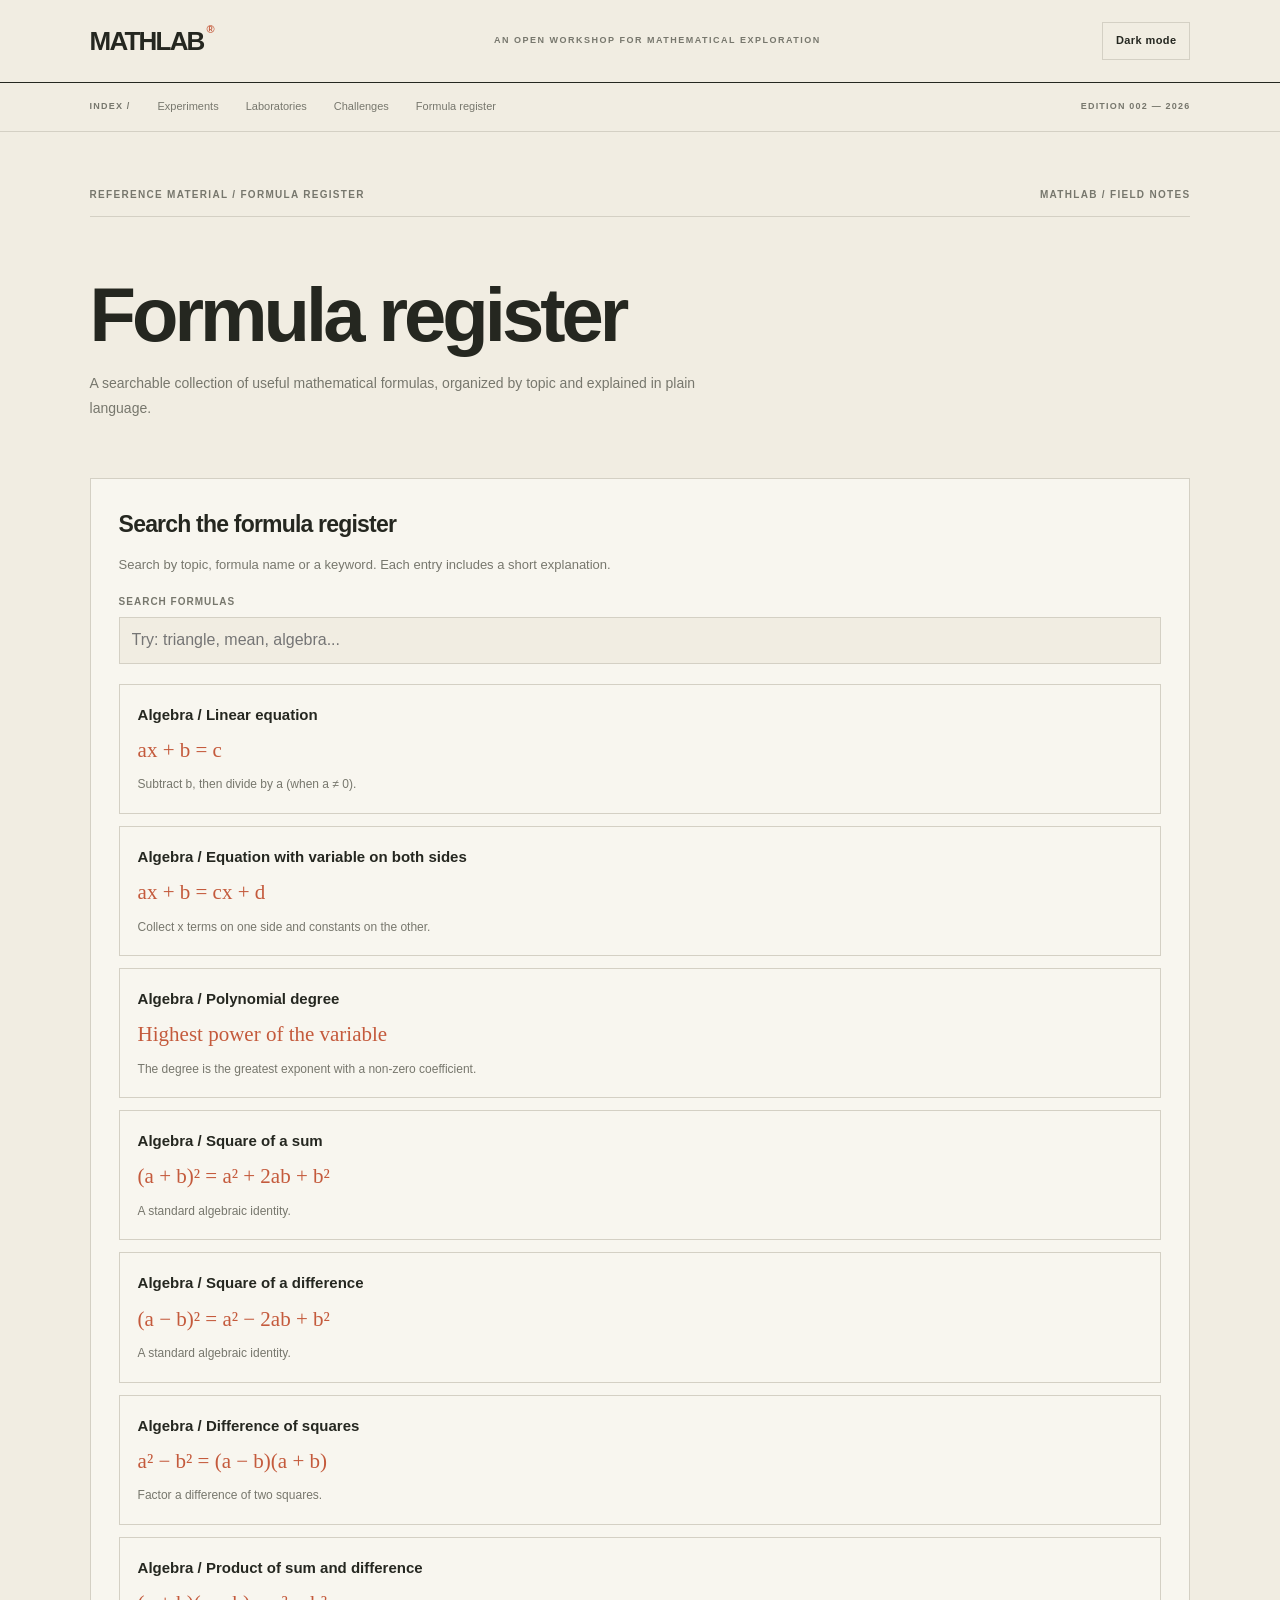
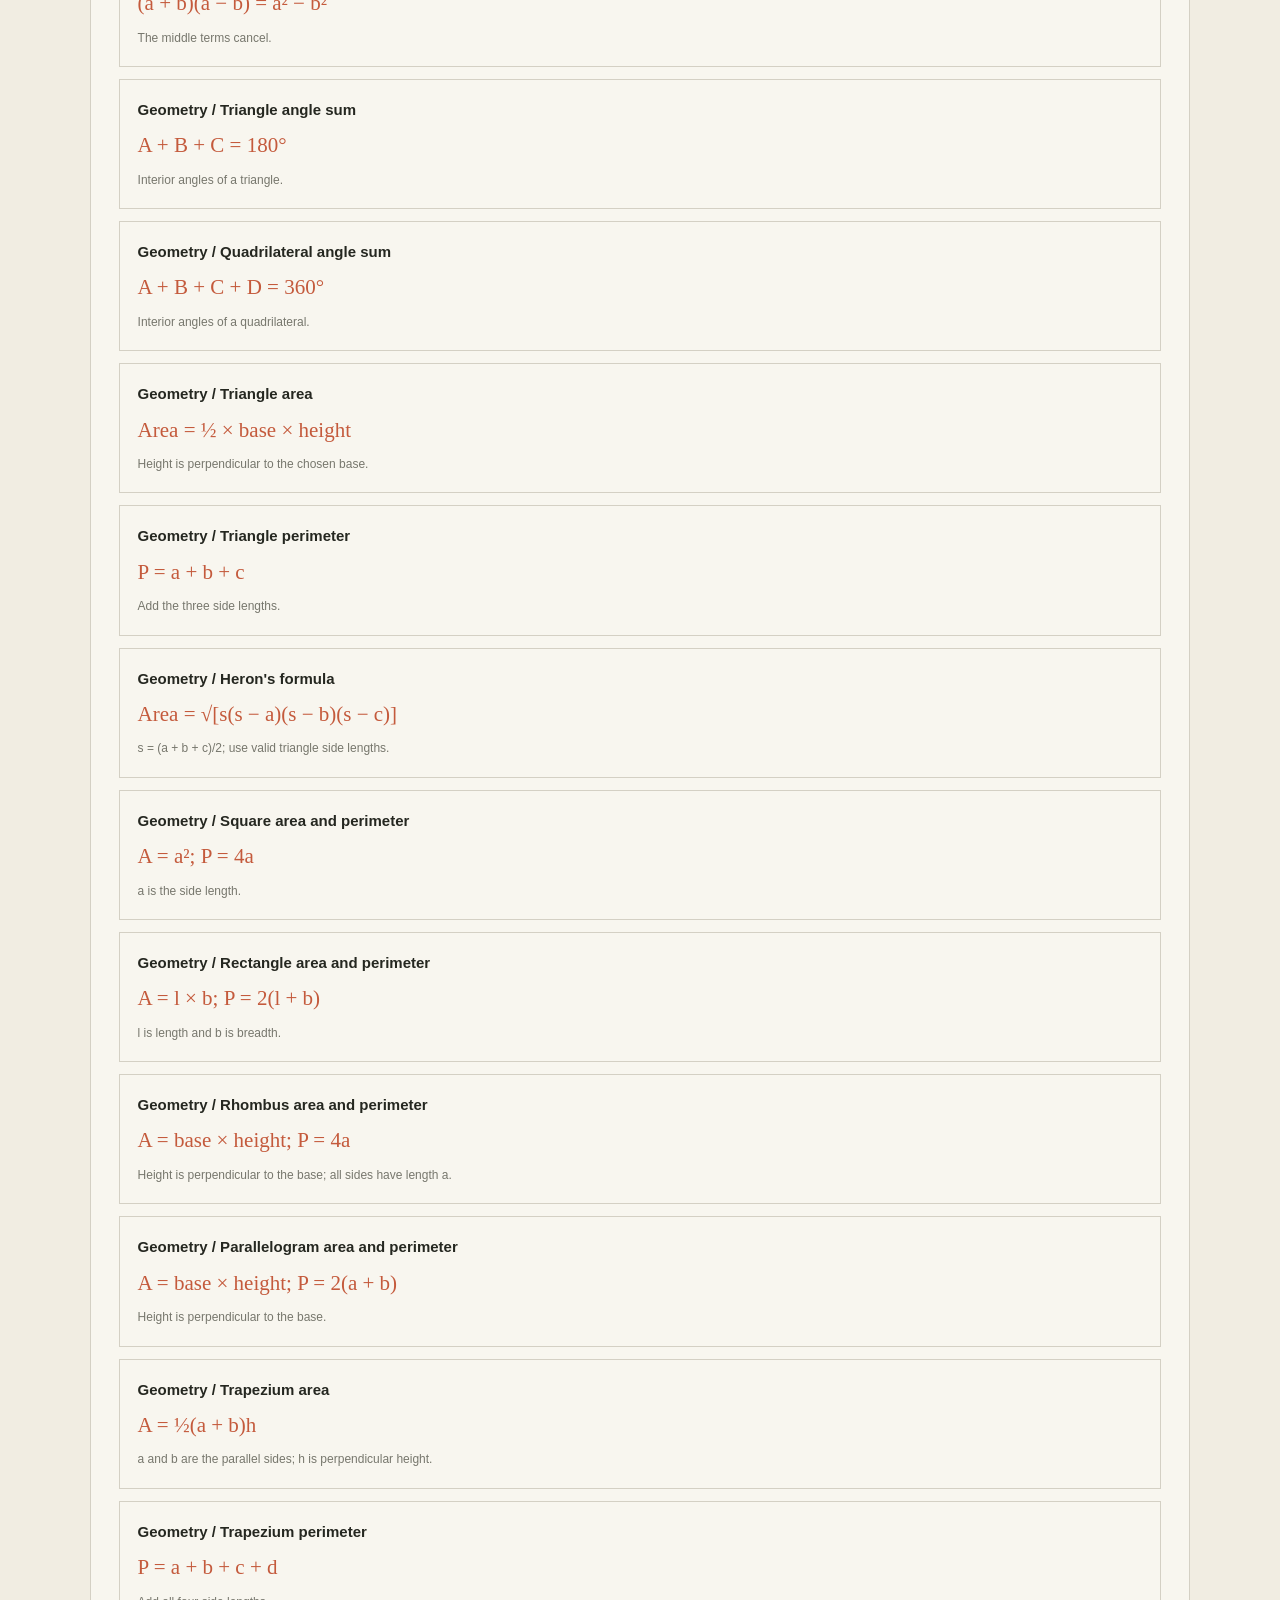
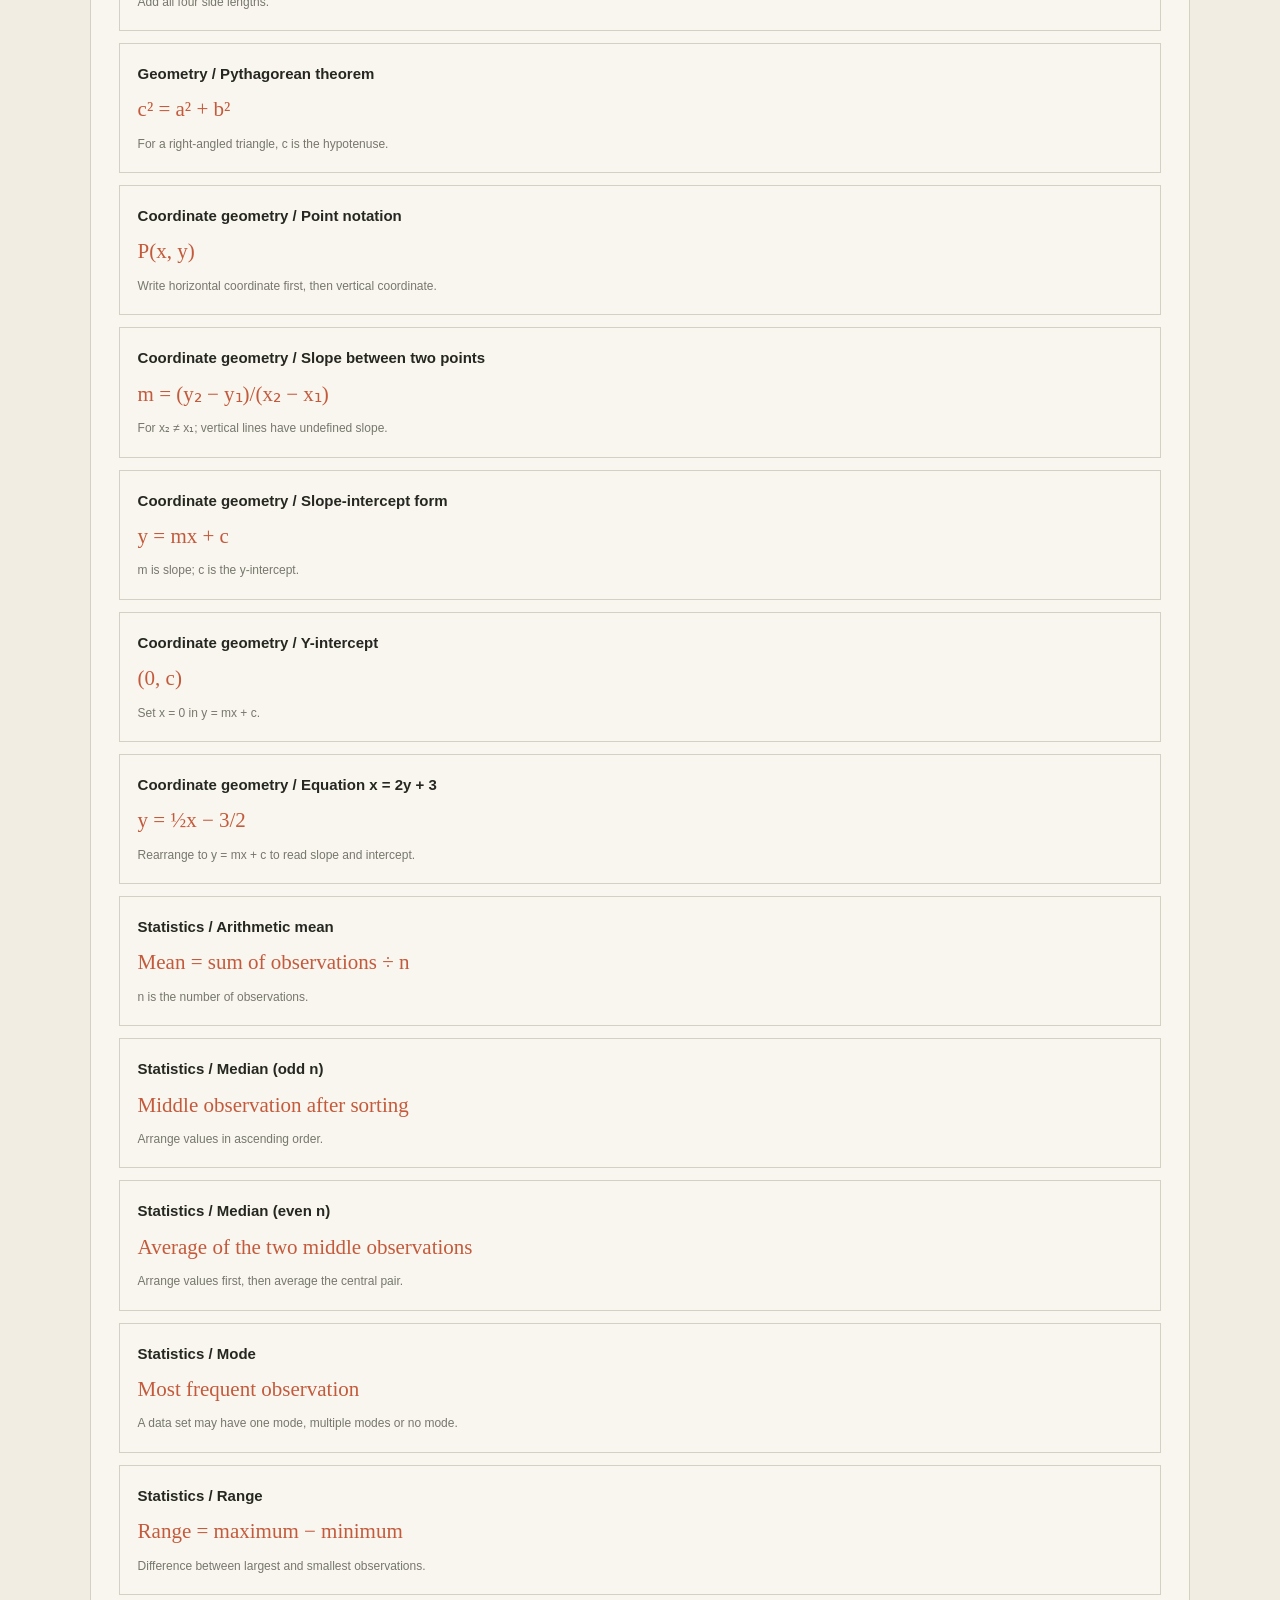
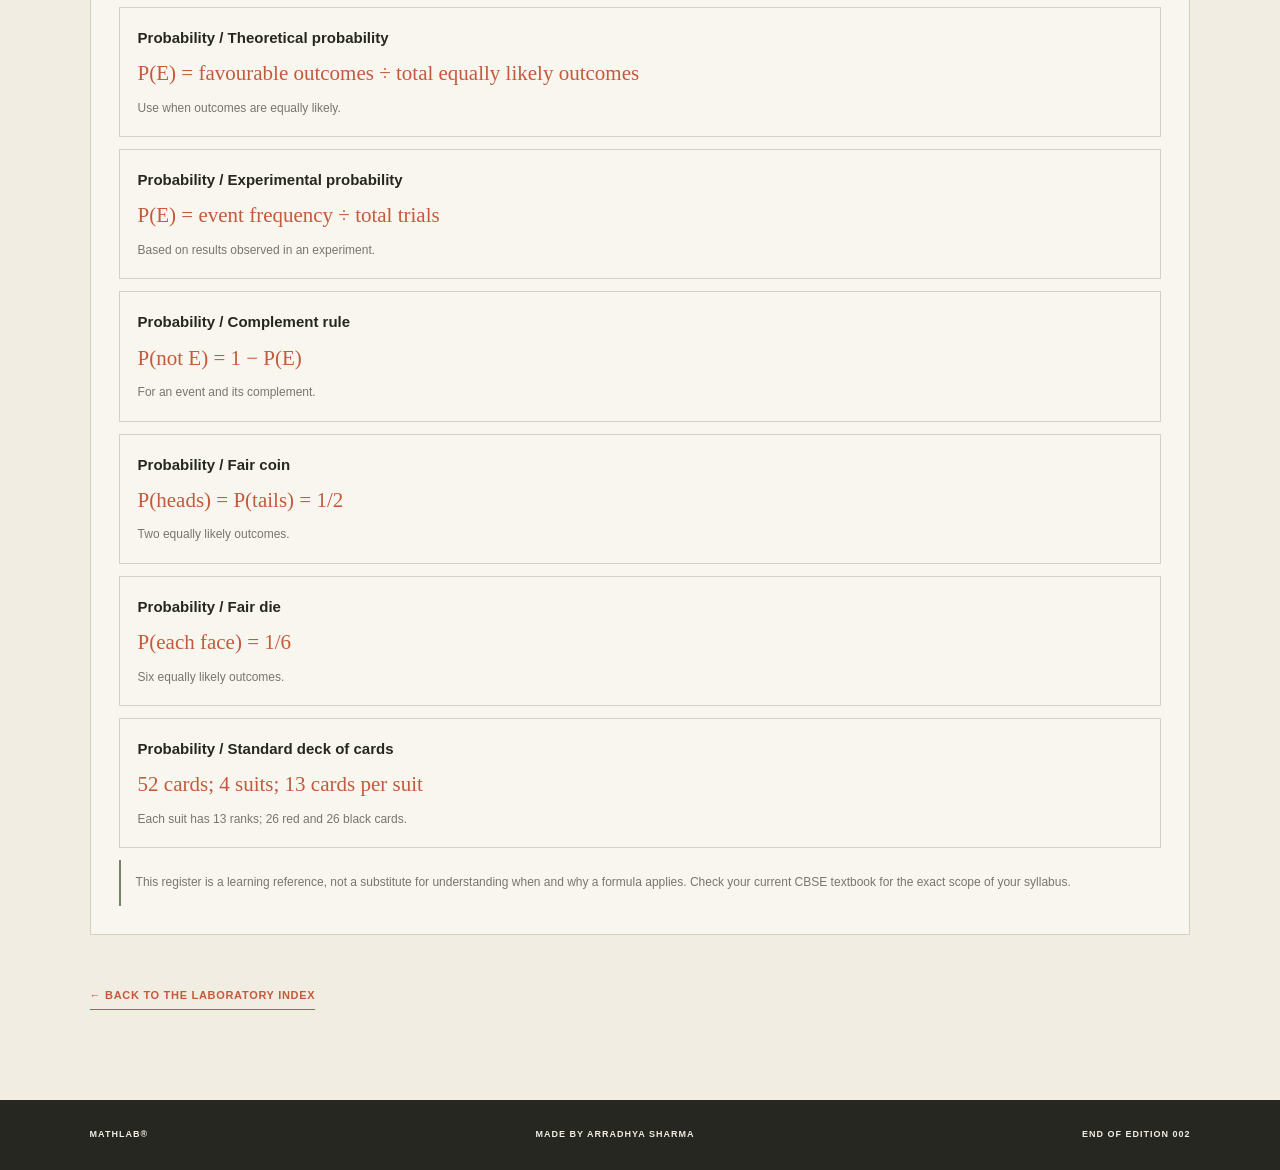
<file: pages/formulas.html>
<!DOCTYPE html>
<html lang="en">
<head>
<meta charset="UTF-8">
<meta name="viewport" content="width=device-width, initial-scale=1.0">
<meta name="description" content="A searchable collection of useful mathematical formulas, organized by topic and explained in plain language.">
<title>Formula register — MathLab</title>
<link rel="stylesheet" href="../style.css">
<link rel="stylesheet" href="../pages.css">
<script src="../script.js" defer></script>
<script src="../js/formulas.js" defer></script>
</head>
<body>
<header class="masthead">
  <a href="../index.html" class="brand">MATHLAB<span>®</span></a>
  <div class="masthead-caption">AN OPEN WORKSHOP FOR MATHEMATICAL EXPLORATION</div>
  <button id="theme-toggle" class="theme-toggle" type="button">Dark mode</button>
</header>
<nav class="navigation">
  <span class="nav-label">INDEX /</span>
  <a href="../index.html#experiments">Experiments</a>
  <a href="../index.html#laboratories">Laboratories</a>
  <a href="challenges.html">Challenges</a>
  <a href="formulas.html">Formula register</a>
  <span class="edition">EDITION 002 — 2026</span>
</nav>
<main class="page-main">
  <div class="page-topline"><span>REFERENCE MATERIAL / FORMULA REGISTER</span><span>MATHLAB / FIELD NOTES</span></div>
  <section class="page-intro"><h1>Formula register</h1><p>A searchable collection of useful mathematical formulas, organized by topic and explained in plain language.</p></section>
  
<section class="workspace">
<h2>Search the formula register</h2>
<p>Search by topic, formula name or a keyword. Each entry includes a short explanation.</p>
<div class="field" style="margin-top:18px"><label for="formula-search">SEARCH FORMULAS</label><input class="search-box" id="formula-search" type="search" placeholder="Try: triangle, mean, algebra..."></div>
<div class="formula-list" id="formula-results"></div>
<div class="note">This register is a learning reference, not a substitute for understanding when and why a formula applies. Check your current CBSE textbook for the exact scope of your syllabus.</div>
</section>
  <a class="back-link" href="../index.html#laboratories">← BACK TO THE LABORATORY INDEX</a>
</main>
<footer class="page-footer"><strong>MATHLAB®</strong><span>MADE BY ARRADHYA SHARMA</span><span>END OF EDITION 002</span></footer>
</body>
</html>
</file>
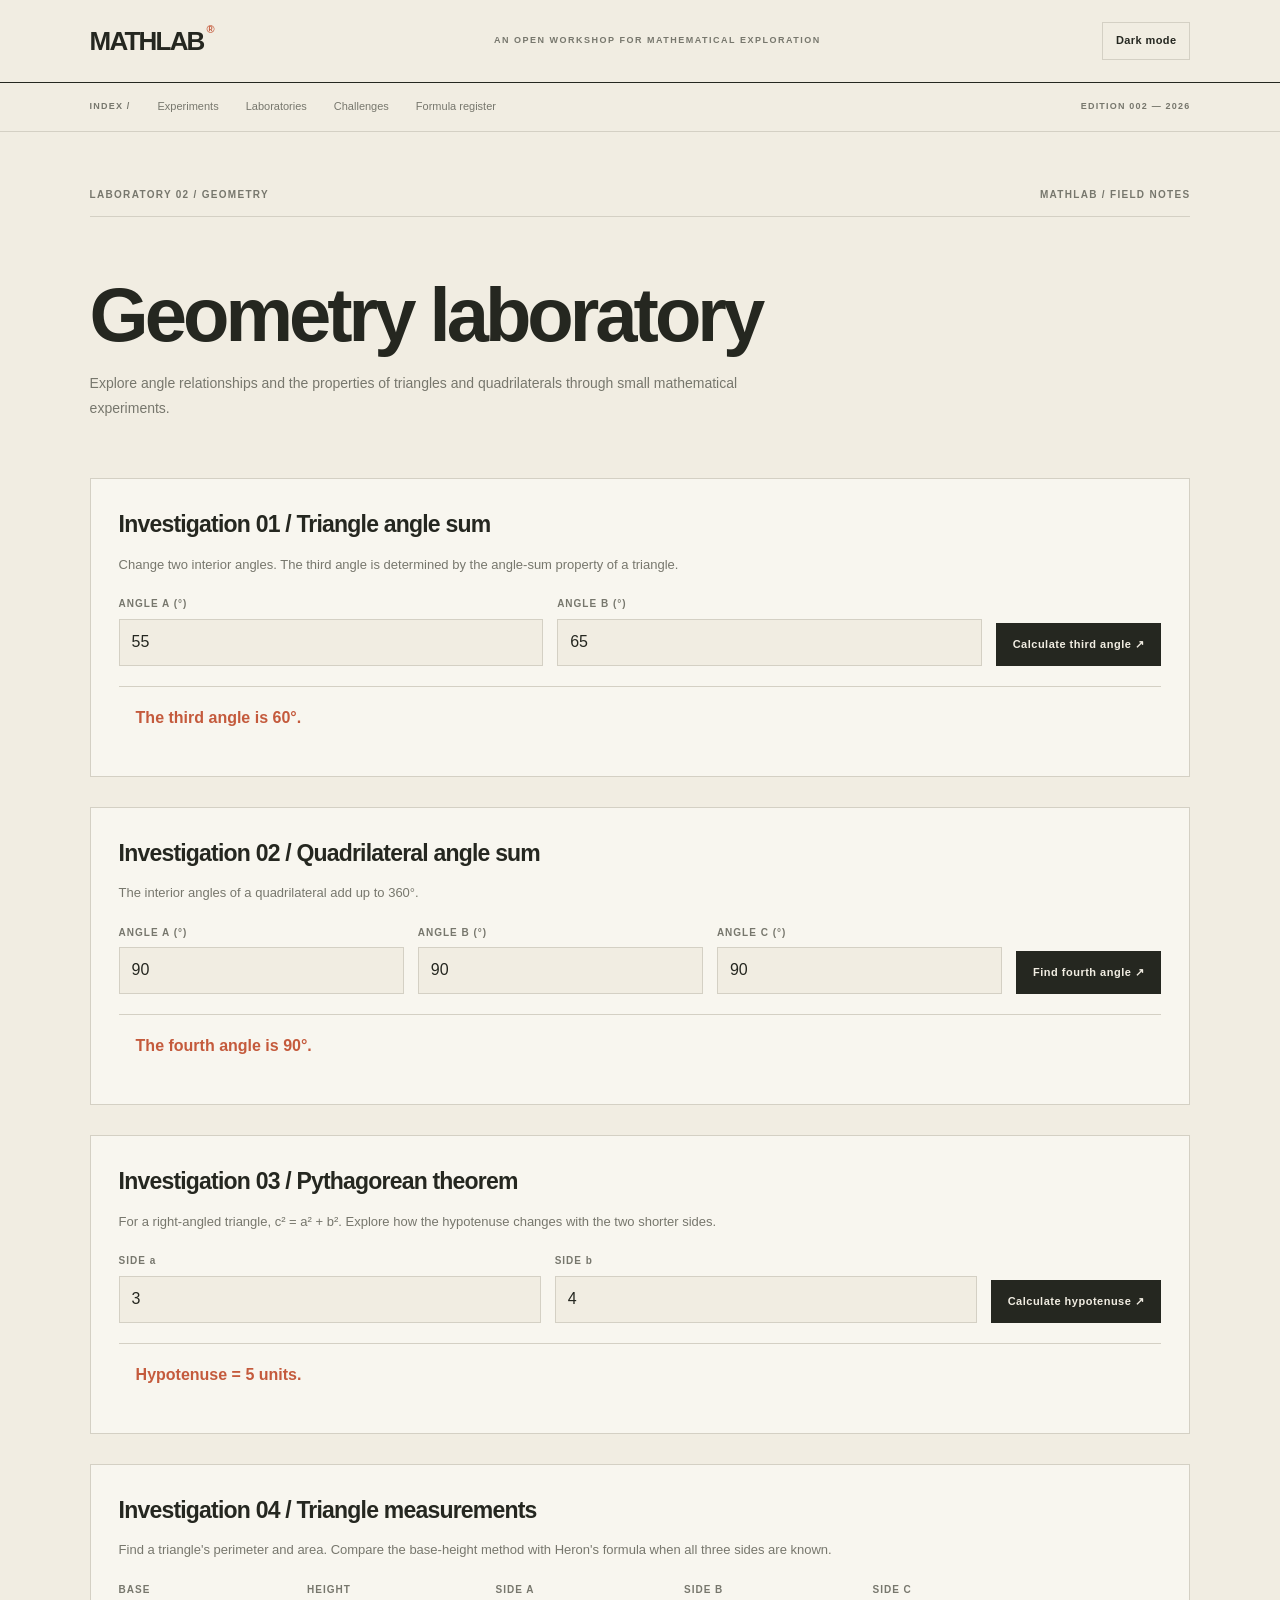
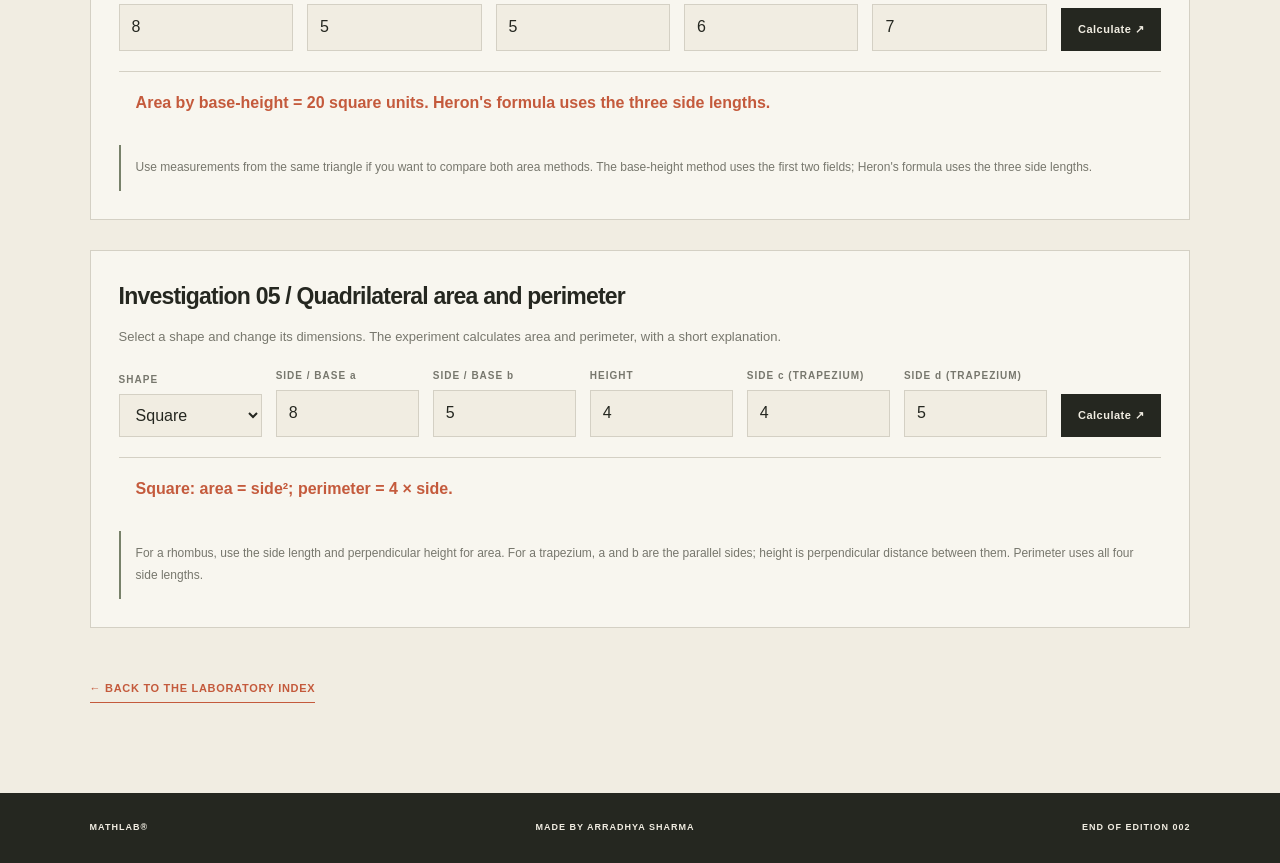
<file: pages/geometry.html>
<!DOCTYPE html>
<html lang="en">
<head>
<meta charset="UTF-8">
<meta name="viewport" content="width=device-width, initial-scale=1.0">
<meta name="description" content="Explore angle relationships and the properties of triangles and quadrilaterals through small mathematical experiments.">
<title>Geometry laboratory — MathLab</title>
<link rel="stylesheet" href="../style.css">
<link rel="stylesheet" href="../pages.css">
<script src="../script.js" defer></script>
<script src="../js/geometry.js" defer></script>
</head>
<body>
<header class="masthead">
  <a href="../index.html" class="brand">MATHLAB<span>®</span></a>
  <div class="masthead-caption">AN OPEN WORKSHOP FOR MATHEMATICAL EXPLORATION</div>
  <button id="theme-toggle" class="theme-toggle" type="button">Dark mode</button>
</header>
<nav class="navigation">
  <span class="nav-label">INDEX /</span>
  <a href="../index.html#experiments">Experiments</a>
  <a href="../index.html#laboratories">Laboratories</a>
  <a href="challenges.html">Challenges</a>
  <a href="formulas.html">Formula register</a>
  <span class="edition">EDITION 002 — 2026</span>
</nav>
<main class="page-main">
  <div class="page-topline"><span>LABORATORY 02 / GEOMETRY</span><span>MATHLAB / FIELD NOTES</span></div>
  <section class="page-intro"><h1>Geometry laboratory</h1><p>Explore angle relationships and the properties of triangles and quadrilaterals through small mathematical experiments.</p></section>
  
<section class="workspace">
<h2>Investigation 01 / Triangle angle sum</h2>
<p>Change two interior angles. The third angle is determined by the angle-sum property of a triangle.</p>
<div class="control-row">
 <div class="field"><label for="angle-a">ANGLE A (°)</label><input id="angle-a" type="number" value="55" min="1" max="178"></div>
 <div class="field"><label for="angle-b">ANGLE B (°)</label><input id="angle-b" type="number" value="65" min="1" max="178"></div>
 <button class="action-button" id="triangle-calculate">Calculate third angle ↗</button>
</div>
<div class="output" id="triangle-output" aria-live="polite">The third angle is 60°.</div>
</section>
<section class="workspace">
<h2>Investigation 02 / Quadrilateral angle sum</h2>
<p>The interior angles of a quadrilateral add up to 360°.</p>
<div class="control-row">
 <div class="field"><label for="quad-a">ANGLE A (°)</label><input id="quad-a" type="number" value="90"></div>
 <div class="field"><label for="quad-b">ANGLE B (°)</label><input id="quad-b" type="number" value="90"></div>
 <div class="field"><label for="quad-c">ANGLE C (°)</label><input id="quad-c" type="number" value="90"></div>
 <button class="action-button" id="quad-calculate">Find fourth angle ↗</button>
</div>
<div class="output" id="quad-output" aria-live="polite">The fourth angle is 90°.</div>
</section>
<section class="workspace">
<h2>Investigation 03 / Pythagorean theorem</h2>
<p>For a right-angled triangle, c² = a² + b². Explore how the hypotenuse changes with the two shorter sides.</p>
<div class="control-row">
 <div class="field"><label for="side-a">SIDE a</label><input id="side-a" type="number" value="3" min="0.1" step="any"></div>
 <div class="field"><label for="side-b">SIDE b</label><input id="side-b" type="number" value="4" min="0.1" step="any"></div>
 <button class="action-button" id="pythagoras-calculate">Calculate hypotenuse ↗</button>
</div>
<div class="output" id="pythagoras-output" aria-live="polite">Hypotenuse = 5 units.</div>
</section>
<section class="workspace">
<h2>Investigation 04 / Triangle measurements</h2>
<p>Find a triangle's perimeter and area. Compare the base-height method with Heron's formula when all three sides are known.</p>
<div class="control-row">
 <div class="field"><label for="tri-base">BASE</label><input id="tri-base" type="number" min="0.1" step="any" value="8"></div>
 <div class="field"><label for="tri-height">HEIGHT</label><input id="tri-height" type="number" min="0.1" step="any" value="5"></div>
 <div class="field"><label for="tri-side-a">SIDE A</label><input id="tri-side-a" type="number" min="0.1" step="any" value="5"></div>
 <div class="field"><label for="tri-side-b">SIDE B</label><input id="tri-side-b" type="number" min="0.1" step="any" value="6"></div>
 <div class="field"><label for="tri-side-c">SIDE C</label><input id="tri-side-c" type="number" min="0.1" step="any" value="7"></div>
 <button class="action-button" id="triangle-measure">Calculate ↗</button>
</div><div class="output" id="triangle-measure-output" aria-live="polite">Area by base-height = 20 square units. Heron's formula uses the three side lengths.</div><div class="note">Use measurements from the same triangle if you want to compare both area methods. The base-height method uses the first two fields; Heron's formula uses the three side lengths.</div>
</section>
<section class="workspace">
<h2>Investigation 05 / Quadrilateral area and perimeter</h2>
<p>Select a shape and change its dimensions. The experiment calculates area and perimeter, with a short explanation.</p>
<div class="control-row"><div class="field"><label for="shape-type">SHAPE</label><select id="shape-type"><option value="square">Square</option><option value="rectangle">Rectangle</option><option value="rhombus">Rhombus</option><option value="parallelogram">Parallelogram</option><option value="trapezium">Trapezium</option></select></div>
<div class="field"><label for="shape-a">SIDE / BASE a</label><input id="shape-a" type="number" value="8" min="0.1" step="any"></div>
<div class="field"><label for="shape-b">SIDE / BASE b</label><input id="shape-b" type="number" value="5" min="0.1" step="any"></div>
<div class="field"><label for="shape-height">HEIGHT</label><input id="shape-height" type="number" value="4" min="0.1" step="any"></div>
<div class="field"><label for="shape-side-c">SIDE c (TRAPEZIUM)</label><input id="shape-side-c" type="number" value="4" min="0.1" step="any"></div>
<div class="field"><label for="shape-side-d">SIDE d (TRAPEZIUM)</label><input id="shape-side-d" type="number" value="5" min="0.1" step="any"></div>
<button class="action-button" id="shape-calculate">Calculate ↗</button></div>
<div class="output" id="shape-output" aria-live="polite">Square: area = side²; perimeter = 4 × side.</div>
<div class="note">For a rhombus, use the side length and perpendicular height for area. For a trapezium, a and b are the parallel sides; height is perpendicular distance between them. Perimeter uses all four side lengths.</div>
</section>
  <a class="back-link" href="../index.html#laboratories">← BACK TO THE LABORATORY INDEX</a>
</main>
<footer class="page-footer"><strong>MATHLAB®</strong><span>MADE BY ARRADHYA SHARMA</span><span>END OF EDITION 002</span></footer>
</body>
</html>
</file>
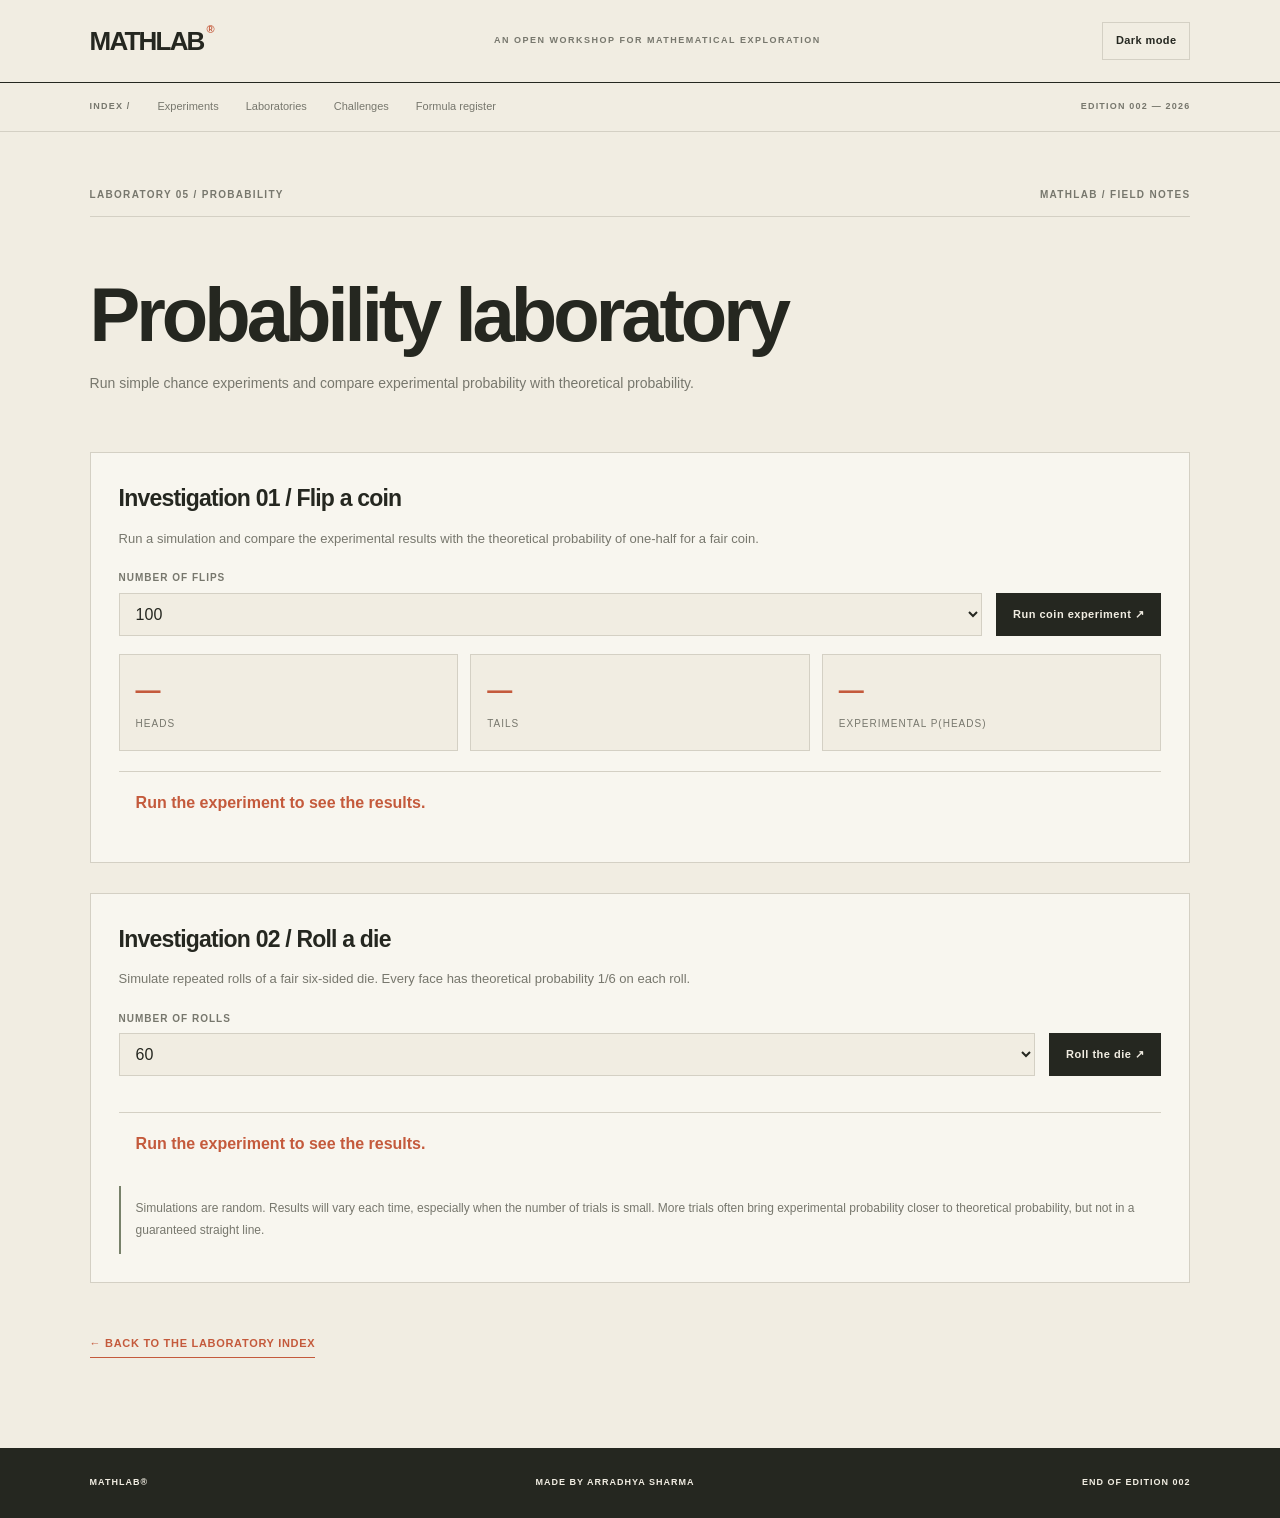
<file: pages/probability.html>
<!DOCTYPE html>
<html lang="en">
<head>
<meta charset="UTF-8">
<meta name="viewport" content="width=device-width, initial-scale=1.0">
<meta name="description" content="Run simple chance experiments and compare experimental probability with theoretical probability.">
<title>Probability laboratory — MathLab</title>
<link rel="stylesheet" href="../style.css">
<link rel="stylesheet" href="../pages.css">
<script src="../script.js" defer></script>
<script src="../js/probability.js" defer></script>
</head>
<body>
<header class="masthead">
  <a href="../index.html" class="brand">MATHLAB<span>®</span></a>
  <div class="masthead-caption">AN OPEN WORKSHOP FOR MATHEMATICAL EXPLORATION</div>
  <button id="theme-toggle" class="theme-toggle" type="button">Dark mode</button>
</header>
<nav class="navigation">
  <span class="nav-label">INDEX /</span>
  <a href="../index.html#experiments">Experiments</a>
  <a href="../index.html#laboratories">Laboratories</a>
  <a href="challenges.html">Challenges</a>
  <a href="formulas.html">Formula register</a>
  <span class="edition">EDITION 002 — 2026</span>
</nav>
<main class="page-main">
  <div class="page-topline"><span>LABORATORY 05 / PROBABILITY</span><span>MATHLAB / FIELD NOTES</span></div>
  <section class="page-intro"><h1>Probability laboratory</h1><p>Run simple chance experiments and compare experimental probability with theoretical probability.</p></section>
  
<section class="workspace">
<h2>Investigation 01 / Flip a coin</h2>
<p>Run a simulation and compare the experimental results with the theoretical probability of one-half for a fair coin.</p>
<div class="control-row">
 <div class="field"><label for="coin-trials">NUMBER OF FLIPS</label><select id="coin-trials"><option>10</option><option>50</option><option selected>100</option><option>500</option><option>1000</option><option>5000</option></select></div>
 <button class="action-button" id="flip-coin">Run coin experiment ↗</button>
</div>
<div class="metric-grid">
 <div class="metric"><strong id="heads-count">—</strong><span>Heads</span></div>
 <div class="metric"><strong id="tails-count">—</strong><span>Tails</span></div>
 <div class="metric"><strong id="heads-probability">—</strong><span>Experimental P(heads)</span></div>
</div>
<div class="output" id="coin-output" aria-live="polite">Run the experiment to see the results.</div>
</section>
<section class="workspace">
<h2>Investigation 02 / Roll a die</h2>
<p>Simulate repeated rolls of a fair six-sided die. Every face has theoretical probability 1/6 on each roll.</p>
<div class="control-row">
 <div class="field"><label for="die-trials">NUMBER OF ROLLS</label><select id="die-trials"><option>12</option><option selected>60</option><option>120</option><option>600</option><option>1000</option><option>5000</option></select></div>
 <button class="action-button" id="roll-die">Roll the die ↗</button>
</div>
<div class="data-list" id="die-results"></div>
<div class="output" id="die-output" aria-live="polite">Run the experiment to see the results.</div>
<div class="note">Simulations are random. Results will vary each time, especially when the number of trials is small. More trials often bring experimental probability closer to theoretical probability, but not in a guaranteed straight line.</div>
</section>
  <a class="back-link" href="../index.html#laboratories">← BACK TO THE LABORATORY INDEX</a>
</main>
<footer class="page-footer"><strong>MATHLAB®</strong><span>MADE BY ARRADHYA SHARMA</span><span>END OF EDITION 002</span></footer>
</body>
</html>
</file>
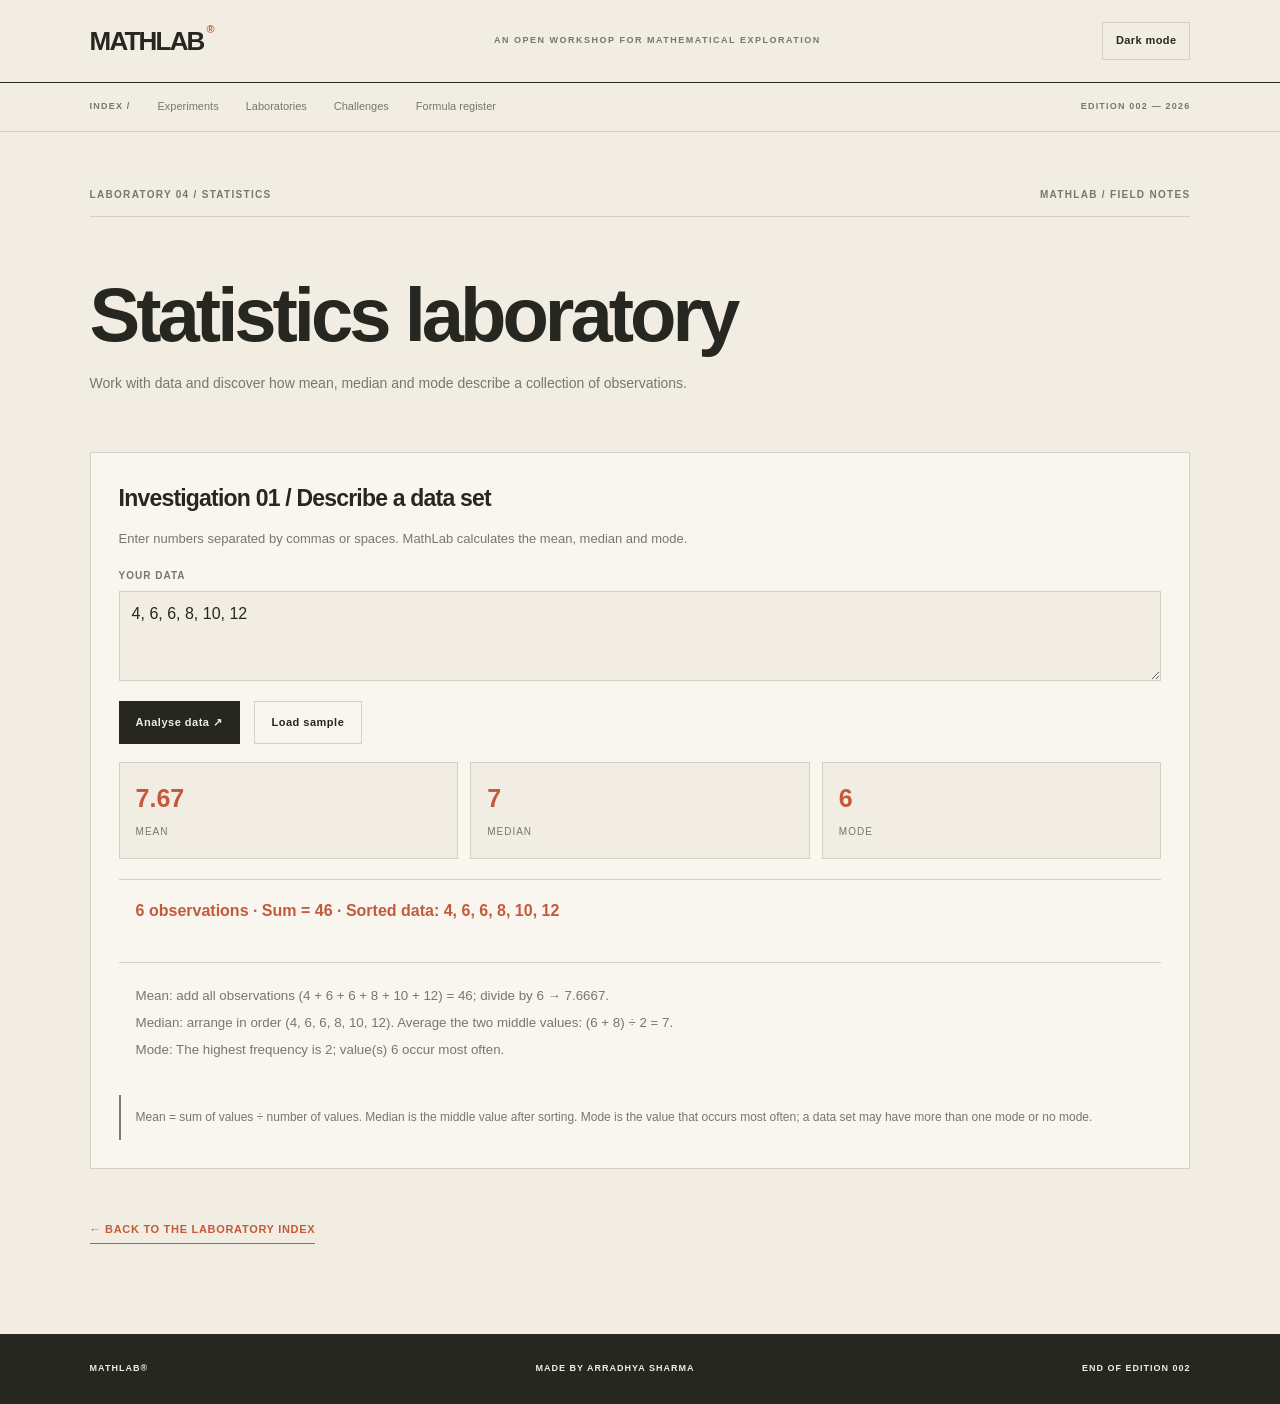
<file: pages/statistics.html>
<!DOCTYPE html>
<html lang="en">
<head>
<meta charset="UTF-8">
<meta name="viewport" content="width=device-width, initial-scale=1.0">
<meta name="description" content="Work with data and discover how mean, median and mode describe a collection of observations.">
<title>Statistics laboratory — MathLab</title>
<link rel="stylesheet" href="../style.css">
<link rel="stylesheet" href="../pages.css">
<script src="../script.js" defer></script>
<script src="../js/statistics.js" defer></script>
</head>
<body>
<header class="masthead">
  <a href="../index.html" class="brand">MATHLAB<span>®</span></a>
  <div class="masthead-caption">AN OPEN WORKSHOP FOR MATHEMATICAL EXPLORATION</div>
  <button id="theme-toggle" class="theme-toggle" type="button">Dark mode</button>
</header>
<nav class="navigation">
  <span class="nav-label">INDEX /</span>
  <a href="../index.html#experiments">Experiments</a>
  <a href="../index.html#laboratories">Laboratories</a>
  <a href="challenges.html">Challenges</a>
  <a href="formulas.html">Formula register</a>
  <span class="edition">EDITION 002 — 2026</span>
</nav>
<main class="page-main">
  <div class="page-topline"><span>LABORATORY 04 / STATISTICS</span><span>MATHLAB / FIELD NOTES</span></div>
  <section class="page-intro"><h1>Statistics laboratory</h1><p>Work with data and discover how mean, median and mode describe a collection of observations.</p></section>
  
<section class="workspace">
<h2>Investigation 01 / Describe a data set</h2>
<p>Enter numbers separated by commas or spaces. MathLab calculates the mean, median and mode.</p>
<div class="field" style="margin-top:18px"><label for="dataset">YOUR DATA</label><textarea id="dataset">4, 6, 6, 8, 10, 12</textarea></div>
<div class="control-row"><button class="action-button" id="analyse-data">Analyse data ↗</button><button class="action-button secondary-button" id="sample-data">Load sample</button></div>
<div class="metric-grid">
 <div class="metric"><strong id="mean-result">—</strong><span>Mean</span></div>
 <div class="metric"><strong id="median-result">—</strong><span>Median</span></div>
 <div class="metric"><strong id="mode-result">—</strong><span>Mode</span></div>
</div>
<div class="output" id="stats-output" aria-live="polite">Enter your data and select Analyse data.</div><div class="output" id="stats-steps" aria-live="polite">Worked steps will appear here.</div>
<div class="note">Mean = sum of values ÷ number of values. Median is the middle value after sorting. Mode is the value that occurs most often; a data set may have more than one mode or no mode.</div>
</section>
  <a class="back-link" href="../index.html#laboratories">← BACK TO THE LABORATORY INDEX</a>
</main>
<footer class="page-footer"><strong>MATHLAB®</strong><span>MADE BY ARRADHYA SHARMA</span><span>END OF EDITION 002</span></footer>
</body>
</html>
</file>
<file: style.css>
:root {
    color-scheme: light;

    --paper: #F1EDE2;
    --paper-light: #F8F6EF;
    --ink: #252720;
    --muted: #77776D;
    --line: #D4D0C4;
    --accent: #C45A3C;
    --olive: #78816A;
    --grid: #DDD9CE;

    --font: Arial, Helvetica, sans-serif;
    --page-width: 1320px;
    --gutter: 7%;
}

* {
    margin: 0;
    padding: 0;
    box-sizing: border-box;
}

html {
    scroll-behavior: smooth;
    scroll-padding-top: 30px;
}

body {
    background: var(--paper);
    color: var(--ink);
    font-family: var(--font);
    line-height: 1.55;
    -webkit-font-smoothing: antialiased;
}

a {
    color: inherit;
    text-decoration: none;
}

button,
input {
    font: inherit;
}

button {
    cursor: pointer;
}

::selection {
    background: var(--accent);
    color: #FFFFFF;
}


/* ==========================================
   PAGE WIDTH AND COMMON ELEMENTS
   ========================================== */

.masthead,
.navigation,
main,
.footer {
    width: 100%;
}

main {
    max-width: var(--page-width);
    margin: auto;
}

.opening,
.experiment-section,
.laboratories,
.challenge-section,
.formula-section {
    padding-left: var(--gutter);
    padding-right: var(--gutter);
}

.section-index {
    display: flex;
    justify-content: space-between;
    gap: 20px;
    padding-bottom: 12px;
    border-bottom: 1px solid var(--line);

    color: var(--muted);
    font-size: 10px;
    font-weight: 700;
    letter-spacing: 1.5px;
}


/* ==========================================
   MASTHEAD
   ========================================== */

.masthead {
    min-height: 83px;
    padding: 0 var(--gutter);

    display: flex;
    align-items: center;
    justify-content: space-between;
    gap: 25px;

    border-bottom: 1px solid var(--ink);
}

.brand {
    font-size: 26px;
    font-weight: 900;
    letter-spacing: -1.8px;
}

.brand span {
    color: var(--accent);
    font-size: 11px;
    vertical-align: top;
    margin-left: 3px;
}

.masthead-caption {
    color: var(--muted);
    font-size: 9px;
    font-weight: 700;
    letter-spacing: 1.5px;
    text-align: center;
}

.theme-toggle {
    border: 1px solid var(--line);
    background: transparent;
    color: var(--ink);

    padding: 9px 13px;

    font-size: 11px;
    font-weight: 700;
    letter-spacing: 0.4px;

    transition: background 0.2s, color 0.2s;
}

.theme-toggle:hover {
    background: var(--ink);
    color: var(--paper);
}


/* ==========================================
   NAVIGATION
   ========================================== */

.navigation {
    min-height: 49px;
    padding: 0 var(--gutter);

    display: flex;
    align-items: center;
    gap: 27px;

    border-bottom: 1px solid var(--line);
    overflow-x: auto;
}

.nav-label,
.edition {
    color: var(--muted);
    font-size: 9px;
    font-weight: 700;
    letter-spacing: 1.2px;
    white-space: nowrap;
}

.navigation a {
    color: var(--muted);
    font-size: 11px;
    white-space: nowrap;
    transition: color 0.2s;
}

.navigation a:hover {
    color: var(--accent);
}

.edition {
    margin-left: auto;
}


/* ==========================================
   OPENING / INTRODUCTION
   ========================================== */

.opening {
    padding-top: 95px;
    padding-bottom: 75px;
}

.opening-meta {
    display: flex;
    justify-content: space-between;
    gap: 20px;

    color: var(--muted);
    font-size: 10px;
    font-weight: 700;
    letter-spacing: 1.3px;
}

.opening h1 {
    margin-top: 52px;
    margin-bottom: 38px;

    font-size: clamp(55px, 8.3vw, 112px);
    line-height: 0.98;
    letter-spacing: -7px;
    font-weight: 800;
}

.opening h1 em {
    color: var(--accent);
    font-family: Georgia, "Times New Roman", serif;
    font-weight: 400;
    letter-spacing: -5px;
}

.opening-bottom {
    display: flex;
    align-items: flex-end;
    justify-content: space-between;
    gap: 35px;

    padding-top: 23px;
    border-top: 1px solid var(--ink);
}

.opening-bottom p {
    max-width: 440px;
    color: var(--muted);
    font-size: 14px;
    line-height: 1.9;
}

.text-action {
    display: inline-flex;
    align-items: center;
    gap: 18px;

    padding-bottom: 6px;
    border-bottom: 1px solid var(--accent);

    color: var(--accent);
    font-size: 11px;
    font-weight: 800;
    letter-spacing: 0.8px;

    white-space: nowrap;
    transition: gap 0.2s;
}

.text-action:hover {
    gap: 27px;
}


/* ==========================================
   EXPERIMENT SECTION
   ========================================== */

.experiment-section {
    padding-top: 65px;
    padding-bottom: 85px;

    background: var(--paper-light);
    border-top: 1px solid var(--line);
    border-bottom: 1px solid var(--line);
}

.experiment-heading {
    display: grid;
    grid-template-columns: 1fr 0.65fr;
    align-items: end;
    gap: 40px;

    padding-top: 38px;
    padding-bottom: 35px;
}

.small-label {
    margin-bottom: 13px;

    color: var(--accent);
    font-size: 9px;
    font-weight: 800;
    letter-spacing: 1.5px;
}

.experiment-heading h2,
.section-title-row h2 {
    font-size: clamp(30px, 4vw, 48px);
    line-height: 1.08;
    letter-spacing: -2px;
}

.experiment-description {
    max-width: 360px;
    color: var(--muted);
    font-size: 13px;
    line-height: 1.9;
}


/* ==========================================
   GRAPH WORKSPACE
   ========================================== */

.experiment-layout {
    display: grid;
    grid-template-columns: 1.5fr 0.65fr;
    border: 1px solid var(--line);
}

.graph-area {
    min-width: 0;
    padding: 20px;
    border-right: 1px solid var(--line);
}

.graph-area svg {
    display: block;
    width: 100%;
    height: auto;
    overflow: visible;
}

.graph-axis {
    stroke: var(--ink);
    stroke-width: 1.5;
}

.axis-arrow {
    fill: var(--ink);
}

.axis-label {
    fill: var(--ink);
    font-size: 12px;
    font-weight: 700;
}

.graph-numbers {
    fill: var(--muted);
    font-size: 10px;
}

.point-guide {
    stroke: var(--olive);
    stroke-width: 1.4;
    stroke-dasharray: 4 4;
}

.plotted-point {
    fill: var(--accent);
    stroke: var(--paper-light);
    stroke-width: 2;
}

.point-label {
    fill: var(--accent);
    font-size: 13px;
    font-weight: 700;
}

.graph-caption {
    padding-top: 12px;
    border-top: 1px solid var(--line);

    color: var(--muted);
    font-size: 9px;
    font-weight: 700;
    letter-spacing: 1.2px;
}


/* ==========================================
   EXPERIMENT CONTROLS
   ========================================== */

.experiment-controls {
    padding: 28px 24px;
    display: flex;
    flex-direction: column;
    align-items: stretch;
}

.experiment-controls h3 {
    margin-bottom: 8px;
    font-size: 22px;
    letter-spacing: -0.8px;
}

.control-description {
    margin-bottom: 28px;
    color: var(--muted);
    font-size: 12px;
    line-height: 1.8;
}

.experiment-controls label {
    margin-bottom: 7px;

    color: var(--muted);
    font-size: 9px;
    font-weight: 800;
    letter-spacing: 1px;
}

.experiment-controls input {
    width: 100%;
    height: 43px;
    margin-bottom: 20px;
    padding: 0 12px;

    background: transparent;
    color: var(--ink);

    border: 1px solid var(--line);
    border-radius: 0;
    outline: none;

    font-size: 15px;
}

.experiment-controls input:focus {
    border-color: var(--accent);
}

.plot-button {
    min-height: 44px;
    border: 0;
    padding: 10px 14px;

    background: var(--ink);
    color: var(--paper);

    font-size: 11px;
    font-weight: 700;
    letter-spacing: 0.6px;

    transition: background 0.2s;
}

.plot-button:hover {
    background: var(--accent);
}

.result-area {
    margin-top: 25px;
    padding-top: 17px;
    border-top: 1px solid var(--line);
}

.result-area span {
    color: var(--muted);
    font-size: 9px;
    font-weight: 800;
    letter-spacing: 1px;
}

.result-area p {
    margin-top: 7px;
    color: var(--accent);
    font-size: 18px;
    font-weight: 700;
}


/* ==========================================
   LABORATORY INDEX
   ========================================== */

.laboratories {
    padding-top: 90px;
    padding-bottom: 100px;
}

.section-title-row {
    display: flex;
    align-items: flex-end;
    justify-content: space-between;
    gap: 25px;

    padding-top: 35px;
    padding-bottom: 35px;
}

.section-title-row p {
    max-width: 240px;
    color: var(--muted);
    font-size: 12px;
    line-height: 1.8;
}

.lab-list {
    border-top: 1px solid var(--ink);
}

.lab-entry {
    min-height: 94px;
    display: grid;
    grid-template-columns: 65px 1.1fr 1fr 35px;
    align-items: center;
    gap: 20px;

    border-bottom: 1px solid var(--line);
    transition: padding 0.2s, background 0.2s;
}

.lab-entry:hover {
    padding-left: 12px;
    padding-right: 12px;
    background: var(--paper-light);
}

.lab-id {
    color: var(--accent);
    font-family: Georgia, "Times New Roman", serif;
    font-size: 19px;
}

.lab-name {
    font-size: 19px;
    font-weight: 700;
    letter-spacing: -0.6px;
}

.lab-detail {
    color: var(--muted);
    font-size: 11px;
}

.lab-arrow {
    color: var(--accent);
    font-size: 21px;
    text-align: right;
}


/* ==========================================
   CHALLENGE SECTION
   ========================================== */

.challenge-section {
    padding-top: 65px;
    padding-bottom: 85px;

    background: var(--ink);
    color: var(--paper);
}

.challenge-section .section-index {
    border-color: #55564E;
    color: #B8B8A9;
}

.challenge-content {
    padding-top: 55px;
}

.challenge-content h2 {
    font-size: clamp(43px, 6vw, 75px);
    line-height: 1.03;
    letter-spacing: -4px;
}

.challenge-content p {
    max-width: 390px;
    margin-top: 23px;
    margin-bottom: 30px;

    color: #B8B8A9;
    font-size: 13px;
    line-height: 1.9;
}

.challenge-section .text-action {
    color: #D78A6F;
    border-color: #D78A6F;
}


/* ==========================================
   FORMULA REGISTER
   ========================================== */

.formula-section {
    padding-top: 75px;
    padding-bottom: 90px;
}

.formula-content {
    display: flex;
    align-items: flex-end;
    justify-content: space-between;
    gap: 30px;

    padding-top: 45px;
}

.formula-content h2 {
    font-size: clamp(34px, 4vw, 49px);
    line-height: 1.1;
    letter-spacing: -2px;
}

.formula-content p {
    max-width: 390px;
    margin-top: 16px;

    color: var(--muted);
    font-size: 13px;
    line-height: 1.8;
}


/* ==========================================
   FOOTER
   ========================================== */

.footer {
    min-height: 150px;
    padding: 30px var(--gutter);

    display: grid;
    grid-template-columns: 1fr 1fr;
    align-items: center;
    gap: 14px;

    background: var(--ink);
    color: var(--paper);
}

.footer-brand {
    font-size: 24px;
    font-weight: 900;
    letter-spacing: -1.5px;
}

.footer p,
.footer > span {
    color: #B8B8A9;
    font-size: 9px;
    font-weight: 700;
    letter-spacing: 1px;
}

.footer p:nth-of-type(2),
.footer > span {
    text-align: right;
}


/* ==========================================
   DARK THEME
   ========================================== */

body.dark-theme {
    color-scheme: dark;

    --paper: #20211D;
    --paper-light: #292A24;
    --ink: #E9E5D9;
    --muted: #AAA99C;
    --line: #494A40;
    --accent: #DC8060;
    --olive: #A5AD8B;
    --grid: #42443B;
}

body.dark-theme .footer {
    background: #151611;
}

body.dark-theme .challenge-section {
    background: #151611;
}

body.dark-theme .experiment-controls input {
    background: #20211D;
}

body.dark-theme .graph-area svg rect {
    fill: url(#minor-grid);
}

body.dark-theme .graph-area svg pattern path {
    stroke: var(--line);
}

body.dark-theme .plotted-point {
    stroke: var(--paper-light);
}


/* ==========================================
   TABLET
   ========================================== */

@media (max-width: 900px) {

    :root {
        --gutter: 5%;
    }

    .masthead-caption {
        font-size: 8px;
    }

    .navigation {
        gap: 19px;
    }

    .opening h1 {
        letter-spacing: -4px;
    }

    .experiment-layout {
        grid-template-columns: 1fr;
    }

    .graph-area {
        border-right: 0;
        border-bottom: 1px solid var(--line);
    }

    .experiment-controls {
        display: grid;
        grid-template-columns: 1fr 1fr;
        gap: 10px 18px;
    }

    .experiment-controls .small-label,
    .experiment-controls h3,
    .experiment-controls .control-description,
    .experiment-controls .plot-button,
    .experiment-controls .result-area {
        grid-column: 1 / -1;
    }

    .experiment-controls input {
        margin-bottom: 5px;
    }
}


/* ==========================================
   MOBILE
   ========================================== */

@media (max-width: 600px) {

    :root {
        --gutter: 6%;
    }

    .masthead {
        min-height: 72px;
        gap: 10px;
    }

    .brand {
        font-size: 22px;
    }

    .masthead-caption {
        display: none;
    }

    .theme-toggle {
        padding: 8px 9px;
        font-size: 10px;
    }

    .navigation {
        min-height: 45px;
        gap: 17px;
    }

    .edition {
        display: none;
    }

    .opening {
        padding-top: 65px;
        padding-bottom: 55px;
    }

    .opening-meta {
        font-size: 8px;
        letter-spacing: 0.7px;
    }

    .opening h1 {
        margin-top: 40px;
        margin-bottom: 30px;
        font-size: clamp(47px, 12vw, 68px);
        letter-spacing: -3px;
    }

    .opening h1 em {
        letter-spacing: -2px;
    }

    .opening-bottom {
        align-items: flex-start;
        flex-direction: column;
        gap: 25px;
    }

    .opening-bottom p {
        font-size: 13px;
    }

    .experiment-section {
        padding-top: 45px;
        padding-bottom: 55px;
    }

    .section-index {
        font-size: 8px;
        letter-spacing: 0.8px;
    }

    .experiment-heading {
        grid-template-columns: 1fr;
        gap: 16px;
        padding-top: 28px;
    }

    .experiment-heading h2,
    .section-title-row h2 {
        font-size: 35px;
    }

    .graph-area {
        padding: 9px;
    }

    .experiment-controls {
        padding: 22px 17px;
        display: flex;
    }

    .experiment-controls input {
        margin-bottom: 15px;
    }

    .laboratories {
        padding-top: 60px;
        padding-bottom: 65px;
    }

    .section-title-row {
        align-items: flex-start;
        flex-direction: column;
        gap: 12px;
        padding-top: 27px;
        padding-bottom: 27px;
    }

    .lab-entry {
        min-height: 88px;
        grid-template-columns: 29px 1fr 22px;
        gap: 10px;
    }

    .lab-name {
        font-size: 16px;
    }

    .lab-detail {
        display: none;
    }

    .challenge-section {
        padding-top: 45px;
        padding-bottom: 60px;
    }

    .challenge-content {
        padding-top: 40px;
    }

    .challenge-content h2 {
        font-size: 49px;
        letter-spacing: -2.5px;
    }

    .formula-section {
        padding-top: 55px;
        padding-bottom: 65px;
    }

    .formula-content {
        align-items: flex-start;
        flex-direction: column;
        padding-top: 32px;
    }

    .formula-content h2 {
        font-size: 37px;
    }

    .footer {
        grid-template-columns: 1fr;
        gap: 13px;
    }

    .footer p:nth-of-type(2),
    .footer > span {
        text-align: left;
    }
}


/* ACCESSIBILITY AND INTERACTION STATES */
button:focus-visible, a:focus-visible, input:focus-visible, textarea:focus-visible, select:focus-visible {
    outline: 2px solid var(--accent);
    outline-offset: 3px;
}
[hidden] { display: none !important; }
</file>
<file: pages.css>
/* MATHLAB — LABORATORY PAGE SYSTEM */
.page-main { max-width: 1320px; margin: 0 auto; padding: 55px 7% 90px; }
.page-topline { display:flex; justify-content:space-between; gap:16px; color:var(--muted); font-size:10px; font-weight:700; letter-spacing:1.3px; border-bottom:1px solid var(--line); padding-bottom:13px; }
.page-intro { padding:48px 0 36px; }
.page-intro h1 { font-size:clamp(42px,7vw,76px); line-height:1; letter-spacing:-4px; margin:12px 0 18px; }
.page-intro h1 em { color:var(--accent); font-family:Georgia,serif; font-weight:400; }
.page-intro p { max-width:650px; color:var(--muted); line-height:1.85; font-size:14px; }
.workspace { background:var(--paper-light); border:1px solid var(--line); padding:28px; margin:20px 0 30px; }
.workspace h2 { font-size:23px; letter-spacing:-.8px; margin-bottom:10px; }
.workspace p { color:var(--muted); font-size:13px; line-height:1.8; }
.control-row { display:flex; flex-wrap:wrap; align-items:end; gap:14px; margin-top:20px; }
.field { display:flex; flex-direction:column; gap:7px; min-width:120px; flex:1; }
.field label { color:var(--muted); font-size:10px; font-weight:800; letter-spacing:1px; }
.field input,.field select,.field textarea,.search-box { width:100%; min-height:43px; padding:10px 12px; color:var(--ink); background:var(--paper); border:1px solid var(--line); border-radius:0; font:inherit; }
.field textarea { min-height:90px; resize:vertical; }
.action-button { min-height:43px; padding:10px 17px; background:var(--ink); color:var(--paper); border:0; font-size:11px; font-weight:800; letter-spacing:.5px; }
.action-button:hover { background:var(--accent); }
.secondary-button { background:transparent; color:var(--ink); border:1px solid var(--line); }
.output { margin-top:20px; padding:17px; border-top:1px solid var(--line); color:var(--accent); font-weight:700; line-height:1.7; }
.output small { display:block; color:var(--muted); font-weight:500; }
.note { margin-top:12px; padding:12px 15px; border-left:2px solid var(--olive); color:var(--muted); font-size:12px; line-height:1.8; }
.two-column { display:grid; grid-template-columns:1fr 1fr; gap:20px; }
.data-list { margin-top:16px; display:flex; flex-wrap:wrap; gap:8px; }
.data-chip { padding:7px 10px; background:var(--paper); border:1px solid var(--line); font-size:12px; }
.metric-grid { display:grid; grid-template-columns:repeat(3,1fr); gap:12px; margin-top:18px; }
.metric { padding:16px; background:var(--paper); border:1px solid var(--line); }
.metric strong { display:block; color:var(--accent); font-size:25px; }
.metric span { color:var(--muted); font-size:10px; text-transform:uppercase; letter-spacing:1px; }
.question-card { padding:20px 0; border-bottom:1px solid var(--line); }
.question-card h3 { font-size:16px; margin-bottom:12px; }
.option-list { display:grid; gap:8px; }
.option { display:flex; gap:9px; align-items:flex-start; padding:10px 12px; border:1px solid var(--line); cursor:pointer; font-size:13px; }
.option:hover { border-color:var(--accent); }
.formula-list { display:grid; gap:12px; margin-top:20px; }
.formula-card { padding:18px; border:1px solid var(--line); background:var(--paper-light); }
.formula-card h3 { font-size:15px; margin-bottom:8px; }
.formula-expression { color:var(--accent); font-family:Georgia,serif; font-size:21px; margin:8px 0; }
.formula-card p { color:var(--muted); font-size:12px; line-height:1.7; }
.back-link { display:inline-block; color:var(--accent); font-size:11px; font-weight:800; letter-spacing:.7px; margin-top:22px; border-bottom:1px solid var(--accent); padding-bottom:5px; }
.page-footer { padding:28px 7%; background:var(--ink); color:var(--paper); display:flex; justify-content:space-between; flex-wrap:wrap; gap:12px; font-size:9px; font-weight:700; letter-spacing:1px; }
@media(max-width:700px) {
 .page-main { padding:38px 6% 65px; }
 .page-intro { padding:35px 0 25px; }
 .page-intro h1 { letter-spacing:-2.5px; }
 .workspace { padding:19px; }
 .two-column { grid-template-columns:1fr; }
 .metric-grid { grid-template-columns:1fr; }
 .page-topline { font-size:8px; }
}

.topic-picker{display:grid;grid-template-columns:repeat(auto-fit,minmax(170px,1fr));gap:10px;margin:15px 0}.topic-picker label{display:flex;align-items:center;gap:8px;padding:10px;border:1px solid var(--line);font-size:13px;cursor:pointer}.topic-picker input{accent-color:var(--accent)}
.workspace input,.workspace select,.workspace textarea{max-width:100%}.workspace .field{min-width:130px;flex:1}.workspace .control-row{align-items:end}.workspace .metric-grid{grid-template-columns:repeat(3,minmax(0,1fr))}.workspace .output small{margin:5px 0;line-height:1.65}
@media(max-width:700px){.workspace .metric-grid{grid-template-columns:1fr}.topic-picker{grid-template-columns:1fr 1fr}}
</file>
